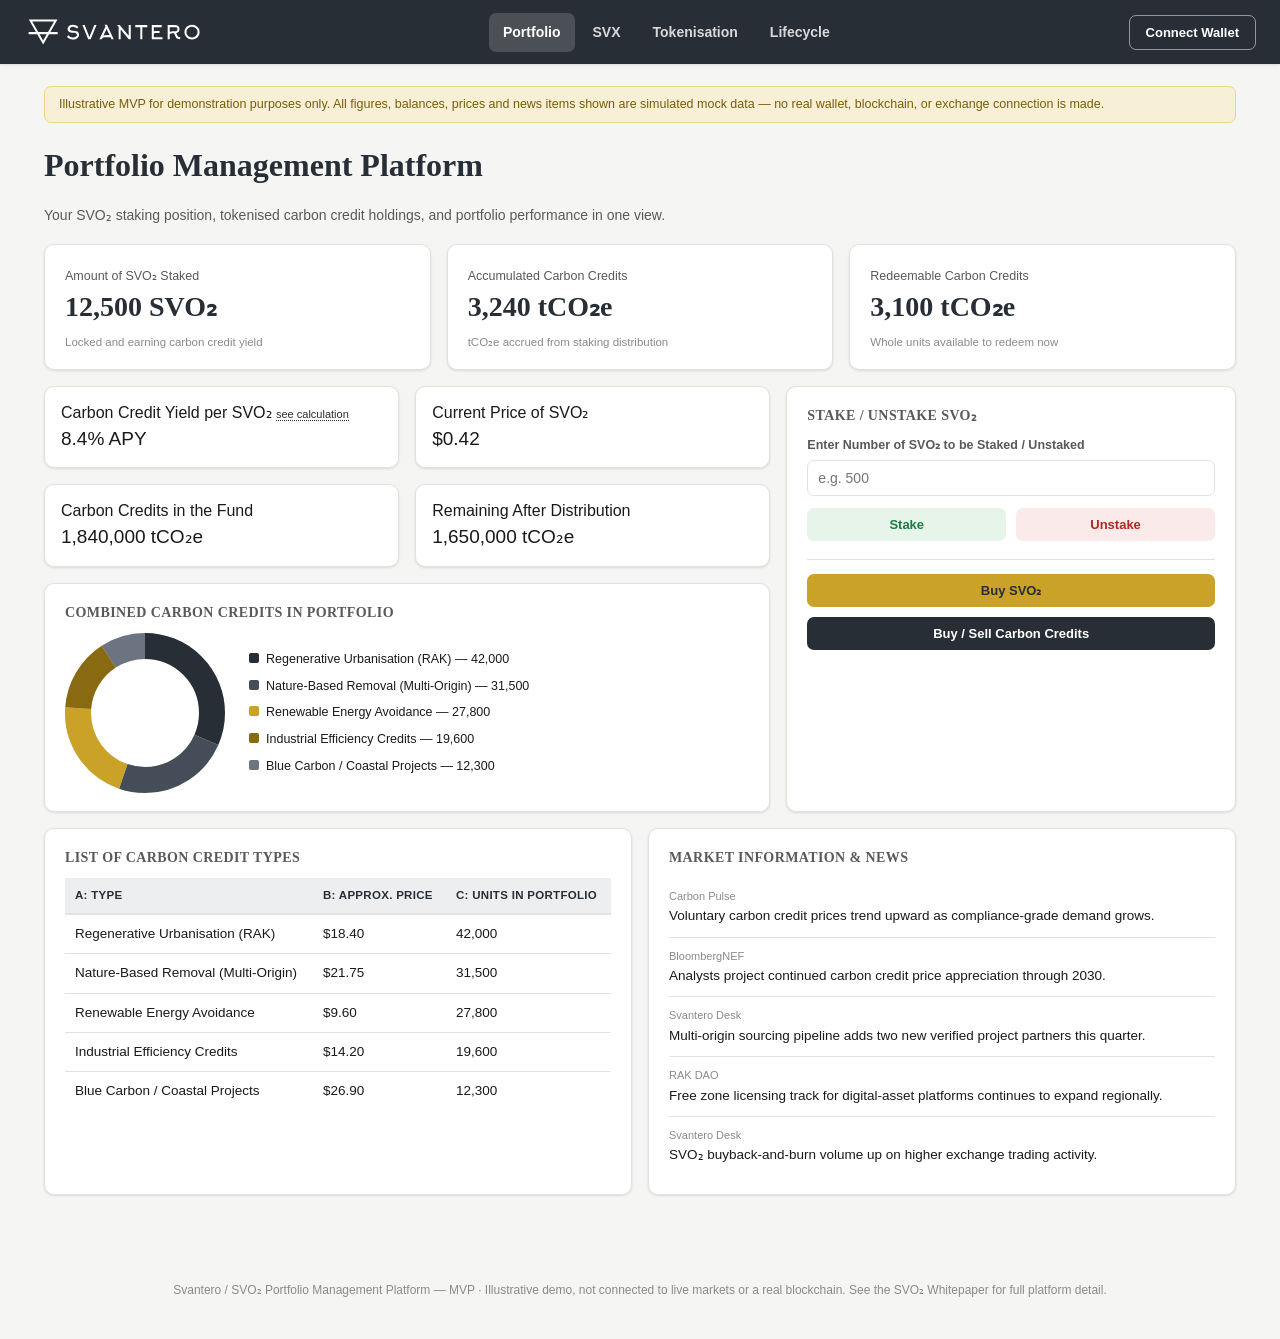
<file: index.html>
<!DOCTYPE html>
<html lang="en">
<head>
<meta charset="UTF-8">
<title>Svantero SVO₂ — Portfolio Management Platform (MVP)</title>
<meta name="viewport" content="width=device-width, initial-scale=1">
<meta name="description" content="Svantero SVO₂ Portfolio Management Platform — an illustrative MVP for staking SVO₂, holding tokenised carbon credits, and tracking portfolio performance. Simulated demo data only.">
<meta property="og:title" content="Svantero SVO₂ — Portfolio Management Platform (MVP)">
<meta property="og:description" content="Stake SVO₂, hold tokenised carbon credits, and track portfolio performance in one view. Illustrative demo.">
<meta property="og:type" content="website">
<link rel="icon" type="image/svg+xml" href="data:image/svg+xml,%3Csvg%20xmlns%3D%22http://www.w3.org/2000/svg%22%20viewBox%3D%220%200%20120%20120%22%3E%3Crect%20width%3D%22120%22%20height%3D%22120%22%20fill%3D%22%23282e35%22/%3E%3Cg%20transform%3D%22translate(15,14.865)%22%20fill%3D%22%23C9A227%22%3E%3Cpath%20d%3D%22M5,51h23.677L45,79.271L61.322,51H85v-6H64.786l19.63-34H5.584l19.63,34H5V51z%20M45,68.368L34.972,51h20.055L45,68.368z%20%20%20M14.765,16h60.47L58.492,45H31.508L14.765,16z%22/%3E%3C/g%3E%3C/svg%3E">
<link rel="stylesheet" href="style.css">
</head>
<body>

<header class="site-header" id="site-header"></header>

<div class="page-wrap">

  <div class="disclaimer-banner">
    Illustrative MVP for demonstration purposes only. All figures, balances, prices and news items shown are
    simulated mock data — no real wallet, blockchain, or exchange connection is made.
  </div>

  <div class="page-title">
    <div>
      <h1>Portfolio Management Platform</h1>
      <p>Your SVO₂ staking position, tokenised carbon credit holdings, and portfolio performance in one view.</p>
    </div>
  </div>

  <!-- Top stat row -->
  <div class="grid grid-3" style="margin-bottom:16px;">
    <div class="card stat-card">
      <div class="label">Amount of SVO₂ Staked</div>
      <div class="value" id="stat-staked">—</div>
      <div class="sub">Locked and earning carbon credit yield</div>
    </div>
    <div class="card stat-card">
      <div class="label">Accumulated Carbon Credits</div>
      <div class="value" id="stat-accumulated">—</div>
      <div class="sub">tCO₂e accrued from staking distribution</div>
    </div>
    <div class="card stat-card">
      <div class="label">Redeemable Carbon Credits</div>
      <div class="value" id="stat-redeemable">—</div>
      <div class="sub">Whole units available to redeem now</div>
    </div>
  </div>

  <!-- Main grid -->
  <div class="grid grid-main" style="margin-bottom:16px;">

    <div class="grid" style="grid-template-columns:1fr 1fr; align-content:start; gap:16px;">
      <div class="card stat-tile">
        <div class="label">Carbon Credit Yield per SVO₂ <span class="link-inline" onclick="SVO2.openModal('yield-modal')">see calculation</span></div>
        <div class="value" id="stat-yield">—</div>
      </div>
      <div class="card stat-tile">
        <div class="label">Current Price of SVO₂</div>
        <div class="value" id="stat-price">—</div>
      </div>
      <div class="card stat-tile">
        <div class="label">Carbon Credits in the Fund</div>
        <div class="value" id="stat-fund">—</div>
      </div>
      <div class="card stat-tile">
        <div class="label">Remaining After Distribution</div>
        <div class="value" id="stat-remaining">—</div>
      </div>

      <div class="card" style="grid-column:1/3;">
        <h3>Combined Carbon Credits in Portfolio</h3>
        <div class="chart-wrap">
          <svg width="160" height="160" id="portfolio-donut"></svg>
          <div class="legend" id="portfolio-legend"></div>
        </div>
      </div>
    </div>

    <!-- Right: staking + buy panels -->
    <div class="card">
      <h3>Stake / Unstake SVO₂</h3>
      <div class="field">
        <label for="stake-amount">Enter Number of SVO₂ to be Staked / Unstaked</label>
        <input type="number" id="stake-amount" placeholder="e.g. 500" min="0" max="100000000">
      </div>
      <div class="btn-row" style="margin-bottom:18px;">
        <button class="btn btn-buy btn-block" onclick="doStake('stake')">Stake</button>
        <button class="btn btn-sell btn-block" onclick="doStake('unstake')">Unstake</button>
      </div>
      <hr style="border:none;border-top:1px solid var(--border);margin:14px 0;">
      <button class="btn btn-primary btn-block" style="margin-bottom:10px;" onclick="SVO2.openModal('buy-svo-modal')">Buy SVO₂</button>
      <button class="btn btn-dark btn-block" onclick="SVO2.openModal('buy-cc-modal')">Buy / Sell Carbon Credits</button>
    </div>
  </div>

  <!-- Bottom row -->
  <div class="grid grid-2">
    <div class="card">
      <h3>List of Carbon Credit Types</h3>
      <div class="table-scroll"><table>
        <thead><tr><th>A: Type</th><th>B: Approx. Price</th><th>C: Units in Portfolio</th></tr></thead>
        <tbody id="cc-table-body"></tbody>
      </table></div>
    </div>
    <div class="card">
      <h3>Market Information &amp; News</h3>
      <div id="news-list"></div>
    </div>
  </div>

</div>

<div class="footer">
  Svantero / SVO₂ Portfolio Management Platform — MVP · Illustrative demo, not connected to live markets or a real blockchain.
  See the SVO₂ Whitepaper for full platform detail.
</div>

<!-- ===================== Modals ===================== -->

<div class="modal-overlay" id="yield-modal" aria-hidden="true">
  <div class="modal">
    <div class="modal-head"><h4>Carbon Credit Yield per SVO₂</h4><button class="modal-close" aria-label="Close" onclick="SVO2.closeModal('yield-modal')">&times;</button></div>
    <p style="font-size:13.5px;color:var(--grey);">
      Weighted average current price of carbon credits being distributed, divided by the price of SVO₂ (expressed
      as an annualised percentage yield).
    </p>
    <p style="font-family:Cambria,Georgia,serif;font-size:16px;text-align:center;background:var(--primary-pale);padding:12px;border-radius:8px;">
      Yc = (Vt × Fr) / Sc
    </p>
    <p style="font-size:12px;color:var(--grey-light);">
      Vt = transaction volume · Fr = platform fee rate · Sc = circulating supply. The headline figure shown is the
      current single-stake pool rate; distribution is recalculated automatically every 30 minutes.
    </p>
  </div>
</div>

<div class="modal-overlay" id="buy-svo-modal" aria-hidden="true">
  <div class="modal">
    <div class="modal-head"><h4>Buy SVO₂</h4><button class="modal-close" aria-label="Close" onclick="SVO2.closeModal('buy-svo-modal')">&times;</button></div>
    <div class="field">
      <label for="buy-svo-currency">Pay with</label>
      <select id="buy-svo-currency"><option>USDT</option><option>Digital Dirham (D-AED)</option><option>BTC</option><option>ETH</option></select>
    </div>
    <div class="field">
      <label for="buy-svo-amount">Amount to spend</label>
      <input type="number" id="buy-svo-amount" placeholder="e.g. 1000" min="0">
    </div>
    <button class="btn btn-primary btn-block" onclick="confirmBuySvo()">Confirm Purchase</button>
    <p class="modal-foot-note">Simulated transaction — settles instantly in this demo. No real funds are used. BTC/ETH amounts are converted at indicative reference rates.</p>
  </div>
</div>

<div class="modal-overlay" id="buy-cc-modal" aria-hidden="true">
  <div class="modal">
    <div class="modal-head"><h4>Buy / Sell Carbon Credits</h4><button class="modal-close" aria-label="Close" onclick="SVO2.closeModal('buy-cc-modal')">&times;</button></div>
    <div class="field">
      <label for="cc-type-select">Credit type</label>
      <select id="cc-type-select"></select>
    </div>
    <div class="field">
      <label for="cc-units">Units</label>
      <input type="number" id="cc-units" placeholder="e.g. 100" min="0">
    </div>
    <div class="field">
      <label for="cc-currency-select">Settle in</label>
      <select id="cc-currency-select">
        <option value="USDT">USDT</option>
        <option value="DAED">Digital Dirham (D-AED)</option>
        <option value="SVO2">SVO₂</option>
      </select>
    </div>
    <div class="btn-row">
      <button class="btn btn-buy btn-block" onclick="confirmCcTrade('buy')">Buy</button>
      <button class="btn btn-sell btn-block" onclick="confirmCcTrade('sell')">Sell</button>
    </div>
    <p class="modal-foot-note">Simulated transaction, priced at current mock market rate for the selected credit type. Digital Dirham uses the UAE's fixed peg of 3.6725 AED per USD.</p>
  </div>
</div>

<script src="app.js"></script>
<script>
  if (!window.SVO2) {
    document.querySelector(".page-wrap").innerHTML =
      '<div class="disclaimer-banner">Couldn\'t load the demo engine (app.js). Make sure app.js is in the same folder as this page, then reload.</div>';
  } else {
  SVO2.renderHeader("portfolio");

  document.getElementById("stat-staked").textContent = SVO2.fmt(SVO2.state.svoStaked) + " SVO₂";
  document.getElementById("stat-accumulated").textContent = SVO2.fmt(SVO2.state.accumulatedCredits) + " tCO₂e";
  document.getElementById("stat-redeemable").textContent = SVO2.fmt(SVO2.state.redeemableCredits) + " tCO₂e";
  // Yield now derives from the single-stake pool rate (single source of truth) rather than a hardcoded literal.
  document.getElementById("stat-yield").textContent = SVO2.stakingPools[0].apy.toFixed(1) + "% APY";
  document.getElementById("stat-price").textContent = SVO2.fmtUsd(SVO2.state.svoPrice);
  // Fund totals now come from SVO2.fundStats so this page can never drift from the platform figures.
  document.getElementById("stat-fund").textContent = SVO2.fmt(SVO2.fundStats.creditsInFund) + " tCO₂e";
  document.getElementById("stat-remaining").textContent = SVO2.fmt(SVO2.fundStats.remainingAfterDistribution) + " tCO₂e";

  SVO2.renderDonut(document.getElementById("portfolio-donut"), SVO2.creditTypes.map(c => ({ value: c.units, color: c.color })));
  document.getElementById("portfolio-legend").innerHTML = SVO2.creditTypes.map(c =>
    `<div><span class="sw" style="background:${c.color}"></span>${c.type} — ${SVO2.fmt(c.units)}</div>`
  ).join("");

  const ccBody = document.getElementById("cc-table-body");
  ccBody.innerHTML = SVO2.creditTypes.map(c =>
    `<tr><td>${c.type}</td><td>${SVO2.fmtUsd(c.price)}</td><td>${SVO2.fmt(c.units)}</td></tr>`
  ).join("");

  const ccSelect = document.getElementById("cc-type-select");
  ccSelect.innerHTML = SVO2.creditTypes.map(c => `<option value="${c.type}">${c.type} (${SVO2.fmtUsd(c.price)})</option>`).join("");

  document.getElementById("news-list").innerHTML = SVO2.marketNews.map(n =>
    `<div class="news-item"><div class="src">${n.src}</div><div class="headline">${n.headline}</div></div>`
  ).join("");

  window.doStake = function (action) {
    const amt = parseFloat(document.getElementById("stake-amount").value);
    if (!amt || amt <= 0) { SVO2.showToast("Enter an amount to " + action + "."); return; }
    if (action === "stake") {
      SVO2.state.svoStaked += amt;
      SVO2.showToast(`Staked ${SVO2.fmt(amt)} SVO₂ (simulated).`);
    } else {
      SVO2.state.svoStaked = Math.max(0, SVO2.state.svoStaked - amt);
      SVO2.showToast(`Unstaked ${SVO2.fmt(amt)} SVO₂ (simulated).`);
    }
    document.getElementById("stat-staked").textContent = SVO2.fmt(SVO2.state.svoStaked) + " SVO₂";
    document.getElementById("stake-amount").value = "";
  };

  window.confirmBuySvo = function () {
    const amt = parseFloat(document.getElementById("buy-svo-amount").value);
    const cur = document.getElementById("buy-svo-currency").value;
    if (!amt || amt <= 0) { SVO2.showToast("Enter an amount to spend."); return; }
    // Convert whatever currency the amount was entered in into USD first, then
    // divide by the USD price of SVO₂. Fixes the prior bug where 1 BTC was
    // treated as $1 (BTC/ETH weren't converted at all).
    const usdSpent = SVO2.spendToUsd(amt, cur);
    const purchased = usdSpent / SVO2.state.svoPrice;
    SVO2.closeModal("buy-svo-modal");
    SVO2.showToast(`Purchased ~${SVO2.fmt(purchased, 1)} SVO₂ using ${SVO2.fmt(amt)} ${cur} (≈ ${SVO2.fmtUsd(usdSpent)}, simulated).`);
    document.getElementById("buy-svo-amount").value = "";
  };

  window.confirmCcTrade = function (side) {
    const type = document.getElementById("cc-type-select").value;
    const units = parseFloat(document.getElementById("cc-units").value);
    const currency = document.getElementById("cc-currency-select").value;
    if (!units || units <= 0) { SVO2.showToast("Enter a number of units."); return; }
    const credit = SVO2.creditTypes.find(c => c.type === type);
    const totalUsd = credit ? credit.price * units : 0;
    const totalDisplay = credit ? SVO2.fmtQuote(totalUsd, currency) : "";
    SVO2.closeModal("buy-cc-modal");
    SVO2.showToast(`${side === "buy" ? "Bought" : "Sold"} ${SVO2.fmt(units)} units of ${type} for ${totalDisplay} (simulated).`);
    document.getElementById("cc-units").value = "";
  };
  }
</script>
</body>
</html>
</file>
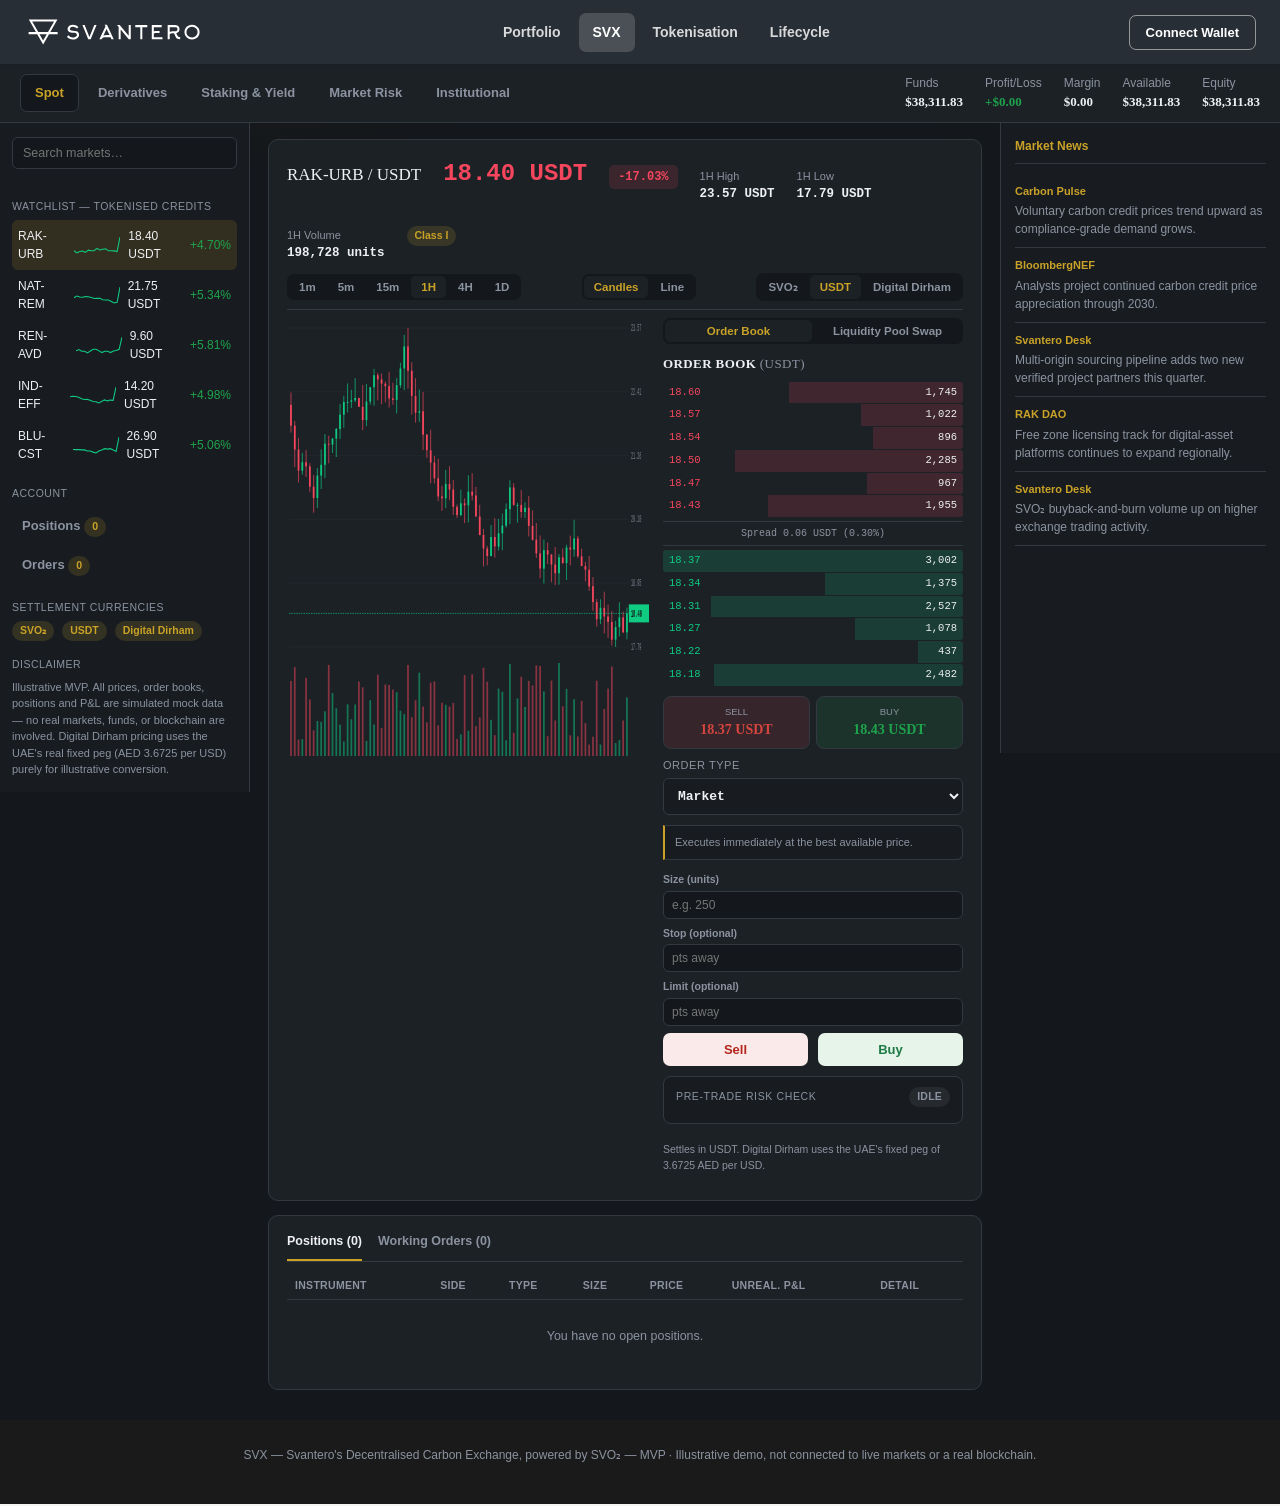
<file: exchange.html>
<!DOCTYPE html>
<html lang="en">
<head>
<meta charset="UTF-8">
<title>Redirecting to SVX — Svantero Decentralised Carbon Exchange</title>
<meta http-equiv="refresh" content="0; url=svx.html">
<meta name="viewport" content="width=device-width, initial-scale=1">
<link rel="canonical" href="svx.html">
<link rel="stylesheet" href="style.css">
<style>
  /* Minimal styling so the brief redirect page never flashes unstyled text. */
  .redirect-wrap{
    min-height:100vh;display:flex;align-items:center;justify-content:center;
    background:#14171b;color:#eef0f2;font-family:"Segoe UI","Helvetica Neue",Arial,sans-serif;padding:24px;
  }
  .redirect-card{
    text-align:center;max-width:420px;background:#1c2126;border:1px solid #33393f;
    border-radius:12px;padding:32px 28px;box-shadow:0 20px 60px rgba(0,0,0,.35);
  }
  .redirect-card h1{font-size:18px;color:#eef0f2;margin:0 0 10px;}
  .redirect-card p{font-size:14px;color:#8b93a0;line-height:1.6;margin:0 0 18px;}
  .redirect-card a{
    display:inline-block;background:#C9A227;color:#14171b;font-weight:700;font-size:13px;
    padding:10px 18px;border-radius:7px;text-decoration:none;
  }
</style>
</head>
<body>
<div class="redirect-wrap">
  <div class="redirect-card">
    <h1>The Decentralised Carbon Exchange is now SVX</h1>
    <p>Taking you to the SVX trading terminal. If you are not redirected automatically, use the button below.</p>
    <a href="svx.html">Continue to SVX &rarr;</a>
  </div>
</div>
<script>window.location.replace("svx.html");</script>
</body>
</html>
</file>
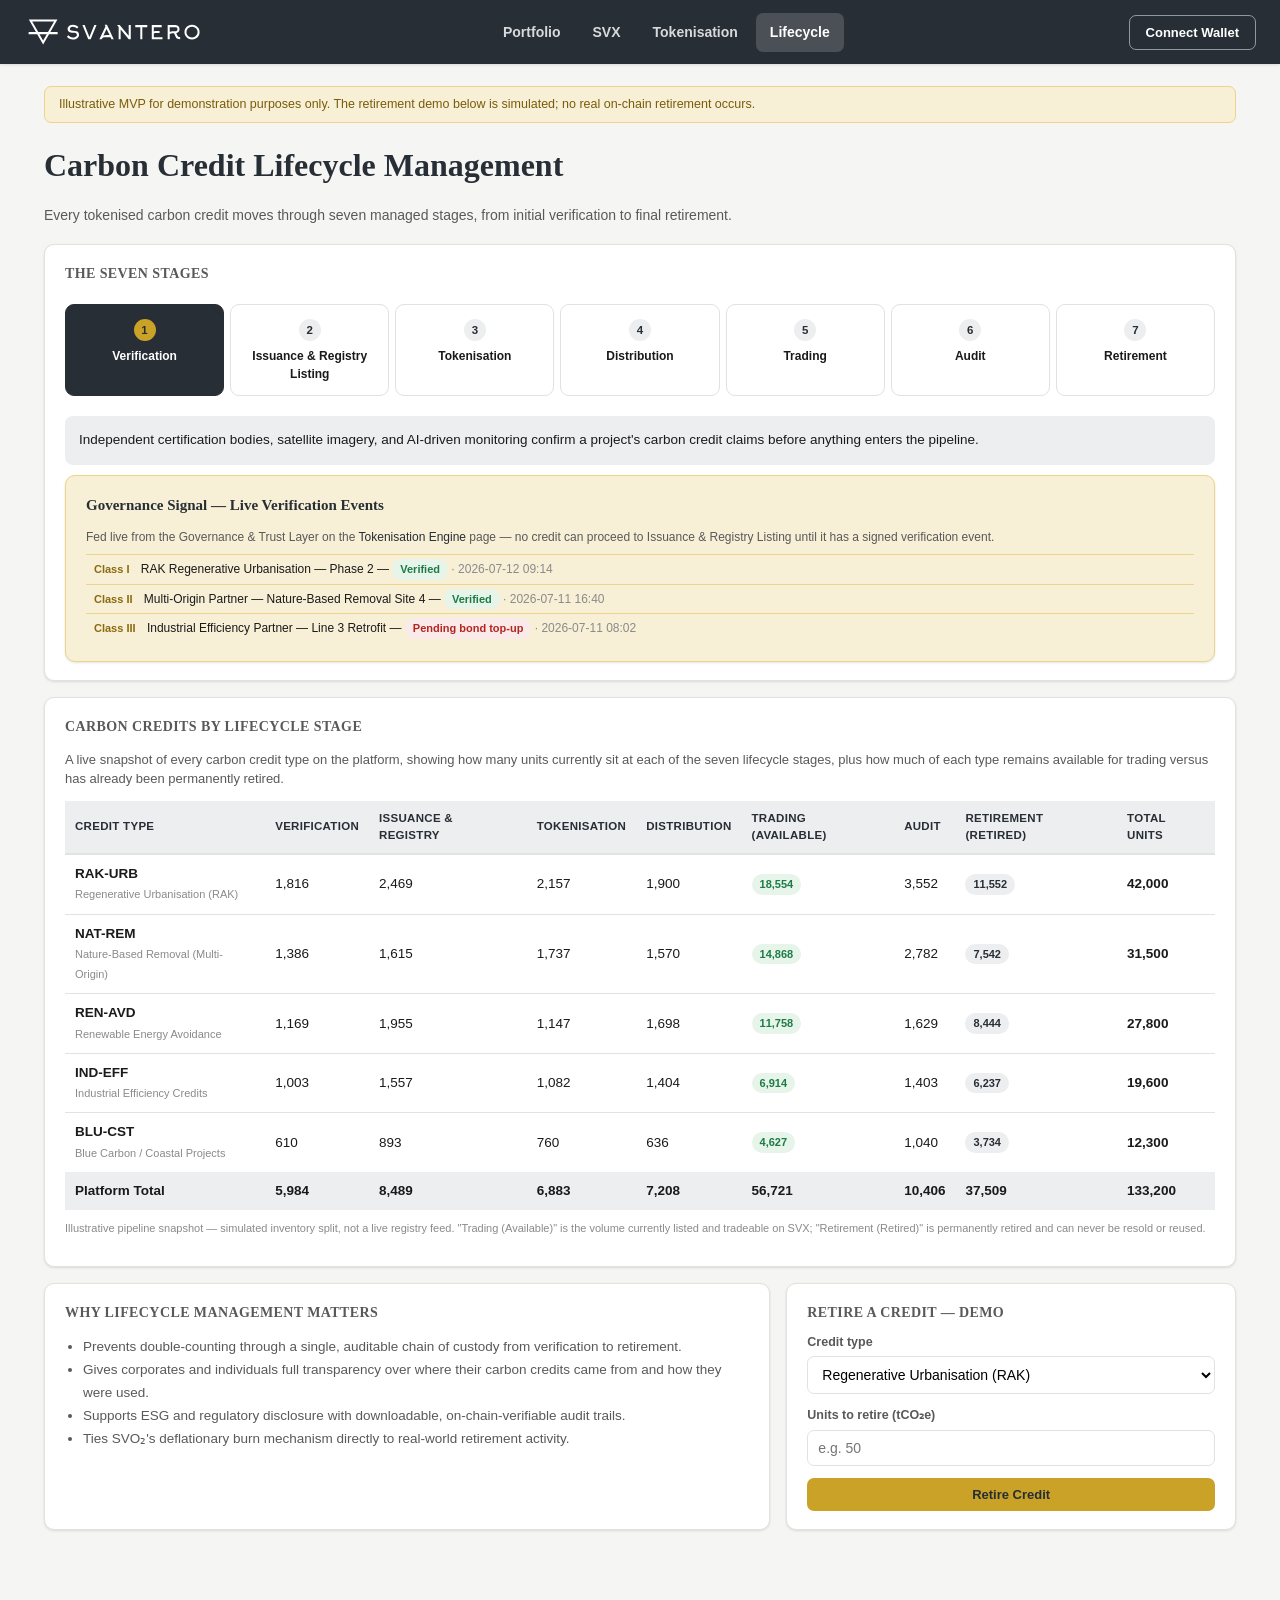
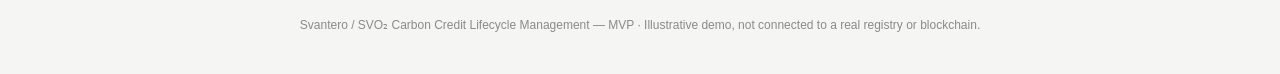
<file: lifecycle.html>
<!DOCTYPE html>
<html lang="en">
<head>
<meta charset="UTF-8">
<title>Svantero SVO₂ — Carbon Credit Lifecycle Management (MVP)</title>
<meta name="viewport" content="width=device-width, initial-scale=1">
<meta name="description" content="Carbon Credit Lifecycle Management — every tokenised Svantero SVO₂ credit moves through seven managed stages from verification to permanent retirement. Illustrative MVP.">
<meta property="og:title" content="Svantero SVO₂ — Carbon Credit Lifecycle Management (MVP)">
<meta property="og:description" content="Seven managed stages from verification to permanent on-chain retirement. Illustrative demo.">
<meta property="og:type" content="website">
<link rel="icon" type="image/svg+xml" href="data:image/svg+xml,%3Csvg%20xmlns%3D%22http://www.w3.org/2000/svg%22%20viewBox%3D%220%200%20120%20120%22%3E%3Crect%20width%3D%22120%22%20height%3D%22120%22%20fill%3D%22%23282e35%22/%3E%3Cg%20transform%3D%22translate(15,14.865)%22%20fill%3D%22%23C9A227%22%3E%3Cpath%20d%3D%22M5,51h23.677L45,79.271L61.322,51H85v-6H64.786l19.63-34H5.584l19.63,34H5V51z%20M45,68.368L34.972,51h20.055L45,68.368z%20%20%20M14.765,16h60.47L58.492,45H31.508L14.765,16z%22/%3E%3C/g%3E%3C/svg%3E">
<link rel="stylesheet" href="style.css">
</head>
<body>

<header class="site-header" id="site-header"></header>

<div class="page-wrap">

  <div class="disclaimer-banner">
    Illustrative MVP for demonstration purposes only. The retirement demo below is simulated; no real on-chain
    retirement occurs.
  </div>

  <div class="page-title">
    <div>
      <h1>Carbon Credit Lifecycle Management</h1>
      <p>Every tokenised carbon credit moves through seven managed stages, from initial verification to final retirement.</p>
    </div>
  </div>

  <div class="card" style="margin-bottom:16px;">
    <h3>The Seven Stages</h3>
    <div class="stepper" id="stepper"></div>
    <div id="stage-detail" style="margin-top:6px;padding:14px;background:var(--primary-pale);border-radius:8px;font-size:13.5px;color:var(--dark);"></div>
    <div id="governance-signal" style="margin-top:10px;"></div>
  </div>

  <div class="card" style="margin-bottom:16px;">
    <h3>Carbon Credits by Lifecycle Stage</h3>
    <p style="font-size:13px;color:var(--grey);margin-bottom:12px;">
      A live snapshot of every carbon credit type on the platform, showing how many units currently sit at each
      of the seven lifecycle stages, plus how much of each type remains available for trading versus has already
      been permanently retired.
    </p>
    <div style="overflow-x:auto;">
      <table id="stage-breakdown-table" style="min-width:920px;">
        <thead>
          <tr>
            <th>Credit Type</th>
            <th>Verification</th>
            <th>Issuance &amp; Registry</th>
            <th>Tokenisation</th>
            <th>Distribution</th>
            <th>Trading (Available)</th>
            <th>Audit</th>
            <th>Retirement (Retired)</th>
            <th>Total Units</th>
          </tr>
        </thead>
        <tbody id="stage-breakdown-body"></tbody>
        <tfoot id="stage-breakdown-foot"></tfoot>
      </table>
    </div>
    <p style="font-size:11px;color:var(--grey-light);margin-top:10px;">
      Illustrative pipeline snapshot — simulated inventory split, not a live registry feed. "Trading (Available)"
      is the volume currently listed and tradeable on SVX; "Retirement (Retired)" is permanently retired and can
      never be resold or reused.
    </p>
  </div>

  <div class="grid grid-main">
    <div class="card">
      <h3>Why Lifecycle Management Matters</h3>
      <ul style="font-size:13.5px;color:var(--grey);padding-left:18px;line-height:1.7;">
        <li>Prevents double-counting through a single, auditable chain of custody from verification to retirement.</li>
        <li>Gives corporates and individuals full transparency over where their carbon credits came from and how they were used.</li>
        <li>Supports ESG and regulatory disclosure with downloadable, on-chain-verifiable audit trails.</li>
        <li>Ties SVO₂'s deflationary burn mechanism directly to real-world retirement activity.</li>
      </ul>
    </div>

    <div class="card">
      <h3>Retire a Credit — Demo</h3>
      <div class="field">
        <label for="retire-type">Credit type</label>
        <select id="retire-type"></select>
      </div>
      <div class="field">
        <label for="retire-units">Units to retire (tCO₂e)</label>
        <input type="number" id="retire-units" placeholder="e.g. 50" min="0">
      </div>
      <button class="btn btn-primary btn-block" onclick="retireCredit()">Retire Credit</button>

      <div id="retire-result" style="display:none;margin-top:14px;padding:14px;border-radius:8px;background:#e6f4ea;font-size:13px;">
        <strong>Retirement certificate generated.</strong>
        <div id="retire-result-body" style="margin-top:6px;color:var(--grey);"></div>
      </div>
    </div>
  </div>

</div>

<div class="footer">
  Svantero / SVO₂ Carbon Credit Lifecycle Management — MVP · Illustrative demo, not connected to a real registry or blockchain.
</div>

<script src="app.js"></script>
<script>
  if (!window.SVO2) {
    document.querySelector(".page-wrap").innerHTML =
      '<div class="disclaimer-banner">Couldn\'t load the demo engine (app.js). Make sure app.js is in the same folder as this page, then reload.</div>';
  } else {
  SVO2.renderHeader("lifecycle");

  const stepperEl = document.getElementById("stepper");
  const detailEl = document.getElementById("stage-detail");

  function governanceSignalHtml(stageName) {
    if (stageName === "Verification") {
      const rows = SVO2.verificationEvents.slice(0, 3);
      return `
        <div class="card" style="background:var(--secondary-pale);border-color:#ecd48a;">
          <h4 style="margin-bottom:6px;">Governance Signal — Live Verification Events</h4>
          <p style="font-size:12px;color:var(--grey);margin-bottom:8px;">
            Fed live from the Governance &amp; Trust Layer on the <a href="tokenisation.html">Tokenisation Engine</a>
            page — no credit can proceed to Issuance &amp; Registry Listing until it has a signed verification event.
          </p>
          ${rows.map(v => `<div style="font-size:12px;padding:4px 0;border-top:1px solid #ecd48a;">
            <span class="tag tag-gold">${v.cls}</span> ${v.project} —
            <span class="tag ${v.status === "Verified" ? "tag-green" : "tag-red"}">${v.status}</span>
            <span style="color:var(--grey-light);"> · ${v.ts}</span>
          </div>`).join("")}
        </div>`;
    }
    if (stageName === "Audit") {
      return `
        <div class="card" style="background:var(--secondary-pale);border-color:#ecd48a;">
          <h4 style="margin-bottom:6px;">Governance Signal — Trust Class &amp; Bonding Reference</h4>
          <p style="font-size:12px;color:var(--grey);margin-bottom:8px;">
            Audit reports cross-reference each credit's Carbon Trust Class and origination partner bond, both
            set by the Governance &amp; Trust Layer on the <a href="tokenisation.html">Tokenisation Engine</a> page.
          </p>
          ${SVO2.trustClasses.map(t => `<div style="font-size:12px;padding:4px 0;border-top:1px solid #ecd48a;">
            <span class="tag tag-gold">${t.cls}</span> ${t.name} — bond requirement ${t.bonding}
          </div>`).join("")}
        </div>`;
    }
    return "";
  }

  function paintStepper(activeIdx) {
    stepperEl.innerHTML = SVO2.lifecycleStages.map((s, i) =>
      `<div class="step ${i === activeIdx ? "active" : ""}" onclick="selectStage(${i})" aria-pressed="${i === activeIdx}">
        <div class="num">${i + 1}</div><div class="name">${s.name}</div>
      </div>`
    ).join("");
    detailEl.textContent = SVO2.lifecycleStages[activeIdx].desc;
    document.getElementById("governance-signal").innerHTML = governanceSignalHtml(SVO2.lifecycleStages[activeIdx].name);
  }
  window.selectStage = function (i) { paintStepper(i); };
  paintStepper(0);

  /* ===================== Carbon Credits by Lifecycle Stage ===================== */
  function paintStageBreakdown() {
    const rows = SVO2.computeStageBreakdown();
    document.getElementById("stage-breakdown-body").innerHTML = rows.map(r => `
      <tr>
        <td><strong>${r.ticker}</strong><br><span style="font-size:11px;color:var(--grey-light);">${r.type}</span></td>
        <td>${SVO2.fmt(r.stages[0])}</td>
        <td>${SVO2.fmt(r.stages[1])}</td>
        <td>${SVO2.fmt(r.stages[2])}</td>
        <td>${SVO2.fmt(r.stages[3])}</td>
        <td><span class="tag tag-green">${SVO2.fmt(r.trading)}</span></td>
        <td>${SVO2.fmt(r.stages[5])}</td>
        <td><span class="tag" style="background:var(--primary-pale);color:var(--primary);">${SVO2.fmt(r.retired)}</span></td>
        <td><strong>${SVO2.fmt(r.units)}</strong></td>
      </tr>`
    ).join("");

    const totals = rows.reduce((acc, r) => {
      r.stages.forEach((v, i) => { acc.stages[i] = (acc.stages[i] || 0) + v; });
      acc.units += r.units;
      return acc;
    }, { stages: [], units: 0 });

    document.getElementById("stage-breakdown-foot").innerHTML = `
      <tr style="font-weight:700;background:var(--primary-pale);">
        <td>Platform Total</td>
        <td>${SVO2.fmt(totals.stages[0])}</td>
        <td>${SVO2.fmt(totals.stages[1])}</td>
        <td>${SVO2.fmt(totals.stages[2])}</td>
        <td>${SVO2.fmt(totals.stages[3])}</td>
        <td>${SVO2.fmt(totals.stages[4])}</td>
        <td>${SVO2.fmt(totals.stages[5])}</td>
        <td>${SVO2.fmt(totals.stages[6])}</td>
        <td>${SVO2.fmt(totals.units)}</td>
      </tr>`;
  }
  paintStageBreakdown();

  const retireSelect = document.getElementById("retire-type");
  retireSelect.innerHTML = SVO2.creditTypes.map(c => `<option value="${c.type}">${c.type}</option>`).join("");

  window.retireCredit = function () {
    const type = document.getElementById("retire-type").value;
    const units = parseFloat(document.getElementById("retire-units").value);
    if (!units || units <= 0) { SVO2.showToast("Enter a number of units to retire."); return; }
    const certId = "SVO2-RET-" + Math.floor(100000 + Math.random() * 900000);
    document.getElementById("retire-result-body").innerHTML =
      `Certificate ID: <strong>${certId}</strong><br>Credit type: ${type}<br>Units retired: ${SVO2.fmt(units)} tCO₂e
       <br>Timestamp: ${new Date().toLocaleString()}<br>Status: Permanently retired on-chain — cannot be resold or re-used.`;
    document.getElementById("retire-result").style.display = "block";
    SVO2.showToast(`Retired ${SVO2.fmt(units)} tCO₂e of ${type} (simulated).`);
    document.getElementById("retire-units").value = "";
  };
  }
</script>
</body>
</html>
</file>
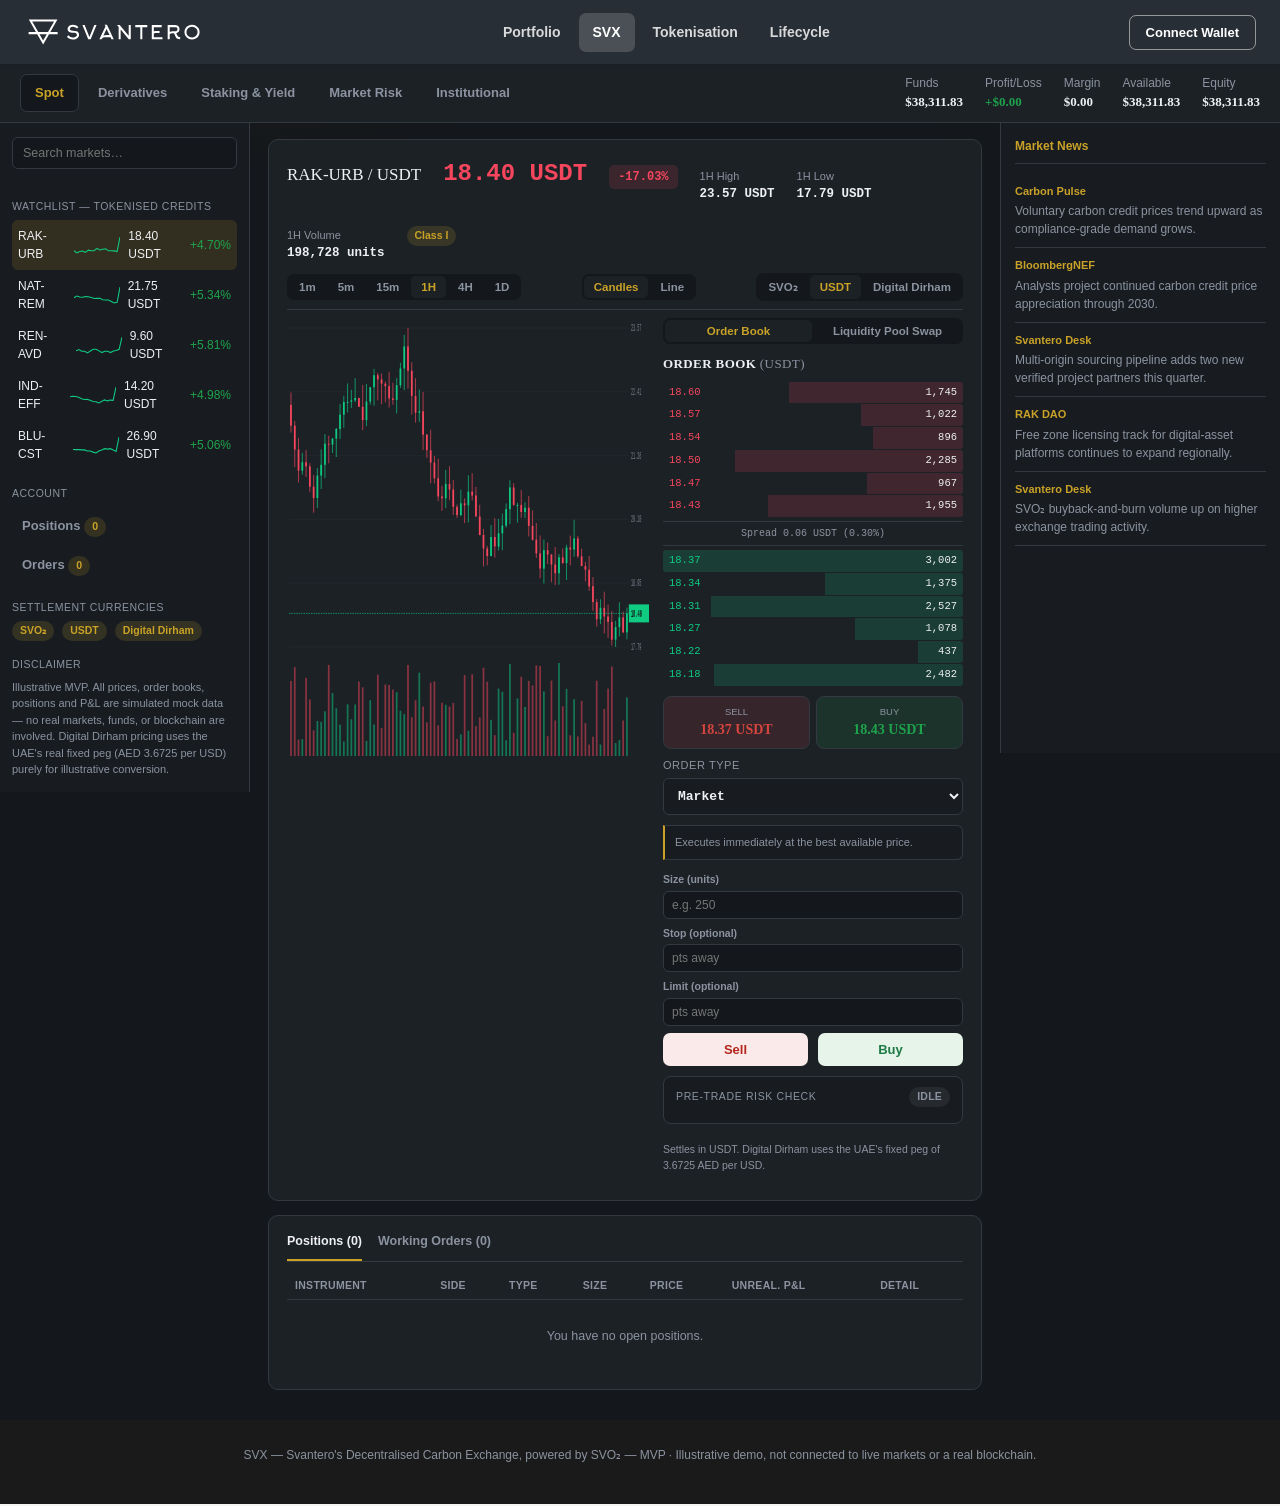
<file: svx.html>
<!DOCTYPE html>
<html lang="en">
<head>
<meta charset="UTF-8">
<title>SVX — Svantero Decentralised Carbon Exchange (MVP)</title>
<meta name="viewport" content="width=device-width, initial-scale=1">
<meta name="description" content="SVX — Svantero's Decentralised Carbon Exchange. Spot, derivatives, staking, market risk, and an institutional desk with OTC bilateral executions, all powered by SVO₂. Illustrative MVP.">
<meta property="og:title" content="SVX — Svantero Decentralised Carbon Exchange (MVP)">
<meta property="og:description" content="Spot, derivatives, staking, risk, and an institutional OTC desk — powered by SVO₂. Illustrative demo.">
<meta property="og:type" content="website">
<link rel="icon" type="image/svg+xml" href="data:image/svg+xml,%3Csvg%20xmlns%3D%22http://www.w3.org/2000/svg%22%20viewBox%3D%220%200%20120%20120%22%3E%3Crect%20width%3D%22120%22%20height%3D%22120%22%20fill%3D%22%23282e35%22/%3E%3Cg%20transform%3D%22translate(15,14.865)%22%20fill%3D%22%23C9A227%22%3E%3Cpath%20d%3D%22M5,51h23.677L45,79.271L61.322,51H85v-6H64.786l19.63-34H5.584l19.63,34H5V51z%20M45,68.368L34.972,51h20.055L45,68.368z%20%20%20M14.765,16h60.47L58.492,45H31.508L14.765,16z%22/%3E%3C/g%3E%3C/svg%3E">
<link rel="stylesheet" href="style.css">
</head>
<body>

<header class="site-header" id="site-header"></header>

<div class="svx-shell">
  <div class="svx-topbar">
    <div class="svx-tabs" id="svx-tabs"></div>
    <div class="svx-account-strip">
      <div>Funds<b id="acct-funds">—</b></div>
      <div>Profit/Loss<b id="acct-pnl">$0.00</b></div>
      <div>Margin<b id="acct-margin">$0.00</b></div>
      <div>Available<b id="acct-available">—</b></div>
      <div>Equity<b id="acct-equity">—</b></div>
    </div>
  </div>

  <div class="svx-body">
    <aside class="svx-sidebar">
      <input class="svx-search" id="svx-search" aria-label="Search markets" placeholder="Search markets…" oninput="filterMarkets(this.value)">
      <div class="svx-side-head">Watchlist — Tokenised Credits</div>
      <div id="svx-watchlist"></div>
      <div class="svx-side-head">Account</div>
      <div class="svx-nav-item">Positions <span class="svx-badge" id="pos-count-badge">0</span></div>
      <div class="svx-nav-item">Orders <span class="svx-badge" id="ord-count-badge">0</span></div>
      <div class="svx-side-head">Settlement Currencies</div>
      <div class="badge-list" style="margin-top:0;">
        <span class="svx-badge">SVO₂</span><span class="svx-badge">USDT</span><span class="svx-badge">Digital Dirham</span>
      </div>
      <div class="svx-side-head">Disclaimer</div>
      <div style="font-size:11px;color:var(--svx-text-dim);line-height:1.5;">
        Illustrative MVP. All prices, order books, positions and P&amp;L are simulated mock data — no real
        markets, funds, or blockchain are involved. Digital Dirham pricing uses the UAE's real fixed peg
        (AED 3.6725 per USD) purely for illustrative conversion.
      </div>
    </aside>

    <main class="svx-main" id="svx-main"></main>

    <aside class="svx-feed">
      <div class="svx-feed-tabs"><span class="active">Market News</span></div>
      <div id="svx-news"></div>
    </aside>
  </div>
</div>

<div class="footer" style="background:var(--dark);color:#8b93a0;">
  SVX — Svantero's Decentralised Carbon Exchange, powered by SVO₂ — MVP · Illustrative demo, not connected to live markets or a real blockchain.
</div>

<script src="app.js"></script>
<script>
if (!window.SVO2) {
  document.querySelector(".svx-shell").innerHTML =
    '<div style="padding:40px;color:#eef0f2;font-family:Segoe UI,Arial,sans-serif;">Couldn\'t load the demo engine (app.js). Make sure app.js is in the same folder as this page, then reload.</div>';
} else {
  SVO2.renderHeader("svx");

  const BASE_EQUITY = SVO2.ACCOUNT_BASE_EQUITY;

  const svxState = {
    tab: "spot",
    selected: 0,
    positions: [],
    orders: [],
    timeframe: "1H",
    chartType: "candles",
    quoteCurrency: "USDT",
    optionQty: {},
    selectedOptionIdx: 0,
    selectedOptionSide: "buy",
    futureQty: {},
    tradeMode: "orderbook",
    swapDir: "quoteToBase",
    swapSlippage: 0.5,
    pools: {},
    marketFilter: "",

    // ---- Institutional desk ----
    orderType: "market",
    lastRiskResult: null,
    execLog: [],
    sviSection: "bilateral",   // Bilateral Executions is the first/default institutional view
    subAccounts: [
      { id: "main", name: "Main Trading Desk", equity: BASE_EQUITY, maxOrderSize: 5000, maxDrawdown: 15, allocPct: 60 },
      { id: "mm", name: "Market-Making Desk", equity: 21500.00, maxOrderSize: 12000, maxDrawdown: 8, allocPct: 25 },
      { id: "quant", name: "Quant Strategies", equity: 9600.00, maxOrderSize: 3000, maxDrawdown: 20, allocPct: 15 },
    ],
    activeSubAccount: "main",
    l3Interval: null,
    l3Running: false,
    fixSeq: 1,
    stpNetted: 128,
    stpRate: 99.4,

    // ---- Bilateral / OTC desk ----
    bilateralSecurity: 0,
    bilateralSide: "buy",
    bilateralCptys: {},         // name -> selected bool
    bilateralQuotes: [],        // last requested quotes
    bilateralBlotter: [],       // booked OTC trades
    cptyFeedback: {},           // name -> "up" | "down"
    bilSpreadA: 0,
    bilSpreadB: 2,
    dataSpreadA: 1,
    dataSpreadB: 4,
  };

  // Counterparties for the bilateral (OTC) desk — mirrors a salesperson/TOMS
  // "suggested clients" panel: recent axe direction, size held, last contact.
  const BILATERAL_CPTYS = [
    { name: "Meridian Capital",        sell: 162, buy: 30,  held: 17662, contacted: "12/27", user: "J. Filocamo" },
    { name: "AAEX Advisors",           sell: 0,   buy: 116, held: 8420,  contacted: "12/27", user: "L. Liang" },
    { name: "Qatar Asset Mgmt (QAM)",  sell: 0,   buy: 129, held: 24110, contacted: "01/03", user: "O. Sarii" },
    { name: "Helvetia Desk",           sell: 18,  buy: 624, held: 0,     contacted: "12/27", user: "J. Filocamo" },
    { name: "Verdant Climate (VCON)",  sell: 0,   buy: 0,   held: 16813, contacted: "01/03", user: "J. Filocamo" },
  ];

  const TIMEFRAMES = [
    { key: "1m", label: "1m", count: 140, vol: 0.006 },
    { key: "5m", label: "5m", count: 120, vol: 0.010 },
    { key: "15m", label: "15m", count: 100, vol: 0.014 },
    { key: "1H", label: "1H", count: 90, vol: 0.020 },
    { key: "4H", label: "4H", count: 75, vol: 0.030 },
    { key: "1D", label: "1D", count: 60, vol: 0.045 },
  ];

  function setTimeframe(key) { svxState.timeframe = key; renderMain(); }
  function setChartType(type) { svxState.chartType = type; renderMain(); }
  function setQuoteCurrency(key) { svxState.quoteCurrency = key; renderMain(); paintWatchlist(); }
  window.setTimeframe = setTimeframe; window.setChartType = setChartType; window.setQuoteCurrency = setQuoteCurrency;

  function buildDepthBook(price, seed) {
    const rng = SVO2.mulberry32(seed);
    const bids = [], asks = [];
    let bp = price - price * 0.0015, ap = price + price * 0.0015;
    for (let i = 0; i < 6; i++) {
      bids.push({ price: bp, size: Math.round(300 + rng() * 3000) });
      bp -= price * 0.0015 * (1 + rng());
      asks.push({ price: ap, size: Math.round(300 + rng() * 3000) });
      ap += price * 0.0015 * (1 + rng());
    }
    return { bids, asks };
  }

  /* ===================== Liquidity Pool (constant-product AMM) swap ===================== */
  function setTradeMode(mode) { svxState.tradeMode = mode; renderMain(); }
  function flipSwapDirection() { svxState.swapDir = svxState.swapDir === "quoteToBase" ? "baseToQuote" : "quoteToBase"; renderMain(); }
  function setSwapSlippage(v) { svxState.swapSlippage = v; renderMain(); }
  window.setTradeMode = setTradeMode; window.flipSwapDirection = flipSwapDirection; window.setSwapSlippage = setSwapSlippage;

  function getPool(i, qc) {
    const key = `${i}_${qc}`;
    if (!svxState.pools[key]) {
      const c = SVO2.creditTypes[i];
      const rng = SVO2.mulberry32(5000 + i * 23 + qc.charCodeAt(0) * 7);
      const tvlUsd = 600000 + rng() * 1800000;
      const reserveBaseUsd = tvlUsd / 2;
      svxState.pools[key] = { reserveBase: reserveBaseUsd / c.price, reserveQuote: SVO2.convertPrice(reserveBaseUsd, qc) };
    }
    return svxState.pools[key];
  }

  function ammQuote(reserveIn, reserveOut, amountIn, feeBps = 30) {
    const spotPrice = reserveOut / reserveIn;
    if (!amountIn || amountIn <= 0) return { amountOut: 0, priceImpactPct: 0, executionPrice: 0, spotPrice };
    const amountInWithFee = amountIn * (1 - feeBps / 10000);
    const amountOut = (reserveOut * amountInWithFee) / (reserveIn + amountInWithFee);
    const executionPrice = amountOut / amountIn;
    const priceImpactPct = Math.max(0, 1 - executionPrice / spotPrice) * 100;
    return { amountOut, priceImpactPct, executionPrice, spotPrice };
  }

  function currentSwapQuote() {
    const c = SVO2.creditTypes[svxState.selected];
    const qc = svxState.quoteCurrency;
    const pool = getPool(svxState.selected, qc);
    const amountIn = parseFloat(document.getElementById("swap-amount-in")?.value) || 0;
    const dir = svxState.swapDir;
    const reserveIn = dir === "quoteToBase" ? pool.reserveQuote : pool.reserveBase;
    const reserveOut = dir === "quoteToBase" ? pool.reserveBase : pool.reserveQuote;
    const q = ammQuote(reserveIn, reserveOut, amountIn);
    return Object.assign(q, { pool, dir, amountIn, c, qc });
  }

  function updateSwapQuoteDisplay() {
    const q = currentSwapQuote();
    const qcLabel = q.qc === "SVO2" ? "SVO₂" : q.qc;
    const outLbl = q.dir === "quoteToBase" ? q.c.ticker : qcLabel;
    const outEl = document.getElementById("swap-amount-out");
    const impactEl = document.getElementById("swap-impact");
    if (outEl) outEl.textContent = SVO2.fmt(q.amountOut, q.dir === "quoteToBase" ? 3 : 2) + " " + outLbl;
    if (impactEl) {
      impactEl.textContent = q.priceImpactPct.toFixed(3) + "%";
      impactEl.className = q.priceImpactPct > svxState.swapSlippage ? "impact-high" : "";
    }
  }
  window.updateSwapQuoteDisplay = updateSwapQuoteDisplay;

  function executeSwap() {
    const q = currentSwapQuote();
    if (!q.amountIn || q.amountIn <= 0) { SVO2.showToast("Enter an amount to swap."); return; }
    if (q.priceImpactPct > svxState.swapSlippage) {
      SVO2.showToast(`Price impact ${q.priceImpactPct.toFixed(2)}% exceeds ${svxState.swapSlippage}% slippage tolerance — raise tolerance or reduce size.`);
      return;
    }
    const pool = q.pool;
    if (q.dir === "quoteToBase") { pool.reserveQuote += q.amountIn; pool.reserveBase -= q.amountOut; }
    else { pool.reserveBase += q.amountIn; pool.reserveQuote -= q.amountOut; }
    const qcLabel = q.qc === "SVO2" ? "SVO₂" : q.qc;
    const inLbl = q.dir === "quoteToBase" ? qcLabel : q.c.ticker;
    const outLbl = q.dir === "quoteToBase" ? q.c.ticker : qcLabel;
    svxState.positions.push({
      instrument: q.c.ticker, side: q.dir === "quoteToBase" ? "buy" : "sell", type: "AMM Swap",
      size: q.dir === "quoteToBase" ? q.amountOut : q.amountIn, price: q.c.price,
      detail: `Swapped ${SVO2.fmt(q.amountIn, 2)} ${inLbl} → ${SVO2.fmt(q.amountOut, 3)} ${outLbl} · ${q.priceImpactPct.toFixed(2)}% impact`,
    });
    refreshAccountStrip(); renderMain();
    SVO2.showToast(`Swapped ${SVO2.fmt(q.amountIn, 2)} ${inLbl} → ${SVO2.fmt(q.amountOut, 3)} ${outLbl} via liquidity pool (simulated).`);
  }
  window.executeSwap = executeSwap;

  function renderSwapWidget(c, qc) {
    const pool = getPool(svxState.selected, qc);
    const dir = svxState.swapDir;
    const qcLabel = qc === "SVO2" ? "SVO₂" : qc;
    const payLabel = dir === "quoteToBase" ? qcLabel : c.ticker;
    const receiveLabel = dir === "quoteToBase" ? c.ticker : qcLabel;
    const spotPrice = pool.reserveQuote / pool.reserveBase;
    const slippageOpts = [0.1, 0.5, 1.0];
    return `
      <h3>Liquidity Pool Swap <span class="svx-badge">${c.ticker}/${qcLabel}</span></h3>
      <div class="svx-field">
        <label>You pay</label>
        <div style="display:flex;gap:6px;">
          <input type="number" id="swap-amount-in" placeholder="0.00" min="0" oninput="updateSwapQuoteDisplay()" style="flex:1;">
          <div style="min-width:58px;padding:6px 8px;border-radius:6px;border:1px solid var(--svx-border);background:var(--svx-bg);color:var(--svx-text-dim);font-size:11px;display:flex;align-items:center;justify-content:center;">${payLabel}</div>
        </div>
      </div>
      <div class="svx-swap-flip" onclick="flipSwapDirection()" title="Flip direction" aria-label="Flip swap direction">&#8645;</div>
      <div class="svx-field">
        <label>You receive (estimated)</label>
        <div style="display:flex;gap:6px;">
          <div class="swap-out-value" id="swap-amount-out" style="flex:1;">0.00</div>
          <div style="min-width:58px;padding:6px 8px;border-radius:6px;border:1px solid var(--svx-border);background:var(--svx-bg);color:var(--svx-text-dim);font-size:11px;display:flex;align-items:center;justify-content:center;">${receiveLabel}</div>
        </div>
      </div>
      <div class="svx-swap-meta">
        <div>Pool reserves <span>${SVO2.fmt(pool.reserveBase, 1)} ${c.ticker} / ${SVO2.fmt(pool.reserveQuote, 0)} ${qcLabel}</span></div>
        <div>Implied pool price <span>${SVO2.fmt(spotPrice, qc === "SVO2" ? 3 : 2)} ${qcLabel}</span></div>
        <div>Price impact <span id="swap-impact">0.000%</span></div>
        <div>Pool fee <span>0.30%</span></div>
      </div>
      <div class="svx-field">
        <label>Slippage tolerance</label>
        <div class="tv-btn-group" style="width:100%;">
          ${slippageOpts.map(v => `<button style="flex:1;" class="${svxState.swapSlippage === v ? "active" : ""}" onclick="setSwapSlippage(${v})">${v}%</button>`).join("")}
        </div>
      </div>
      <button class="btn btn-primary btn-block" onclick="executeSwap()">Swap Now via Liquidity Pool</button>
      <p style="font-size:10.5px;color:var(--svx-text-dim);margin-top:8px;line-height:1.5;">
        Instant execution against the on-chain ${c.ticker}/${qcLabel} pool — no order book, no counterparty
        matching; price is set by the constant-product curve. Simulated AMM, illustrative only.
      </p>`;
  }

  const TABS = [
    { key: "spot", label: "Spot" },
    { key: "derivatives", label: "Derivatives" },
    { key: "staking", label: "Staking & Yield" },
    { key: "risk", label: "Market Risk" },
    { key: "institutional", label: "Institutional" },
  ];

  function paintTabs() {
    document.getElementById("svx-tabs").innerHTML = TABS.map(t =>
      `<div class="svx-tab ${t.key === svxState.tab ? "active" : ""}" onclick="setTab('${t.key}')" aria-pressed="${t.key === svxState.tab}">${t.label}</div>`
    ).join("");
  }
  function setTab(key) {
    if (svxState.tab === "institutional" && key !== "institutional") stopL3Feed();
    svxState.tab = key;
    paintTabs();
    renderMain();
  }
  window.setTab = setTab;

  /* ---------------- Watchlist (with market search filter) ---------------- */
  function matchFilter(c) {
    const f = svxState.marketFilter.trim().toLowerCase();
    if (!f) return true;
    return c.ticker.toLowerCase().includes(f) || c.type.toLowerCase().includes(f);
  }
  function filterMarkets(v) { svxState.marketFilter = v || ""; paintWatchlist(); }
  window.filterMarkets = filterMarkets;

  function paintWatchlist() {
    const wrap = document.getElementById("svx-watchlist");
    const visible = SVO2.creditTypes.map((c, i) => ({ c, i })).filter(o => matchFilter(o.c));
    if (!visible.length) { wrap.innerHTML = `<div class="svx-empty-state">No markets match "${svxState.marketFilter}".</div>`; return; }
    wrap.innerHTML = visible.map(({ c, i }) => `
      <div class="svx-watch-row ${i === svxState.selected ? "active" : ""}" onclick="selectInstrument(${i})" aria-pressed="${i === svxState.selected}">
        <span class="nm">${c.ticker}</span>
        <svg class="tv-watch-spark" width="46" height="20" id="spark-${i}"></svg>
        <span class="px" id="wl-px-${i}"></span>
      </div>`
    ).join("");
    visible.forEach(({ c, i }) => {
      const sparkEl = document.getElementById(`spark-${i}`);
      if (!sparkEl) return;
      const rng = SVO2.mulberry32(300 + i * 19);
      const series = [];
      let v = c.price * 0.95;
      for (let k = 0; k < 16; k++) { v += (rng() - 0.47) * (c.price * 0.015); series.push(v); }
      series.push(c.price);
      SVO2.renderSparkline(sparkEl, series);
      const chg = ((series[series.length - 1] - series[0]) / series[0]) * 100;
      const up = chg >= 0;
      document.getElementById(`wl-px-${i}`).innerHTML =
        `<span>${SVO2.fmtQuote(c.price, svxState.quoteCurrency)}</span><span class="${up ? "svx-up" : "svx-down"}">${up ? "+" : ""}${chg.toFixed(2)}%</span>`;
    });
  }
  function selectInstrument(i) { svxState.selected = i; if (svxState.tab === "spot") renderMain(); paintWatchlist(); }
  window.selectInstrument = selectInstrument;

  function paintNews() {
    document.getElementById("svx-news").innerHTML = SVO2.marketNews.map(n =>
      `<div class="svx-news-item"><div class="src">${n.src}</div><div class="hl">${n.headline}</div></div>`
    ).join("");
  }

  function bottomPanelHtml() {
    const qc = svxState.quoteCurrency;
    const posRows = svxState.positions.length
      ? svxState.positions.map(p => {
          const pnl = positionPnl(p);
          return `<tr>
          <td>${p.instrument}</td><td><span class="svx-badge ${p.side === "buy" ? "buy" : "sell"}">${p.side.toUpperCase()}</span></td>
          <td>${p.type}</td><td>${SVO2.fmt(p.size)}</td><td>${SVO2.fmtQuote(p.price, qc)}</td>
          <td class="${pnl >= 0 ? "svx-up" : "svx-down"}">${pnl >= 0 ? "+" : "-"}${SVO2.fmtUsd(Math.abs(pnl))}</td>
          <td>${p.detail || "—"}</td>
        </tr>`;
        }).join("")
      : `<tr><td colspan="7"><div class="svx-empty-state">You have no open positions.</div></td></tr>`;
    return `
      <div class="svx-panel">
        <div class="svx-bottom-tabs"><span class="active">Positions (${svxState.positions.length})</span><span>Working Orders (${svxState.orders.length})</span></div>
        <div class="table-scroll"><table class="svx-table">
          <thead><tr><th>Instrument</th><th>Side</th><th>Type</th><th>Size</th><th>Price</th><th>Unreal. P&amp;L</th><th>Detail</th></tr></thead>
          <tbody>${posRows}</tbody>
        </table></div>
      </div>`;
  }

  /* ---------------- Mark-to-market so P&L / equity actually move ----------------
     Each position gets a deterministic mark a few percent from entry; unrealised
     P&L is (mark − entry) × size, signed by side. Equity = base + total P&L. */
  function positionMark(p) {
    if (p._mark == null) {
      const seed = Math.floor(p.price * 1000) + Math.round(p.size) + (svxState.positions.indexOf(p) + 1) * 7;
      const r = SVO2.mulberry32(seed)();
      p._mark = p.price * (1 + (r - 0.5) * 0.04);
    }
    return p._mark;
  }
  function positionPnl(p) {
    const sign = p.side === "buy" ? 1 : -1;
    return (positionMark(p) - p.price) * p.size * sign;
  }

  function refreshAccountStrip() {
    const margin = svxState.positions.reduce((s, p) => s + p.price * p.size * 0.1, 0);
    const pnl = svxState.positions.reduce((s, p) => s + positionPnl(p), 0);
    const equity = BASE_EQUITY + pnl;
    document.getElementById("acct-funds").textContent = SVO2.fmtUsd(BASE_EQUITY);
    document.getElementById("acct-margin").textContent = SVO2.fmtUsd(margin);
    document.getElementById("acct-available").textContent = SVO2.fmtUsd(Math.max(0, equity - margin));
    document.getElementById("acct-equity").textContent = SVO2.fmtUsd(equity);
    const pnlEl = document.getElementById("acct-pnl");
    pnlEl.textContent = (pnl >= 0 ? "+" : "-") + SVO2.fmtUsd(Math.abs(pnl));
    pnlEl.style.color = pnl >= 0 ? "var(--svx-buy)" : "var(--svx-sell)";
    document.getElementById("pos-count-badge").textContent = svxState.positions.length;
    document.getElementById("ord-count-badge").textContent = svxState.orders.length;
  }

  /* ===================== SPOT ===================== */
  function renderSpot() {
    const c = SVO2.creditTypes[svxState.selected];
    const tf = TIMEFRAMES.find(t => t.key === svxState.timeframe);
    const tfIdx = TIMEFRAMES.indexOf(tf);
    const seed = 700 + svxState.selected * 13 + tfIdx * 31;
    const candles = SVO2.generateOHLC(c.price, tf.count, seed, tf.vol);
    const first = candles[0].open;
    const last = candles[candles.length - 1].close;
    const changePct = ((last - first) / first) * 100;
    const up = changePct >= 0;
    const dayHigh = Math.max(...candles.map(x => x.high));
    const dayLow = Math.min(...candles.map(x => x.low));
    const volSum = candles.reduce((s, x) => s + x.volume, 0);

    const depth = buildDepthBook(c.price, 900 + svxState.selected * 7);
    const maxSize = Math.max(...depth.bids.map(b => b.size), ...depth.asks.map(a => a.size));
    const bestBid = depth.bids[0].price, bestAsk = depth.asks[0].price;
    const spread = bestAsk - bestBid;
    const qc = svxState.quoteCurrency;

    return `
      <div class="svx-panel">
        <div class="tv-ticker">
          <span class="pair">${c.ticker} / ${qc === "SVO2" ? "SVO₂" : qc}</span>
          <span class="last-price ${up ? "up" : "down"}">${SVO2.fmtQuote(last, qc)}</span>
          <span class="chg-badge ${up ? "up" : "down"}">${up ? "+" : ""}${changePct.toFixed(2)}%</span>
          <span class="stat">${tf.label} High<b>${SVO2.fmtQuote(dayHigh, qc)}</b></span>
          <span class="stat">${tf.label} Low<b>${SVO2.fmtQuote(dayLow, qc)}</b></span>
          <span class="stat">${tf.label} Volume<b>${SVO2.fmt(Math.round(volSum))} units</b></span>
          <span class="svx-badge">${c.trustClass}</span>
        </div>

        <div class="tv-toolbar">
          <div class="tv-btn-group">
            ${TIMEFRAMES.map(t => `<button class="${t.key === svxState.timeframe ? "active" : ""}" onclick="setTimeframe('${t.key}')">${t.label}</button>`).join("")}
          </div>
          <div class="tv-btn-group">
            <button class="${svxState.chartType === "candles" ? "active" : ""}" onclick="setChartType('candles')">Candles</button>
            <button class="${svxState.chartType === "line" ? "active" : ""}" onclick="setChartType('line')">Line</button>
          </div>
          <div class="tv-btn-group">
            ${SVO2.quoteCurrencies.map(q => `<button class="${q.key === qc ? "active" : ""}" onclick="setQuoteCurrency('${q.key}')">${q.label}</button>`).join("")}
          </div>
        </div>

        <div class="svx-grid-trade">
          <div class="tv-chart-wrap" id="candle-chart-wrap"></div>

          <div class="svx-trade-col">
            <div class="tv-btn-group svx-mode-toggle">
              <button class="${svxState.tradeMode === "orderbook" ? "active" : ""}" onclick="setTradeMode('orderbook')">Order Book</button>
              <button class="${svxState.tradeMode === "swap" ? "active" : ""}" onclick="setTradeMode('swap')">Liquidity Pool Swap</button>
            </div>

            ${svxState.tradeMode === "orderbook" ? `
              <h3 style="margin-bottom:8px;">Order Book <span style="color:var(--svx-text-dim);font-weight:400;">(${qc === "SVO2" ? "SVO₂" : qc})</span></h3>
              ${depth.asks.slice().reverse().map(a => `
                <div class="tv-depth-row"><div class="tv-depth-bar ask" style="width:${((a.size / maxSize) * 100).toFixed(0)}%;"></div>
                  <span class="p ask">${SVO2.fmt(SVO2.convertPrice(a.price, qc), qc === "SVO2" ? 3 : 2)}</span><span>${SVO2.fmt(a.size)}</span></div>
              `).join("")}
              <div class="tv-spread-row">Spread ${SVO2.fmtQuote(spread, qc)} (${((spread / c.price) * 100).toFixed(2)}%)</div>
              ${depth.bids.map(b => `
                <div class="tv-depth-row"><div class="tv-depth-bar bid" style="width:${((b.size / maxSize) * 100).toFixed(0)}%;"></div>
                  <span class="p bid">${SVO2.fmt(SVO2.convertPrice(b.price, qc), qc === "SVO2" ? 3 : 2)}</span><span>${SVO2.fmt(b.size)}</span></div>
              `).join("")}

              <div class="svx-deal-btns" style="margin-top:10px;">
                <div class="svx-deal-btn sell" onclick="placeSpotDeal('sell', ${bestBid})"><div class="lbl">Sell</div><div class="prc">${SVO2.fmtQuote(bestBid, qc)}</div></div>
                <div class="svx-deal-btn buy" onclick="placeSpotDeal('buy', ${bestAsk})"><div class="lbl">Buy</div><div class="prc">${SVO2.fmtQuote(bestAsk, qc)}</div></div>
              </div>
              <div class="svi-field svi-otype-field">
                <label>Order Type</label>
                <select id="svi-order-type" onchange="onOrderTypeChange(this.value)">
                  ${Object.entries(ORDER_TYPES).map(([k, v]) => `<option value="${k}" ${svxState.orderType === k ? "selected" : ""}>${v.label}</option>`).join("")}
                </select>
              </div>
              <div class="svi-otype-desc" id="svi-otype-desc">${ORDER_TYPES[svxState.orderType].desc}</div>
              <div id="svi-otype-extra">${orderTypeExtraHtml(svxState.orderType)}</div>
              <div class="svx-field"><label>Size (units)</label><input type="number" id="spot-size" placeholder="e.g. 250" min="0"></div>
              <div class="svx-field"><label>Stop (optional)</label><input type="number" id="spot-stop" placeholder="pts away"></div>
              <div class="svx-field"><label>Limit (optional)</label><input type="number" id="spot-limit" placeholder="pts away"></div>
              <div class="btn-row">
                <button class="btn btn-sell btn-block" onclick="placeSpotDeal('sell', ${bestBid})">Sell</button>
                <button class="btn btn-buy btn-block" onclick="placeSpotDeal('buy', ${bestAsk})">Buy</button>
              </div>
              <div class="svi-risk-panel" id="svi-risk-panel">
                <div class="svi-risk-title"><span>Pre-Trade Risk Check</span><span id="svi-risk-verdict" class="svi-chip ${svxState.lastRiskResult ? (svxState.lastRiskResult.passed ? "ok" : "bad") : "neutral"}">${svxState.lastRiskResult ? (svxState.lastRiskResult.passed ? "Pass" : "Blocked") : "Idle"}</span></div>
                <div id="svi-risk-lines">${svxState.lastRiskResult ? riskLinesHtml(svxState.lastRiskResult) : ""}</div>
              </div>
              <div class="svi-exec-log" id="svi-exec-log">${svxState.execLog.map(e => `<div class="svi-exec-line">${e}</div>`).join("")}</div>
              <p style="font-size:10.5px;color:var(--svx-text-dim);margin-top:8px;">
                Settles in ${qc === "SVO2" ? "SVO₂" : qc === "DAED" ? "Digital Dirham (UAE CBDC)" : "USDT"}.
                Digital Dirham uses the UAE's fixed peg of ${SVO2.AED_PER_USD} AED per USD.
              </p>
            ` : renderSwapWidget(c, qc)}
          </div>
        </div>
      </div>
      ${bottomPanelHtml()}
    `;
  }

  function placeSpotDeal(side, price) {
    const size = parseFloat(document.getElementById("spot-size").value);
    if (!size || size <= 0) { SVO2.showToast("Enter a size."); return; }
    const c = SVO2.creditTypes[svxState.selected];
    const type = svxState.orderType;
    const stop = parseFloat(document.getElementById("spot-stop")?.value) || 0;
    const limit = parseFloat(document.getElementById("spot-limit")?.value) || 0;

    const result = runRiskChecks(size, limit || stop, price);
    svxState.lastRiskResult = result;
    const verdictEl = document.getElementById("svi-risk-verdict");
    if (verdictEl) { verdictEl.textContent = result.passed ? "Pass" : "Blocked"; verdictEl.className = "svi-chip " + (result.passed ? "ok" : "bad"); }
    const linesEl = document.getElementById("svi-risk-lines");
    if (linesEl) linesEl.innerHTML = riskLinesHtml(result);

    if (!result.passed) {
      SVO2.showToast(`Order blocked by pre-trade risk check (${ORDER_TYPES[type].label}).`);
      logExec(`<b>${ORDER_TYPES[type].label}</b> ${side.toUpperCase()} ${SVO2.fmt(size)} — <span style="color:var(--svx-sell)">blocked by pre-trade risk check</span>`);
      return;
    }
    const id = uid();
    simulateOrderType(type, side, price, size, id);
    svxState.positions.push({ instrument: c.ticker, side, type: ORDER_TYPES[type].label, size, price, detail: `Order ${id}` });
    refreshAccountStrip(); renderMain();
    SVO2.showToast(`${side.toUpperCase()} ${SVO2.fmt(size)} ${c.ticker} @ ${SVO2.fmtQuote(price, svxState.quoteCurrency)} filled (simulated).`);
  }
  window.placeSpotDeal = placeSpotDeal;

  /* ===================== INSTITUTIONAL — order-type & risk-check engine ===================== */
  const ORDER_TYPES = {
    market: { label: "Market", desc: "Executes immediately at the best available price." },
    limit: { label: "Limit", desc: "Rests on the book until it trades at your limit price or better." },
    stop: { label: "Stop", desc: "Becomes a market order once the stop trigger price is reached." },
    twap: { label: "TWAP", desc: "Time-Weighted Average Price — slices the order into equal pieces executed evenly over the duration you set, to minimise market impact." },
    vwap: { label: "VWAP", desc: "Volume-Weighted Average Price — paces execution against observed trading volume, capped at your participation rate." },
    iceberg: { label: "Iceberg", desc: "Only the display size is shown on the public book; the remainder refills automatically as each visible slice fills." },
    post_only: { label: "Post-Only", desc: "Added to the book as a maker only — cancelled instead of taking liquidity if it would cross the spread." },
    fok: { label: "Fill-or-Kill", desc: "Fills the entire size immediately, or the whole order is cancelled — no partial fills." },
    ioc: { label: "Immediate-or-Cancel", desc: "Fills whatever is immediately available; any unfilled remainder is cancelled at once." },
  };

  function money(n, d = 2) { return "$" + Number(n).toLocaleString("en-US", { minimumFractionDigits: d, maximumFractionDigits: d }); }
  function pad2(n) { return String(n).padStart(2, "0"); }
  function nowStr() { const d = new Date(); return `${pad2(d.getHours())}:${pad2(d.getMinutes())}:${pad2(d.getSeconds())}`; }
  function rand(min, max) { return Math.random() * (max - min) + min; }
  function uid() { return "ORD-" + Math.random().toString(36).slice(2, 8).toUpperCase(); }
  function activeSub() { return svxState.subAccounts.find(s => s.id === svxState.activeSubAccount) || svxState.subAccounts[0]; }

  function onOrderTypeChange(type) {
    svxState.orderType = type;
    const descEl = document.getElementById("svi-otype-desc");
    if (descEl) descEl.textContent = ORDER_TYPES[type].desc;
    const extraEl = document.getElementById("svi-otype-extra");
    if (extraEl) extraEl.innerHTML = orderTypeExtraHtml(type);
  }
  window.onOrderTypeChange = onOrderTypeChange;

  function orderTypeExtraHtml(type) {
    if (type === "twap") return `<div class="svi-inline-fields">
        <div class="svi-field"><label>Duration (min)</label><input type="number" id="svi-twap-duration" value="30" min="1"></div>
        <div class="svi-field"><label>Slices</label><input type="number" id="svi-twap-slices" value="6" min="2" max="50"></div>
      </div>`;
    if (type === "vwap") return `<div class="svi-inline-fields">
        <div class="svi-field"><label>Duration (min)</label><input type="number" id="svi-vwap-duration" value="45" min="1"></div>
        <div class="svi-field"><label>Max Participation %</label><input type="number" id="svi-vwap-participation" value="12" min="1" max="100"></div>
      </div>`;
    if (type === "iceberg") return `<div class="svi-field"><label>Display Size (visible units)</label><input type="number" id="svi-iceberg-display" value="50" min="1"></div>`;
    if (type === "post_only") return `<p class="svi-hint" style="margin:-4px 0 10px;">Rejected instead of matched if it would immediately take liquidity.</p>`;
    if (type === "fok") return `<p class="svi-hint" style="margin:-4px 0 10px;">No partial fills — all or nothing, instantly.</p>`;
    if (type === "ioc") return `<p class="svi-hint" style="margin:-4px 0 10px;">Fills what it can immediately; the rest is cancelled.</p>`;
    return "";
  }

  function runRiskChecks(size, limitOrStop, refPrice) {
    const sub = activeSub();
    const checks = [];
    const fatFinger = size > 5000;
    checks.push({ label: "Fat-finger screen", pass: !fatFinger, detail: fatFinger ? `Size ${SVO2.fmt(size)} units is unusually large for this instrument` : "Order size within normal range" });
    let collarBreach = false;
    if (limitOrStop && limitOrStop > 0) {
      const pct = Math.abs(limitOrStop - refPrice) / refPrice * 100;
      collarBreach = pct > 10;
      checks.push({ label: "Price collar (±10%)", pass: !collarBreach, detail: collarBreach ? `${pct.toFixed(1)}% away from last traded price ${SVO2.fmt(refPrice, 2)}` : `${pct.toFixed(1)}% from last traded price` });
    } else {
      checks.push({ label: "Price collar (±10%)", pass: true, detail: "No limit/stop price set — market reference used" });
    }
    const maxSizeBreach = size > sub.maxOrderSize;
    checks.push({ label: `Max order size (${sub.name})`, pass: !maxSizeBreach, detail: maxSizeBreach ? `Exceeds sub-account cap of ${SVO2.fmt(sub.maxOrderSize)} units` : `Within ${SVO2.fmt(sub.maxOrderSize)}-unit sub-account cap` });
    const notional = size * refPrice;
    const marginOk = notional <= sub.equity * 4;
    checks.push({ label: "Available margin", pass: marginOk, detail: marginOk ? `${money(notional)} notional within available margin` : `${money(notional)} notional exceeds available margin` });
    return { checks, passed: checks.every(c => c.pass) };
  }

  function riskLinesHtml(result) {
    return result.checks.map(c => `
      <div class="svi-risk-line"><span>${c.pass ? "✓" : "✕"} ${c.label}</span><span class="svi-chip ${c.pass ? "ok" : "bad"}">${c.pass ? "OK" : "FAIL"}</span></div>
      <div class="svi-check-sub" style="margin:-2px 0 4px;">${c.detail}</div>`).join("");
  }

  function logExec(html) {
    const entry = `<b>${nowStr()}</b> — ${html}`;
    svxState.execLog.unshift(entry);
    if (svxState.execLog.length > 12) svxState.execLog.length = 12;
    const log = document.getElementById("svi-exec-log");
    if (log) log.innerHTML = svxState.execLog.map(e => `<div class="svi-exec-line">${e}</div>`).join("");
  }

  function simulateOrderType(type, side, price, size, id) {
    const label = ORDER_TYPES[type].label;
    if (type === "twap" || type === "vwap") {
      const durationInput = document.getElementById(type === "twap" ? "svi-twap-duration" : "svi-vwap-duration");
      const duration = Number(durationInput && durationInput.value) || 30;
      const slicesInput = document.getElementById("svi-twap-slices");
      const slices = type === "twap" ? (Number(slicesInput && slicesInput.value) || 6) : Math.max(4, Math.round(duration / 5));
      logExec(`<b>${label}</b> ${side.toUpperCase()} ${SVO2.fmt(size)} units scheduled over ${duration} min in ${slices} slices (id ${id})`);
      let done = 0;
      const tick = () => {
        done++;
        const sliceSize = size / slices;
        const px = (price + rand(-0.03, 0.03)).toFixed(4);
        logExec(`${label} slice ${done}/${slices}: ${SVO2.fmt(sliceSize, 1)} units @ ${px} USDT`);
        if (done >= slices) SVO2.showToast(`${label} order ${id} fully executed — avg price ≈ ${SVO2.fmt(price, 4)} USDT.`);
        else setTimeout(tick, 450);
      };
      setTimeout(tick, 450);
      SVO2.showToast(`${label} order accepted — slicing ${SVO2.fmt(size)} units over ${duration} min.`);
    } else if (type === "iceberg") {
      const displayInput = document.getElementById("svi-iceberg-display");
      const display = Number(displayInput && displayInput.value) || Math.max(1, Math.round(size / 10));
      const slices = Math.max(1, Math.ceil(size / display));
      logExec(`<b>Iceberg</b> ${side.toUpperCase()} ${SVO2.fmt(size)} units — showing ${SVO2.fmt(display)} at a time (${slices} refills), id ${id}`);
      SVO2.showToast(`Iceberg order live — only ${SVO2.fmt(display)} units visible on the book at once.`);
    } else if (type === "post_only") {
      const wouldCross = Math.random() < 0.15;
      if (wouldCross) { logExec(`<b>Post-Only</b> ${side.toUpperCase()} ${SVO2.fmt(size)} — <span style="color:var(--svx-sell)">rejected, would have taken liquidity</span>`); SVO2.showToast("Post-Only order rejected — it would have crossed the spread."); }
      else { logExec(`<b>Post-Only</b> ${side.toUpperCase()} ${SVO2.fmt(size)} — resting on the book as maker (id ${id})`); SVO2.showToast("Post-Only order resting on the book as maker."); }
    } else if (type === "fok") {
      const filled = Math.random() < 0.8;
      if (filled) { logExec(`<b>Fill-or-Kill</b> ${side.toUpperCase()} ${SVO2.fmt(size)} — fully filled instantly (id ${id})`); SVO2.showToast("FOK order fully filled."); }
      else { logExec(`<b>Fill-or-Kill</b> ${side.toUpperCase()} ${SVO2.fmt(size)} — <span style="color:var(--svx-sell)">insufficient book depth, order killed</span>`); SVO2.showToast("FOK order killed — not enough liquidity to fill in full."); }
    } else if (type === "ioc") {
      const filledPct = rand(35, 100);
      logExec(`<b>Immediate-or-Cancel</b> ${side.toUpperCase()} ${SVO2.fmt(size)} — ${filledPct.toFixed(0)}% filled immediately, remainder cancelled (id ${id})`);
      SVO2.showToast(`IOC order ${filledPct.toFixed(0)}% filled, remainder cancelled.`);
    } else if (type === "stop") {
      logExec(`<b>Stop</b> ${side.toUpperCase()} ${SVO2.fmt(size)} armed — triggers at stop price (id ${id})`);
      SVO2.showToast("Stop order armed and working.");
    } else if (type === "limit") {
      logExec(`<b>Limit</b> ${side.toUpperCase()} ${SVO2.fmt(size)} resting on the book (id ${id})`);
      SVO2.showToast("Limit order placed on the book.");
    } else {
      logExec(`<b>Market</b> ${side.toUpperCase()} ${SVO2.fmt(size)} executed @ ${SVO2.fmt(price, 4)} USDT (id ${id})`);
      SVO2.showToast("Market order executed.");
    }
  }

  /* ===================== DERIVATIVES ===================== */
  function renderDerivatives() {
    return `
      <div class="svx-panel">
        <h3>Futures</h3>
        <div class="table-scroll"><table class="svx-table">
          <thead><tr><th>Contract</th><th>Underlying</th><th>Expiry</th><th>Mark</th><th>Basis</th><th>Open Interest</th><th>Funding</th><th>Contracts</th><th>Trade</th></tr></thead>
          <tbody>
            ${SVO2.futuresContracts.map((f, i) => `<tr>
              <td>${f.contract}</td><td>${f.underlying}</td><td>${f.expiry}</td><td>${SVO2.fmtUsd(f.mark)}</td>
              <td class="svx-up">${f.basis}</td><td>${SVO2.fmt(f.oi)}</td><td>${f.funding}</td>
              <td><input type="number" min="1" value="${getFutureQty(i)}" onchange="setFutureQty(${i}, this.value)" style="width:56px;padding:4px 6px;font-size:11px;background:var(--svx-bg);color:var(--svx-text);border:1px solid var(--svx-border);border-radius:5px;font-family:inherit;"></td>
              <td style="white-space:nowrap;">
                <button class="btn btn-buy" style="padding:5px 9px;font-size:11px;" onclick="tradeFuture(${i},'buy')">Buy ${getFutureQty(i)}</button>
                <button class="btn btn-sell" style="padding:5px 9px;font-size:11px;" onclick="tradeFuture(${i},'sell')">Sell ${getFutureQty(i)}</button>
              </td>
            </tr>`).join("")}
          </tbody>
        </table></div>
      </div>
      <div class="svx-panel">
        <h3>Options Chain</h3>
        <div class="table-scroll"><table class="svx-table">
          <thead><tr><th>Underlying</th><th>Strike</th><th>Type</th><th>Premium</th><th>Expiry</th><th>Delta</th><th>Contracts</th><th>Trade</th></tr></thead>
          <tbody>
            ${SVO2.optionsChain.map((o, i) => `<tr onclick="selectOption(${i})" style="cursor:pointer;${i === svxState.selectedOptionIdx ? "background:rgba(201,162,39,0.06);" : ""}">
              <td>${o.underlying}</td><td>${SVO2.fmtUsd(o.strike)}</td>
              <td><span class="svx-badge ${o.type === "Call" ? "buy" : "sell"}">${o.type}</span></td>
              <td>${SVO2.fmtUsd(o.premium)}</td><td>${o.expiry}</td><td>${o.delta.toFixed(2)}</td>
              <td onclick="event.stopPropagation()"><input type="number" min="1" value="${getOptionQty(i)}" onchange="setOptionQty(${i}, this.value)" style="width:56px;padding:4px 6px;font-size:11px;background:var(--svx-bg);color:var(--svx-text);border:1px solid var(--svx-border);border-radius:5px;font-family:inherit;"></td>
              <td style="white-space:nowrap;" onclick="event.stopPropagation()">
                <button class="btn btn-buy" style="padding:5px 9px;font-size:11px;" onclick="tradeOption(${i},'buy')">Buy ${getOptionQty(i)}</button>
                <button class="btn btn-sell" style="padding:5px 9px;font-size:11px;" onclick="tradeOption(${i},'sell')">Sell ${getOptionQty(i)}</button>
              </td>
            </tr>`).join("")}
          </tbody>
        </table></div>
        <p style="font-size:11.5px;color:var(--svx-text-dim);margin-top:10px;">
          Futures and options settle against tokenised carbon credit reference prices. Leverage and premium
          mechanics shown here are illustrative only. Click a row, or Buy/Sell, to load its breakeven analysis below.
        </p>
      </div>

      <div class="svx-panel">
        <h3>Options Strategy-Builder</h3>
        <div id="option-payoff-summary" style="margin-bottom:8px;font-size:12.5px;color:var(--svx-text-dim);"></div>
        <div id="option-payoff-chart"></div>
      </div>
      ${bottomPanelHtml()}
    `;
  }

  function getOptionQty(i) { return svxState.optionQty[i] ?? 10; }
  function setOptionQty(i, v) { svxState.optionQty[i] = Math.max(1, parseFloat(v) || 10); renderMain(); }
  function selectOption(i) { svxState.selectedOptionIdx = i; renderMain(); }
  function getFutureQty(i) { return svxState.futureQty[i] ?? 100; }
  function setFutureQty(i, v) { svxState.futureQty[i] = Math.max(1, parseFloat(v) || 100); renderMain(); }
  window.setOptionQty = setOptionQty; window.selectOption = selectOption; window.setFutureQty = setFutureQty;

  function tradeFuture(i, side) {
    const f = SVO2.futuresContracts[i];
    const qty = getFutureQty(i);
    svxState.positions.push({ instrument: f.contract, side, type: "Future", size: qty, price: f.mark, detail: "Expiry " + f.expiry });
    refreshAccountStrip(); renderMain();
    SVO2.showToast(`${side === "buy" ? "Opened long" : "Opened short"} ${SVO2.fmt(qty)} × ${f.contract} @ ${SVO2.fmtUsd(f.mark)} (simulated).`);
  }
  function tradeOption(i, side) {
    const o = SVO2.optionsChain[i];
    const qty = getOptionQty(i);
    svxState.selectedOptionIdx = i; svxState.selectedOptionSide = side;
    svxState.positions.push({ instrument: `${o.underlying} ${o.strike} ${o.type}`, side, type: "Option", size: qty, price: o.premium, detail: `Δ ${o.delta.toFixed(2)} · Strike ${o.strike.toFixed(2)}` });
    refreshAccountStrip(); renderMain();
    SVO2.showToast(`${side === "buy" ? "Bought" : "Sold"} ${SVO2.fmt(qty)} × ${o.type} @ strike ${SVO2.fmtUsd(o.strike)} (simulated).`);
  }
  window.tradeFuture = tradeFuture; window.tradeOption = tradeOption;

  /* ===================== STAKING & YIELD FARMING ===================== */
  function renderStaking() {
    return `
      <div class="grid grid-3" style="margin-bottom:14px;">
        ${SVO2.stakingPools.map((p, i) => `
          <div class="svx-pool-card">
            <h4>${p.name}</h4>
            <div class="apy">${p.apy}% APY</div>
            <p style="font-size:12px;color:var(--svx-text-dim);margin:8px 0;">${p.desc}</p>
            <p style="font-size:11.5px;color:var(--svx-text-dim);">TVL: ${SVO2.fmtUsd(p.tvl)} · Lockup: ${p.lockup}</p>
            <div class="svx-field" style="margin-top:10px;"><input type="number" id="stake-pool-${i}" placeholder="Amount to stake"></div>
            <button class="btn btn-primary btn-block" onclick="stakeInPool(${i})">Stake</button>
          </div>
        `).join("")}
      </div>
      <div class="svx-panel">
        <h3>Your Staked Positions</h3>
        <div class="table-scroll"><table class="svx-table">
          <thead><tr><th>Pool</th><th>Amount</th><th>APY</th><th>Est. Annual Yield</th></tr></thead>
          <tbody id="staked-positions-body">
            <tr><td colspan="4"><div class="svx-empty-state">No active staking positions yet — stake into a pool above.</div></td></tr>
          </tbody>
        </table></div>
        <p style="font-size:11.5px;color:var(--svx-text-dim);margin-top:10px;">
          Yield-farming stakes are separate from the Operator and Verifier bonds used in the Governance &amp;
          Trust Layer (see the Tokenisation Engine page) — staking here earns platform yield, while governance
          bonds secure project integrity and are subject to slashing on misrepresentation.
        </p>
      </div>
    `;
  }
  const stakedPositions = [];
  function stakeInPool(i) {
    const amt = parseFloat(document.getElementById(`stake-pool-${i}`).value);
    if (!amt || amt <= 0) { SVO2.showToast("Enter an amount to stake."); return; }
    const p = SVO2.stakingPools[i];
    stakedPositions.push({ pool: p.name, amount: amt, apy: p.apy });
    document.getElementById("staked-positions-body").innerHTML = stakedPositions.map(s =>
      `<tr><td>${s.pool}</td><td>${SVO2.fmt(s.amount)}</td><td>${s.apy}%</td><td>${SVO2.fmtUsd(s.amount * s.apy / 100)}</td></tr>`
    ).join("");
    SVO2.showToast(`Staked ${SVO2.fmt(amt)} into ${p.name} (simulated).`);
  }
  window.stakeInPool = stakeInPool;

  /* ===================== MARKET RISK ===================== */
  function renderRisk() {
    const m = SVO2.performanceMetrics;
    const analysis = SVO2.computeBetaAnalysis();
    const beta = analysis.portfolioBeta;
    const label = beta < 0.8 ? "Defensive" : beta <= 1.2 ? "Market-Aligned" : "Aggressive";
    const sorted = [...analysis.rows].sort((a, b) => b.beta - a.beta);
    const highest = sorted[0], lowest = sorted[sorted.length - 1];
    return `
      <div class="grid grid-3" style="margin-bottom:14px;">
        <div class="svx-stat-tile"><div class="lbl">Win Rate</div><div class="val">${(m.winRate * 100).toFixed(0)}%</div></div>
        <div class="svx-stat-tile"><div class="lbl">Realised P&amp;L</div><div class="val">${SVO2.fmtUsd(m.realisedPnl)}</div></div>
        <div class="svx-stat-tile"><div class="lbl">Sharpe Ratio</div><div class="val">${m.sharpe.toFixed(2)}</div></div>
        <div class="svx-stat-tile"><div class="lbl">Max Drawdown</div><div class="val svx-down">${(m.maxDrawdown * 100).toFixed(1)}%</div></div>
        <div class="svx-stat-tile"><div class="lbl">Avg. Hold Period</div><div class="val">${m.avgHoldDays.toFixed(1)} days</div></div>
        <div class="svx-stat-tile"><div class="lbl">Total Trades</div><div class="val">${m.trades}</div></div>
      </div>
      <div class="svx-panel">
        <h3>Portfolio Beta Coefficient</h3>
        <div style="display:flex;align-items:center;gap:20px;flex-wrap:wrap;margin-bottom:12px;">
          <div class="svx-stat-tile" style="min-width:160px;">
            <div class="lbl">Portfolio Beta (vs. Carbon Market Index)</div>
            <div class="val">${beta.toFixed(2)} <span class="svx-badge" style="margin-left:6px;">${label}</span></div>
          </div>
          <p style="font-size:12px;color:var(--svx-text-dim);max-width:420px;">
            Beta measures how much your portfolio moves relative to the broader tokenised carbon credit market.
            Beta ≈ 1 tracks the market; below 1 is more defensive; above 1 amplifies market moves. Calculated
            from a 90-day simulated return series via covariance ÷ index variance.
          </p>
        </div>
        <div class="table-scroll"><table class="svx-table">
          <thead><tr><th>Asset</th><th>Portfolio Weight</th><th>Beta</th><th>Contribution to Portfolio Beta</th></tr></thead>
          <tbody>
            ${sorted.map(r => `<tr><td>${r.type}</td><td>${(r.weight * 100).toFixed(1)}%</td><td class="${r.beta >= 1 ? "svx-up" : "svx-down"}">${r.beta.toFixed(2)}</td><td>${r.contribution.toFixed(3)}</td></tr>`).join("")}
          </tbody>
        </table></div>
        <p style="font-size:12px;color:var(--svx-text-dim);margin-top:12px;">
          Diversification note: <strong>${highest.type}</strong> contributes the most market risk (beta
          ${highest.beta.toFixed(2)}), while <strong>${lowest.type}</strong> is the most defensive (beta
          ${lowest.beta.toFixed(2)}). Shifting weight from the former toward the latter would lower overall
          portfolio beta and reduce sensitivity to broad carbon market swings.
        </p>
      </div>
    `;
  }

  /* ===================== INSTITUTIONAL ===================== */
  function subnavHtml() {
    return [
      ["bilateral", "Bilateral Executions"],
      ["risk", "Risk &amp; Margin"],
      ["connectivity", "Connectivity &amp; Infrastructure"],
      ["clearing", "Clearing &amp; Settlement"],
      ["data", "Data &amp; Analytics"],
    ].map(([key, label]) => `<button class="${svxState.sviSection === key ? "active" : ""}" onclick="setSviSection('${key}')">${label}</button>`).join("");
  }
  function renderInstitutional() {
    return `
      <div class="svx-panel svi-wrap">
        <div class="svi-subnav" id="svi-subnav">${subnavHtml()}</div>
        <div id="svi-section">${renderSviSection(svxState.sviSection)}</div>
      </div>`;
  }
  function renderSviSection(section) {
    if (section === "bilateral") return renderBilateralSection();
    if (section === "risk") return renderRiskSection();
    if (section === "connectivity") return renderConnectivitySection();
    if (section === "clearing") return renderClearingSection();
    if (section === "data") return renderDataSection();
    return "";
  }
  function setSviSection(key) {
    if (svxState.sviSection === "data" && key !== "data") stopL3Feed();
    svxState.sviSection = key;
    document.getElementById("svi-subnav").innerHTML = subnavHtml();
    document.getElementById("svi-section").innerHTML = renderSviSection(key);
    afterInstitutionalRender();
  }
  window.setSviSection = setSviSection;

  // Post-render hook: paint charts/blotters that need the section DOM to exist.
  function afterInstitutionalRender() {
    if (svxState.sviSection === "bilateral") {
      paintAxeBlotter(); paintCounterparties(); paintBilateralBlotter(); renderBilateralSpread();
    } else if (svxState.sviSection === "data") {
      renderDataSpread();
    }
  }

  /* ===================== BILATERAL EXECUTIONS (OTC / TOMS-style) ===================== */
  function axeRows() {
    // Deterministic dealer axe/inquiry lines derived from each tokenised credit.
    return SVO2.creditTypes.map((c, i) => {
      const rng = SVO2.mulberry32(4200 + i * 53);
      const half = c.price * (0.0008 + rng() * 0.0016);
      const bid = c.price - half, ask = c.price + half;
      const bidSprd = (rng() * 6 + 2), askSprd = (rng() * 6 + 2);
      const bidSz = Math.round(1 + rng() * 14), askSz = Math.round(1 + rng() * 14); // in MM notional
      const score = Math.round(30 + rng() * 70);
      const axe = rng() > 0.55 ? "AXE" : rng() > 0.5 ? "RUNZ" : "NONE";
      return { i, c, bid, ask, bidSprd, askSprd, bidSz, askSz, score, axe };
    });
  }

  function renderBilateralSection() {
    return `
      <div class="svi-section-title">Axe &amp; Inquiry Blotter</div>
      <p class="svi-desc" style="margin:-4px 0 10px;">
        Dealer-to-client OTC inquiries across tokenised carbon credits — bid/ask levels, indicative spreads, and
        dealer size (MM). Click a line to load it into the RFQ ticket. Modelled on a sell-side salesperson blotter.
      </p>
      <div class="toms-blotter">
        <table class="toms-table" id="toms-table">
          <thead><tr>
            <th>Time</th><th>Security</th><th>Score</th><th>Bid Px</th><th>Ask Px</th>
            <th>Bid Sprd</th><th>Ask Sprd</th><th>Bid Sz</th><th>Ask Sz</th><th>Axe</th>
          </tr></thead>
          <tbody id="toms-body"></tbody>
        </table>
      </div>

      <div class="bilateral-grid" style="margin-top:16px;">
        <div class="svi-card">
          <h4 style="justify-content:flex-start;">Request for Quote (RFQ) Ticket</h4>
          <div class="svi-field"><label>Security</label>
            <select id="rfq-security" onchange="onRfqSecurity(this.value)">
              ${SVO2.creditTypes.map((c, i) => `<option value="${i}" ${i === svxState.bilateralSecurity ? "selected" : ""}>${c.ticker} — ${c.type}</option>`).join("")}
            </select>
          </div>
          <div class="svi-inline-fields">
            <div class="svi-field"><label>Direction</label>
              <select id="rfq-side" onchange="svxStateSet('bilateralSide', this.value)">
                <option value="buy" ${svxState.bilateralSide === "buy" ? "selected" : ""}>Buy (we pay offer)</option>
                <option value="sell" ${svxState.bilateralSide === "sell" ? "selected" : ""}>Sell (we hit bid)</option>
              </select>
            </div>
            <div class="svi-field"><label>Size (units)</label><input type="number" id="rfq-size" placeholder="e.g. 2500" min="1"></div>
          </div>
          <label class="svi-field" style="display:block;"><span style="display:block;font-size:11px;color:var(--svx-text-dim);text-transform:uppercase;letter-spacing:.05em;margin-bottom:5px;">Request from counterparties</span></label>
          <div class="rfq-cpty-list" id="rfq-cpty-list"></div>
          <button class="btn btn-primary btn-block" onclick="requestQuotes()">Request Quotes</button>
          <div id="rfq-quotes" style="margin-top:12px;"></div>
        </div>

        <div class="svi-card">
          <h4 style="justify-content:flex-start;">Suggested Counterparties</h4>
          <div class="table-scroll"><table class="cpty-panel-table" id="cpty-table">
            <thead><tr><th>Client</th><th>Sell / Buy</th><th>Held (M)</th><th>Contacted</th><th>Feedback</th></tr></thead>
            <tbody id="cpty-body"></tbody>
          </table></div>
          <p class="svi-note" style="margin-top:10px;">
            Client axes, sizes and contact history are simulated. Names are illustrative only — no relationship
            or communication is implied.
          </p>
        </div>
      </div>

      <div class="svi-section-title">Spread Analysis</div>
      <div class="spread-picker">
        <div class="svi-field" style="margin:0;"><label>Instrument A (left axis)</label>
          <select id="bil-spread-a">${SVO2.creditTypes.map((c, i) => `<option value="${i}" ${i === svxState.bilSpreadA ? "selected" : ""}>${c.ticker}</option>`).join("")}</select>
        </div>
        <div class="svi-field" style="margin:0;"><label>Instrument B (right axis)</label>
          <select id="bil-spread-b">${SVO2.creditTypes.map((c, i) => `<option value="${i}" ${i === svxState.bilSpreadB ? "selected" : ""}>${c.ticker}</option>`).join("")}</select>
        </div>
        <button class="svi-btn solid" onclick="renderBilateralSpread(true)">Analyse Spread</button>
      </div>
      <div id="bilateral-spread"></div>

      <div class="svi-section-title">Bilateral Trade Blotter</div>
      <div class="toms-blotter">
        <table class="svx-table" style="min-width:760px;">
          <thead><tr><th>Time</th><th>Security</th><th>Side</th><th>Counterparty</th><th>Size</th><th>Price</th><th>Notional</th><th>Settlement</th><th></th></tr></thead>
          <tbody id="bilateral-blotter-body"></tbody>
        </table>
      </div>
      <p class="svi-note">Illustrative OTC / bilateral execution desk — no real counterparties, RFQ network, or settlement rails are connected. Booked trades feed the same pre-trade risk checks and mark-to-market P&amp;L as the on-exchange order book.</p>
    `;
  }

  function paintAxeBlotter() {
    const body = document.getElementById("toms-body");
    if (!body) return;
    const rows = axeRows();
    const maxSz = Math.max(...rows.map(r => Math.max(r.bidSz, r.askSz)));
    const t = new Date();
    body.innerHTML = rows.map(r => {
      const tm = `${pad2(t.getHours())}:${pad2((t.getMinutes() - r.i + 60) % 60)}`;
      const axeCls = r.axe === "AXE" ? "" : r.axe === "RUNZ" ? "runz" : "none";
      const sel = r.i === svxState.bilateralSecurity ? "selected" : "";
      return `<tr class="${sel}" onclick="loadAxeIntoRfq(${r.i})">
        <td class="u-dim">${tm}</td>
        <td class="toms-sec">${r.c.ticker}</td>
        <td><span class="toms-score" style="width:${(r.score / 100 * 46).toFixed(0)}px;"></span></td>
        <td class="toms-px-bid">${r.bid.toFixed(3)}</td>
        <td class="toms-px-ask">${r.ask.toFixed(3)}</td>
        <td>${r.bidSprd.toFixed(2)}</td>
        <td>${r.askSprd.toFixed(2)}</td>
        <td class="toms-sz-cell"><div class="toms-sz-bar" style="width:${(r.bidSz / maxSz * 60).toFixed(0)}px;"></div><span>${r.bidSz}MM</span></td>
        <td class="toms-sz-cell"><div class="toms-sz-bar" style="width:${(r.askSz / maxSz * 60).toFixed(0)}px;"></div><span>${r.askSz}MM</span></td>
        <td><span class="axe-tag ${axeCls}">${r.axe === "NONE" ? "—" : r.axe}</span></td>
      </tr>`;
    }).join("");
  }

  function loadAxeIntoRfq(i) {
    svxState.bilateralSecurity = i;
    const sel = document.getElementById("rfq-security");
    if (sel) sel.value = String(i);
    paintAxeBlotter();
    SVO2.showToast(`${SVO2.creditTypes[i].ticker} loaded into RFQ ticket.`);
  }
  window.loadAxeIntoRfq = loadAxeIntoRfq;

  function onRfqSecurity(v) { svxState.bilateralSecurity = parseInt(v, 10); paintAxeBlotter(); }
  function svxStateSet(k, v) { svxState[k] = v; }
  window.onRfqSecurity = onRfqSecurity; window.svxStateSet = svxStateSet;

  function paintCounterparties() {
    // RFQ counterparty checklist
    const list = document.getElementById("rfq-cpty-list");
    if (list) {
      list.innerHTML = BILATERAL_CPTYS.map(cp => {
        const checked = svxState.bilateralCptys[cp.name] !== false; // default all selected
        return `<label class="rfq-cpty-opt"><input type="checkbox" ${checked ? "checked" : ""} onchange="toggleCpty('${cp.name.replace(/'/g, "")}', this.checked)"> ${cp.name}</label>`;
      }).join("");
    }
    // Suggested-counterparties activity table
    const body = document.getElementById("cpty-body");
    if (body) {
      body.innerHTML = BILATERAL_CPTYS.map(cp => {
        const fb = svxState.cptyFeedback[cp.name];
        return `<tr>
          <td>${cp.name}<br><span class="u-dim" style="font-size:10px;">${cp.user}</span></td>
          <td class="cpty-activity"><span class="sell">${cp.sell || "·"}</span> / <span class="buy">${cp.buy || "·"}</span></td>
          <td class="u-mono">${cp.held ? SVO2.fmt(cp.held) : "—"}</td>
          <td class="u-dim u-mono">${cp.contacted}</td>
          <td><span class="cpty-fb">
            <button class="up ${fb === "up" ? "on" : ""}" onclick="rateCpty('${cp.name.replace(/'/g, "")}','up')" aria-label="Positive feedback">▲</button>
            <button class="down ${fb === "down" ? "on" : ""}" onclick="rateCpty('${cp.name.replace(/'/g, "")}','down')" aria-label="Negative feedback">▼</button>
          </span></td>
        </tr>`;
      }).join("");
    }
  }
  function toggleCpty(name, on) { svxState.bilateralCptys[name] = on; }
  function rateCpty(name, dir) { svxState.cptyFeedback[name] = svxState.cptyFeedback[name] === dir ? null : dir; paintCounterparties(); }
  window.toggleCpty = toggleCpty; window.rateCpty = rateCpty;

  function requestQuotes() {
    const i = svxState.bilateralSecurity;
    const c = SVO2.creditTypes[i];
    const side = document.getElementById("rfq-side").value;
    const size = parseFloat(document.getElementById("rfq-size").value);
    if (!size || size <= 0) { SVO2.showToast("Enter an RFQ size."); return; }
    const selected = BILATERAL_CPTYS.filter(cp => svxState.bilateralCptys[cp.name] !== false);
    if (!selected.length) { SVO2.showToast("Select at least one counterparty to request from."); return; }

    // Each counterparty returns a competing quote spread around mid, sized by
    // relationship (bigger holders quote tighter). Deterministic per cpty+size.
    const quotes = selected.map((cp, k) => {
      const rng = SVO2.mulberry32(Math.round(c.price * 100) + Math.round(size) + k * 41);
      const edgeBps = 4 + rng() * 22 - Math.min(8, cp.held / 4000); // tighter for bigger holders
      const edge = c.price * Math.max(1, edgeBps) / 10000;
      const px = side === "buy" ? c.price + edge : c.price - edge;
      return { cpty: cp.name, px, edgeBps: Math.max(1, edgeBps) };
    });
    // Best = lowest offer (buy) or highest bid (sell).
    quotes.sort((a, b) => side === "buy" ? a.px - b.px : b.px - a.px);
    svxState.bilateralQuotes = quotes;

    document.getElementById("rfq-quotes").innerHTML = `
      <div class="svi-desc" style="margin-bottom:6px;">Competing ${side === "buy" ? "offers" : "bids"} for ${SVO2.fmt(size)} ${c.ticker}:</div>
      ${quotes.map((q, idx) => `
        <div class="rfq-quote-row ${idx === 0 ? "best" : ""}">
          <span class="cpty">${q.cpty}</span>
          <span class="q-px">${q.px.toFixed(4)}</span>
          <span class="rfq-quote-badge">${idx === 0 ? "Best" : q.edgeBps.toFixed(0) + " bps"}</span>
          <button class="svi-btn small ${idx === 0 ? "solid" : ""}" onclick="executeBilateral('${q.cpty.replace(/'/g, "")}', ${q.px}, ${size}, '${side}')">Execute</button>
        </div>`).join("")}`;
    SVO2.showToast(`Received ${quotes.length} quote(s) for ${SVO2.fmt(size)} ${c.ticker}.`);
  }
  window.requestQuotes = requestQuotes;

  function executeBilateral(cpty, px, size, side) {
    const c = SVO2.creditTypes[svxState.bilateralSecurity];
    // Same pre-trade risk gate as on-exchange orders.
    const result = runRiskChecks(size, px, c.price);
    if (!result.passed) {
      const failed = result.checks.find(x => !x.pass);
      SVO2.showToast(`Bilateral trade blocked by pre-trade risk check — ${failed ? failed.label : "risk limit"}.`);
      return;
    }
    const trade = {
      time: nowStr(), security: c.ticker, side, cpty, size, price: px,
      notional: size * px, status: "pending", id: uid(),
    };
    svxState.bilateralBlotter.unshift(trade);
    // Feed the position into the shared book so risk + P&L reflect it.
    svxState.positions.push({ instrument: c.ticker, side, type: "OTC Bilateral", size, price: px, detail: `vs ${cpty}` });
    refreshAccountStrip();
    paintBilateralBlotter();
    document.getElementById("rfq-quotes").innerHTML = "";
    SVO2.showToast(`Bilateral ${side.toUpperCase()} ${SVO2.fmt(size)} ${c.ticker} @ ${px.toFixed(4)} vs ${cpty} — booked, pending confirmation (simulated).`);
  }
  window.executeBilateral = executeBilateral;

  function paintBilateralBlotter() {
    const body = document.getElementById("bilateral-blotter-body");
    if (!body) return;
    if (!svxState.bilateralBlotter.length) {
      body.innerHTML = `<tr><td colspan="9"><div class="svx-empty-state">No bilateral trades booked yet — request and execute a quote above.</div></td></tr>`;
      return;
    }
    body.innerHTML = svxState.bilateralBlotter.map((t, idx) => {
      const next = t.status === "pending" ? "Confirm" : t.status === "confirmed" ? "Settle" : null;
      return `<tr>
        <td class="u-mono u-dim">${t.time}</td>
        <td class="toms-sec">${t.security}</td>
        <td><span class="svx-badge ${t.side === "buy" ? "buy" : "sell"}">${t.side.toUpperCase()}</span></td>
        <td>${t.cpty}</td>
        <td class="u-mono">${SVO2.fmt(t.size)}</td>
        <td class="u-mono">${t.price.toFixed(4)}</td>
        <td class="u-mono">${SVO2.fmtUsd(t.notional)}</td>
        <td><span class="settle-status ${t.status}">${t.status}</span></td>
        <td>${next ? `<button class="svi-btn small" onclick="advanceSettlement(${idx})">${next}</button>` : `<span class="u-dim" style="font-size:10px;">T+0 done</span>`}</td>
      </tr>`;
    }).join("");
  }

  function advanceSettlement(idx) {
    const t = svxState.bilateralBlotter[idx];
    if (!t) return;
    if (t.status === "pending") { t.status = "confirmed"; SVO2.showToast(`Trade vs ${t.cpty} confirmed by counterparty (simulated).`); }
    else if (t.status === "confirmed") { t.status = "settled"; SVO2.showToast(`Trade vs ${t.cpty} settled T+0 against tri-party collateral (simulated).`); }
    paintBilateralBlotter();
  }
  window.advanceSettlement = advanceSettlement;

  /* ---------------- Spread study (shared by Bilateral + Data & Analytics) ---------------- */
  function drawSpread(containerId, aIdx, bIdx, seedBase) {
    const el = document.getElementById(containerId);
    if (!el) return;
    const A = SVO2.creditTypes[aIdx], B = SVO2.creditTypes[bIdx];
    const seriesA = SVO2.generateSeries(A.price, 120, seedBase + aIdx * 7, 0.02);
    const seriesB = SVO2.generateSeries(B.price, 120, seedBase + bIdx * 11 + 3, 0.02);
    SVO2.renderSpreadAnalysis(el, { seriesA, seriesB, labelA: A.ticker, labelB: B.ticker });
  }
  function renderBilateralSpread(fromButton) {
    if (fromButton) {
      svxState.bilSpreadA = parseInt(document.getElementById("bil-spread-a").value, 10);
      svxState.bilSpreadB = parseInt(document.getElementById("bil-spread-b").value, 10);
    }
    drawSpread("bilateral-spread", svxState.bilSpreadA, svxState.bilSpreadB, 8100);
  }
  function renderDataSpread(fromButton) {
    if (fromButton) {
      svxState.dataSpreadA = parseInt(document.getElementById("data-spread-a").value, 10);
      svxState.dataSpreadB = parseInt(document.getElementById("data-spread-b").value, 10);
    }
    drawSpread("data-spread", svxState.dataSpreadA, svxState.dataSpreadB, 3300);
  }
  window.renderBilateralSpread = renderBilateralSpread;
  window.renderDataSpread = renderDataSpread;

  /* ---------------- Risk & Margin ---------------- */
  function renderRiskSection() {
    const sub = activeSub();
    const totalEquity = svxState.subAccounts.reduce((a, s) => a + s.equity, 0);
    return `
      <div class="svi-section-title">Sub-Account Architecture</div>
      <p class="svi-desc" style="margin:-4px 0 12px;">
        Segregate capital and risk limits by desk or strategy. The top account strip reflects the
        <b style="color:var(--svx-text)">Main Trading Desk</b> (${money(BASE_EQUITY)}); total firm equity across all
        desks is <b style="color:var(--svx-text)">${money(totalEquity)}</b>.
      </p>
      <div class="svi-grid svi-grid-3">
        ${svxState.subAccounts.map(s => `
          <div class="svi-subaccount ${s.id === sub.id ? "active" : ""}" onclick="selectSubAccount('${s.id}')">
            <h5>${s.name}</h5>
            <div class="svi-sa-meta"><span>Equity</span><span class="svi-mono-num">${money(s.equity)}</span></div>
            <div class="svi-sa-meta"><span>Allocation</span><span class="svi-mono-num">${s.allocPct}%</span></div>
            <div class="svi-sa-meta"><span>Max order size</span><span class="svi-mono-num">${SVO2.fmt(s.maxOrderSize)}</span></div>
            <div class="svi-sa-meta"><span>Max drawdown</span><span class="svi-mono-num">${s.maxDrawdown}%</span></div>
          </div>`).join("")}
      </div>

      <div class="svi-section-title">Real-Time Portfolio Margining</div>
      <div class="svi-grid svi-grid-2">
        <div class="svi-card">
          <h4>Isolated Margining</h4>
          <div class="svi-big">$14,220</div>
          <p class="svi-desc">Margin required if each position on this desk is margined independently, with no offset between correlated carbon-credit exposures.</p>
        </div>
        <div class="svi-card">
          <h4>Cross / Portfolio Margining <span class="svi-chip ok">Active</span></h4>
          <div class="svi-big" style="color:var(--svx-buy)">$9,640</div>
          <p class="svi-desc">Offsetting long/short exposure across correlated carbon-credit instruments reduces required capital by <b style="color:var(--svx-buy)">32%</b> versus isolated margining.</p>
        </div>
      </div>

      <div class="svi-section-title">Automated Liquidation Engine</div>
      <div class="svi-card">
        <div class="svi-slider-row">
          <span style="font-size:11px;color:var(--svx-text-dim);min-width:120px;">Margin utilisation</span>
          <input type="range" id="svi-margin-util" min="0" max="100" value="42" oninput="onMarginUtilChange(this.value)" aria-label="Margin utilisation">
          <span class="svi-slider-val" id="svi-margin-util-val">42%</span>
        </div>
        <div class="svi-progress" style="margin-top:10px;"><span id="svi-margin-bar" style="width:42%;background:linear-gradient(90deg,var(--svx-buy),var(--svi-gold))"></span></div>
        <div class="table-scroll"><table class="svi-table" style="margin-top:14px;">
          <thead><tr><th>Tier</th><th>Trigger</th><th>Automated Action</th><th>Status</th></tr></thead>
          <tbody>
            <tr><td>1 — Margin Call</td><td>80% maintenance margin</td><td>Warning + margin top-up request</td><td id="svi-tier-1"><span class="svi-chip neutral">Not triggered</span></td></tr>
            <tr><td>2 — Partial De-Risk</td><td>90% maintenance margin</td><td>Auto-reduce highest-risk positions</td><td id="svi-tier-2"><span class="svi-chip neutral">Not triggered</span></td></tr>
            <tr><td>3 — Full Liquidation</td><td>100% maintenance margin</td><td>Multi-tier ADL / full close-out</td><td id="svi-tier-3"><span class="svi-chip neutral">Not triggered</span></td></tr>
          </tbody>
        </table></div>
      </div>

      <div class="svi-section-title">Hard Position &amp; Drawdown Limits</div>
      <div class="svi-grid svi-grid-2">
        <div class="svi-card">
          <h4>Max Position Size (${sub.name})</h4>
          <div class="svi-slider-row" style="margin-top:10px;">
            <input type="range" id="svi-pos-limit" min="1000" max="20000" step="500" value="${sub.maxOrderSize}" oninput="document.getElementById('svi-pos-limit-val').textContent = SVO2.fmt(this.value) + ' units'" aria-label="Max position size">
            <span class="svi-slider-val" id="svi-pos-limit-val">${SVO2.fmt(sub.maxOrderSize)} units</span>
          </div>
          <p class="svi-desc">Orders that would breach this hard cap are cancelled automatically before they reach the matching engine.</p>
        </div>
        <div class="svi-card">
          <h4>Max Daily Drawdown</h4>
          <div class="svi-slider-row" style="margin-top:10px;">
            <input type="range" id="svi-dd-limit" min="2" max="30" step="1" value="${sub.maxDrawdown}" oninput="document.getElementById('svi-dd-limit-val').textContent = this.value + '%'" aria-label="Max daily drawdown">
            <span class="svi-slider-val" id="svi-dd-limit-val">${sub.maxDrawdown}%</span>
          </div>
          <p class="svi-desc">Breaching this limit triggers an automatic trading halt on the sub-account for the remainder of the session.</p>
          <button class="svi-btn small" onclick="simulateDrawdownBreach()" style="margin-top:6px;">Simulate breach</button>
        </div>
      </div>
      <p class="svi-note">Illustrative risk-management simulation for demonstration only — no real capital, margin engine, or liquidation logic is connected.</p>`;
  }

  function selectSubAccount(id) {
    svxState.activeSubAccount = id;
    document.getElementById("svi-section").innerHTML = renderRiskSection();
    SVO2.showToast(`Switched to ${activeSub().name}.`);
  }
  function onMarginUtilChange(v) {
    v = Number(v);
    document.getElementById("svi-margin-util-val").textContent = v + "%";
    document.getElementById("svi-margin-bar").style.width = v + "%";
    document.getElementById("svi-tier-1").innerHTML = `<span class="svi-chip ${v >= 80 ? "warn" : "neutral"}">${v >= 80 ? "Triggered" : "Not triggered"}</span>`;
    document.getElementById("svi-tier-2").innerHTML = `<span class="svi-chip ${v >= 90 ? "warn" : "neutral"}">${v >= 90 ? "Triggered" : "Not triggered"}</span>`;
    document.getElementById("svi-tier-3").innerHTML = `<span class="svi-chip ${v >= 100 ? "bad" : "neutral"}">${v >= 100 ? "Triggered" : "Not triggered"}</span>`;
    if (v >= 100) SVO2.showToast("Tier 3 breach — simulated full liquidation triggered.");
    else if (v >= 90) SVO2.showToast("Tier 2 breach — simulated partial de-risking triggered.");
    else if (v >= 80) SVO2.showToast("Tier 1 breach — simulated margin call issued.");
  }
  function simulateDrawdownBreach() { SVO2.showToast(`Daily drawdown limit breached on ${activeSub().name} — trading halted (simulated).`); }
  window.selectSubAccount = selectSubAccount; window.onMarginUtilChange = onMarginUtilChange; window.simulateDrawdownBreach = simulateDrawdownBreach;

  /* ---------------- Connectivity & Infrastructure ---------------- */
  function renderConnectivitySection() {
    return `
      <div class="svi-section-title">Direct Market Access &amp; Colocation</div>
      <div class="svi-grid svi-grid-4">
        <div class="svi-stat-tile"><div class="svi-stat-val" style="color:var(--svx-buy)">Connected</div><div class="svi-stat-lbl">DMA Status</div></div>
        <div class="svi-stat-tile"><div class="svi-stat-val">38µs</div><div class="svi-stat-lbl">Matching Engine RTT</div></div>
        <div class="svi-stat-tile"><div class="svi-stat-val">12µs</div><div class="svi-stat-lbl">Market Data Latency</div></div>
        <div class="svi-stat-tile"><div class="svi-stat-val">AE-DXB1</div><div class="svi-stat-lbl">Cross-Connect POP</div></div>
      </div>
      <p class="svi-note" style="border-top:none;padding-top:6px;">Colocation racks available at AE-DXB1 (Dubai) and AE-RAK1 (Ras Al Khaimah) with single-digit-microsecond cross-connects to the matching engine.</p>

      <div class="svi-section-title">FIX Protocol Session</div>
      <div class="svi-grid svi-grid-2">
        <div class="svi-card">
          <h4>Session 1: SVX_CLIENT &rarr; SVX_GATEWAY <span class="svi-chip ok">Logged In</span></h4>
          <div class="svi-sa-meta" style="margin-top:8px;"><span>Protocol</span><span>FIX 4.4</span></div>
          <div class="svi-sa-meta"><span>Heartbeat interval</span><span>30s</span></div>
          <div class="svi-sa-meta"><span>Sequence #</span><span id="svi-fix-seq">${svxState.fixSeq}</span></div>
          <button class="svi-btn small solid" onclick="sendFixTestOrder()" style="margin-top:10px;">Send Test NewOrderSingle (35=D)</button>
        </div>
        <div class="svi-card">
          <h4>Session Log</h4>
          <div class="svi-console" id="svi-fix-console"></div>
        </div>
      </div>

      <div class="svi-section-title">High-Throughput API</div>
      <div class="svi-grid svi-grid-2">
        <div class="svi-card">
          <h4>REST API</h4>
          <div class="svi-sa-meta"><span>Rate limit</span><span>2,400 req/min</span></div>
          <div class="svi-sa-meta"><span>Burst</span><span>120 req/sec</span></div>
          <div class="svi-sa-meta"><span>Auth</span><span>HMAC-signed API key</span></div>
        </div>
        <div class="svi-card">
          <h4>WebSocket Streaming</h4>
          <div class="svi-sa-meta"><span>Rate limit</span><span>10,000 msg/min</span></div>
          <div class="svi-sa-meta"><span>Channels</span><span>Trades · L2 · L3 · Account</span></div>
          <div class="svi-sa-meta"><span>Auth</span><span>Signed session token</span></div>
        </div>
      </div>
      <p class="svi-note">Illustrative connectivity simulation — no real FIX gateway, colocation facility, or API infrastructure is connected.</p>`;
  }
  function sendFixTestOrder() {
    svxState.fixSeq++;
    const seqEl = document.getElementById("svi-fix-seq");
    if (seqEl) seqEl.textContent = svxState.fixSeq;
    const clOrdId = uid();
    const msg = `8=FIX.4.4|9=145|35=D|49=SVX_CLIENT|56=SVX_GATEWAY|34=${svxState.fixSeq}|52=${new Date().toISOString()}|11=${clOrdId}|55=RAK-URB/USDT|54=1|38=250|40=2|44=18.40|59=0|10=118|`;
    const ack = `8=FIX.4.4|9=132|35=8|49=SVX_GATEWAY|56=SVX_CLIENT|34=${svxState.fixSeq}|11=${clOrdId}|17=${uid()}|39=0|150=0|55=RAK-URB/USDT|10=092|`;
    const consoleEl = document.getElementById("svi-fix-console");
    if (consoleEl) {
      consoleEl.innerHTML += `<div class="svi-log-line"><span class="svi-log-time">${nowStr()}</span><span class="svi-log-tag">OUT</span>${msg}</div>` +
        `<div class="svi-log-line"><span class="svi-log-time">${nowStr()}</span><span class="svi-log-tag">IN</span>${ack}</div>`;
      consoleEl.scrollTop = consoleEl.scrollHeight;
    }
    SVO2.showToast("FIX NewOrderSingle sent — ExecutionReport (39=0 New) received.");
  }
  window.sendFixTestOrder = sendFixTestOrder;

  /* ---------------- Clearing & Settlement ---------------- */
  function renderClearingSection() {
    const collateral = [
      { name: "USDT", pct: 42, haircut: "0%", color: "var(--svx-buy)" },
      { name: "Digital Dirham", pct: 23, haircut: "0%", color: "var(--secondary)" },
      { name: "USDC", pct: 18, haircut: "1%", color: "#5c8fd6" },
      { name: "Tokenised T-Bill (SVTB)", pct: 17, haircut: "5%", color: "#8a7fc9" },
    ];
    return `
      <div class="svi-section-title">Multi-Asset Collateral</div>
      <div class="svi-card">
        <div class="svi-collateral-bar">
          ${collateral.map(c => `<span style="width:${c.pct}%;background:${c.color}">${c.pct}%</span>`).join("")}
        </div>
        <div class="table-scroll"><table class="svi-table" style="margin-top:14px;">
          <thead><tr><th>Asset</th><th>Portfolio Weight</th><th>Haircut</th><th>Eligible as Collateral</th></tr></thead>
          <tbody>
            ${collateral.map(c => `<tr><td>${c.name}</td><td>${c.pct}%</td><td>${c.haircut}</td><td><span class="svi-chip ok">Yes</span></td></tr>`).join("")}
          </tbody>
        </table></div>
      </div>

      <div class="svi-section-title">Tri-Party Settlement</div>
      <div class="table-scroll"><table class="svi-table">
        <thead><tr><th>Custodian</th><th>Type</th><th>Status</th><th>Assets Held Off-Exchange</th><th></th></tr></thead>
        <tbody>
          <tr><td>Zodia Custody</td><td>Qualified Custodian</td><td><span class="svi-chip ok">Connected</span></td><td>$1,240,000.00</td><td><button class="svi-btn small" onclick="settleCustodian('Zodia Custody')">Settle</button></td></tr>
          <tr><td>Copper ClearLoop</td><td>Prime Broker Network</td><td><span class="svi-chip ok">Connected</span></td><td>$860,000.00</td><td><button class="svi-btn small" onclick="settleCustodian('Copper ClearLoop')">Settle</button></td></tr>
          <tr><td>Fireblocks</td><td>MPC Custody</td><td><span class="svi-chip warn">Pending KYB</span></td><td>$0.00</td><td><button class="svi-btn small ghost" disabled>Settle</button></td></tr>
        </tbody>
      </table></div>
      <p class="svi-desc" style="margin-top:8px;">Trading against tri-party-held collateral lets institutions keep assets with an independent custodian instead of pre-funding the exchange directly, reducing counterparty risk. Custodian names are shown for illustration only — no integration or relationship is implied.</p>

      <div class="svi-section-title">Netting &amp; Straight-Through Processing</div>
      <div class="svi-flowline">
        <div class="svi-fnode">Trade Executed</div><div class="svi-arrow">&rarr;</div>
        <div class="svi-fnode">Netting Engine</div><div class="svi-arrow">&rarr;</div>
        <div class="svi-fnode">STP to Back Office</div><div class="svi-arrow">&rarr;</div>
        <div class="svi-fnode">Reconciled</div>
      </div>
      <div class="svi-grid svi-grid-3">
        <div class="svi-stat-tile"><div class="svi-stat-val" id="svi-stp-netted">${svxState.stpNetted}</div><div class="svi-stat-lbl">Trades Netted Today</div></div>
        <div class="svi-stat-tile"><div class="svi-stat-val" id="svi-stp-rate">${svxState.stpRate.toFixed(1)}%</div><div class="svi-stat-lbl">STP Success Rate</div></div>
        <div class="svi-stat-tile"><div class="svi-stat-val">T+0</div><div class="svi-stat-lbl">Settlement Cycle</div></div>
      </div>
      <button class="svi-btn small solid" onclick="runNettingCycle()" style="margin-top:12px;">Run Netting Cycle</button>
      <p class="svi-note">Illustrative clearing &amp; settlement simulation — no real custodian, netting engine, or back-office connection exists.</p>`;
  }
  function settleCustodian(name) { SVO2.showToast(`Settlement instruction sent to ${name} (simulated) — funds move T+0 against tri-party-held collateral.`); }
  function runNettingCycle() {
    svxState.stpNetted += Math.round(rand(4, 14));
    svxState.stpRate = Math.min(99.9, svxState.stpRate + rand(0, 0.3));
    const nEl = document.getElementById("svi-stp-netted"), rEl = document.getElementById("svi-stp-rate");
    if (nEl) nEl.textContent = svxState.stpNetted;
    if (rEl) rEl.textContent = svxState.stpRate.toFixed(1) + "%";
    SVO2.showToast("Netting cycle complete — positions reconciled straight-through to the back office.");
  }
  window.settleCustodian = settleCustodian; window.runNettingCycle = runNettingCycle;

  /* ---------------- Data & Analytics ---------------- */
  const L3_INSTRUMENTS = ["RAK-URB", "NAT-REM", "REN-AVD", "IND-EFF", "BLU-CST"];
  function renderDataSection() {
    return `
      <div class="svi-section-title">Spread Analysis</div>
      <p class="svi-desc" style="margin:-4px 0 10px;">Two-instrument relative-value study — dual-axis price overlay, the spread series with its mean, a distribution histogram, and summary statistics.</p>
      <div class="spread-picker">
        <div class="svi-field" style="margin:0;"><label>Instrument A (left axis)</label>
          <select id="data-spread-a">${SVO2.creditTypes.map((c, i) => `<option value="${i}" ${i === svxState.dataSpreadA ? "selected" : ""}>${c.ticker}</option>`).join("")}</select>
        </div>
        <div class="svi-field" style="margin:0;"><label>Instrument B (right axis)</label>
          <select id="data-spread-b">${SVO2.creditTypes.map((c, i) => `<option value="${i}" ${i === svxState.dataSpreadB ? "selected" : ""}>${c.ticker}</option>`).join("")}</select>
        </div>
        <button class="svi-btn solid" onclick="renderDataSpread(true)">Analyse Spread</button>
      </div>
      <div id="data-spread"></div>

      <div class="svi-section-title">Level 3 Order-By-Order Feed</div>
      <div class="svi-card">
        <div style="display:flex;justify-content:space-between;align-items:center;margin-bottom:10px;flex-wrap:wrap;gap:8px;">
          <span class="svi-desc" style="margin:0;">Every individual order add, cancel, and match — not just aggregated price levels.</span>
          <button class="svi-btn small ${svxState.l3Running ? "ghost" : "solid"}" id="svi-l3-toggle" onclick="toggleL3Feed()">${svxState.l3Running ? "Disable Level 3 Feed" : "Enable Level 3 Feed"}</button>
        </div>
        <div class="svi-l3-row" style="font-weight:700;color:var(--svx-text-dim);font-family:inherit;">
          <span>TIME</span><span>SIDE</span><span>EVENT</span><span>PRICE</span><span>SIZE</span>
        </div>
        <div id="svi-l3-feed" style="max-height:220px;overflow-y:auto;"></div>
      </div>

      <div class="svi-section-title">Historical Tick Data</div>
      <div class="svi-card">
        <div class="svi-inline-fields">
          <div class="svi-field"><label>Instrument</label>
            <select id="svi-tick-instrument">${L3_INSTRUMENTS.map(i => `<option>${i}</option>`).join("")}</select>
          </div>
          <div class="svi-field"><label>Range</label>
            <select id="svi-tick-range">
              <option value="1">Last 1 day</option>
              <option value="7" selected>Last 7 days</option>
              <option value="30">Last 30 days</option>
            </select>
          </div>
        </div>
        <button class="svi-btn solid" onclick="exportTickData()">Export Tick Data (CSV)</button>
        <p class="svi-hint" style="margin-top:8px;">Generates a simulated order-and-trade tick file suitable for backtesting pipelines.</p>
      </div>

      <div class="svi-section-title">Strategy Backtesting</div>
      <div class="svi-card">
        <div class="svi-inline-fields">
          <div class="svi-field"><label>Strategy</label>
            <select id="svi-bt-strategy">
              <option>Mean Reversion — RAK-URB</option>
              <option>Cross-Instrument Carbon Beta Hedge</option>
              <option>VWAP Execution Shortfall</option>
            </select>
          </div>
          <div class="svi-field"><label>Lookback</label>
            <select id="svi-bt-lookback"><option>90 days</option><option>180 days</option><option>1 year</option></select>
          </div>
        </div>
        <button class="svi-btn small" onclick="runBacktest()">Run Backtest</button>
        <div id="svi-bt-result"></div>
      </div>
      <p class="svi-note">Illustrative data &amp; analytics simulation — figures are generated client-side for demonstration.</p>`;
  }
  function toggleL3Feed() {
    svxState.l3Running = !svxState.l3Running;
    const btn = document.getElementById("svi-l3-toggle");
    if (svxState.l3Running) { if (btn) { btn.textContent = "Disable Level 3 Feed"; btn.classList.remove("solid"); btn.classList.add("ghost"); } startL3Feed(); }
    else { if (btn) { btn.textContent = "Enable Level 3 Feed"; btn.classList.add("solid"); btn.classList.remove("ghost"); } stopL3Feed(); }
  }
  function startL3Feed() {
    stopL3Feed();
    svxState.l3Interval = setInterval(() => {
      const feed = document.getElementById("svi-l3-feed");
      if (!feed) { stopL3Feed(); return; }
      const events = ["add", "add", "add", "cancel", "match"];
      const evt = events[Math.floor(Math.random() * events.length)];
      const side = Math.random() < 0.5 ? "BID" : "ASK";
      const inst = L3_INSTRUMENTS[Math.floor(Math.random() * L3_INSTRUMENTS.length)];
      const price = (18 + rand(-6, 6)).toFixed(2);
      const size = Math.round(rand(20, 3000));
      const row = document.createElement("div");
      row.className = `svi-l3-row ${evt}`;
      row.innerHTML = `<span>${nowStr()}</span><span class="svi-l3-side">${side}</span><span>${inst} · ${evt.toUpperCase()}</span><span>${price}</span><span>${size}</span>`;
      feed.insertBefore(row, feed.firstChild);
      while (feed.children.length > 40) feed.removeChild(feed.lastChild);
    }, 350);
  }
  function stopL3Feed() { if (svxState.l3Interval) { clearInterval(svxState.l3Interval); svxState.l3Interval = null; } }
  function exportTickData() {
    const inst = document.getElementById("svi-tick-instrument").value;
    const days = Number(document.getElementById("svi-tick-range").value);
    const rows = ["timestamp,instrument,side,price,size"];
    const base = 18 + Math.random() * 8;
    const count = Math.min(4000, days * 200);
    let t = Date.now() - days * 86400000, px = base;
    for (let i = 0; i < count; i++) {
      px = Math.max(0.5, px + rand(-0.15, 0.15));
      t += Math.round(rand(2000, 60000));
      rows.push(`${new Date(t).toISOString()},${inst},${Math.random() < 0.5 ? "buy" : "sell"},${px.toFixed(4)},${Math.round(rand(1, 800))}`);
    }
    const blob = new Blob([rows.join("\n")], { type: "text/csv" });
    const a = document.createElement("a");
    a.href = URL.createObjectURL(blob); a.download = `${inst}_tick_data_${days}d.csv`;
    document.body.appendChild(a); a.click(); a.remove();
    SVO2.showToast(`Exported ${count.toLocaleString()} simulated ticks for ${inst}.`);
  }
  function runBacktest() {
    const winRate = rand(48, 68), sharpe = rand(0.7, 2.1), maxDD = rand(-22, -6);
    const result = document.getElementById("svi-bt-result");
    if (result) result.innerHTML = `
      <div class="svi-grid svi-grid-3" style="margin-top:12px;">
        <div class="svi-stat-tile"><div class="svi-stat-val">${winRate.toFixed(0)}%</div><div class="svi-stat-lbl">Win Rate</div></div>
        <div class="svi-stat-tile"><div class="svi-stat-val">${sharpe.toFixed(2)}</div><div class="svi-stat-lbl">Sharpe Ratio</div></div>
        <div class="svi-stat-tile"><div class="svi-stat-val" style="color:var(--svx-sell)">${maxDD.toFixed(1)}%</div><div class="svi-stat-lbl">Max Drawdown</div></div>
      </div>`;
    SVO2.showToast("Backtest complete (simulated).");
  }
  window.toggleL3Feed = toggleL3Feed; window.exportTickData = exportTickData; window.runBacktest = runBacktest;

  /* ===================== main render ===================== */
  function renderMain() {
    const el = document.getElementById("svx-main");
    if (svxState.tab === "spot") el.innerHTML = renderSpot();
    else if (svxState.tab === "derivatives") el.innerHTML = renderDerivatives();
    else if (svxState.tab === "staking") el.innerHTML = renderStaking();
    else if (svxState.tab === "risk") el.innerHTML = renderRisk();
    else if (svxState.tab === "institutional") el.innerHTML = renderInstitutional();
    refreshAccountStrip();

    if (svxState.tab === "institutional") afterInstitutionalRender();

    if (svxState.tab === "spot") {
      const c = SVO2.creditTypes[svxState.selected];
      const tf = TIMEFRAMES.find(t => t.key === svxState.timeframe);
      const tfIdx = TIMEFRAMES.indexOf(tf);
      const seed = 700 + svxState.selected * 13 + tfIdx * 31;
      const candlesUsd = SVO2.generateOHLC(c.price, tf.count, seed, tf.vol);
      const qc = svxState.quoteCurrency;
      const candles = candlesUsd.map(x => ({
        open: SVO2.convertPrice(x.open, qc), high: SVO2.convertPrice(x.high, qc),
        low: SVO2.convertPrice(x.low, qc), close: SVO2.convertPrice(x.close, qc), volume: x.volume,
      }));
      const wrap = document.getElementById("candle-chart-wrap");
      if (svxState.chartType === "candles") {
        SVO2.renderCandleChart(wrap, candles, { w: 1040, h: 440 });
      } else {
        wrap.innerHTML = `<svg width="100%" height="440" viewBox="0 0 1040 440" id="spot-line-chart"></svg>`;
        SVO2.renderLine(document.getElementById("spot-line-chart"), candles.map(x => x.close), { w: 1040, h: 440 });
        wrap.querySelectorAll("polyline,polygon").forEach(node => {
          if (node.tagName === "polyline") node.setAttribute("stroke", "#C9A227");
          if (node.tagName === "polygon") node.setAttribute("fill", "#C9A227");
        });
      }
    }

    if (svxState.tab === "derivatives") {
      const idx = Math.min(svxState.selectedOptionIdx, SVO2.optionsChain.length - 1);
      const opt = SVO2.optionsChain[idx];
      const side = svxState.selectedOptionSide || "buy";
      const qty = getOptionQty(idx);
      const chartEl = document.getElementById("option-payoff-chart");
      const stats = SVO2.renderOptionPayoff(chartEl, opt, side, qty);
      const fmtPnl = v => (v === Infinity || v === -Infinity ? "Unlimited" : SVO2.fmtUsd(Math.abs(v)));
      document.getElementById("option-payoff-summary").innerHTML =
        `<strong>${side === "buy" ? "Long" : "Short"} ${SVO2.fmt(qty)} × ${opt.underlying} ${opt.strike.toFixed(2)} ${opt.type}</strong> (exp ${opt.expiry}) —
         Breakeven <strong>${stats.breakeven.toFixed(2)}</strong> ·
         Max Profit <span class="svx-up">${fmtPnl(stats.maxProfit)}</span> ·
         Max Loss <span class="svx-down">${fmtPnl(stats.maxLoss)}</span>`;
    }
  }

  paintTabs();
  paintWatchlist();
  paintNews();
  renderMain();
}
</script>
</body>
</html>
</file>
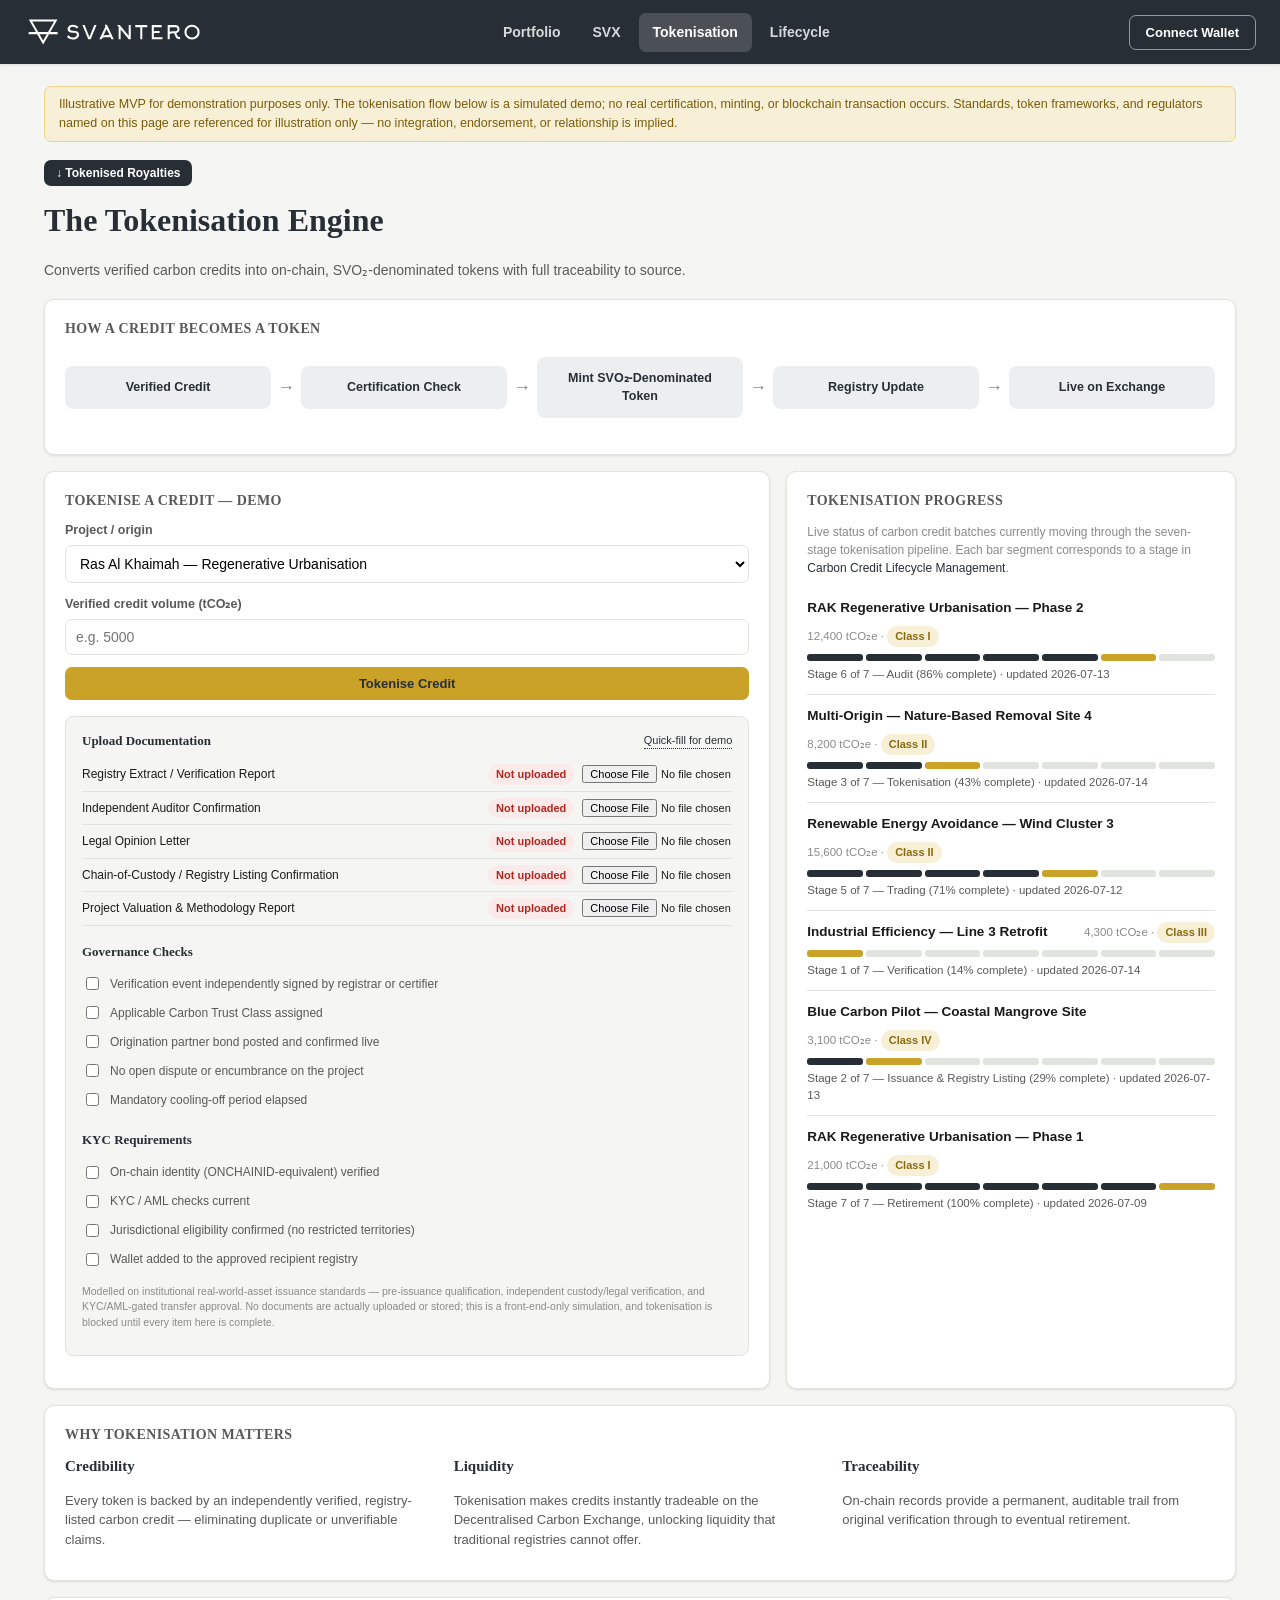
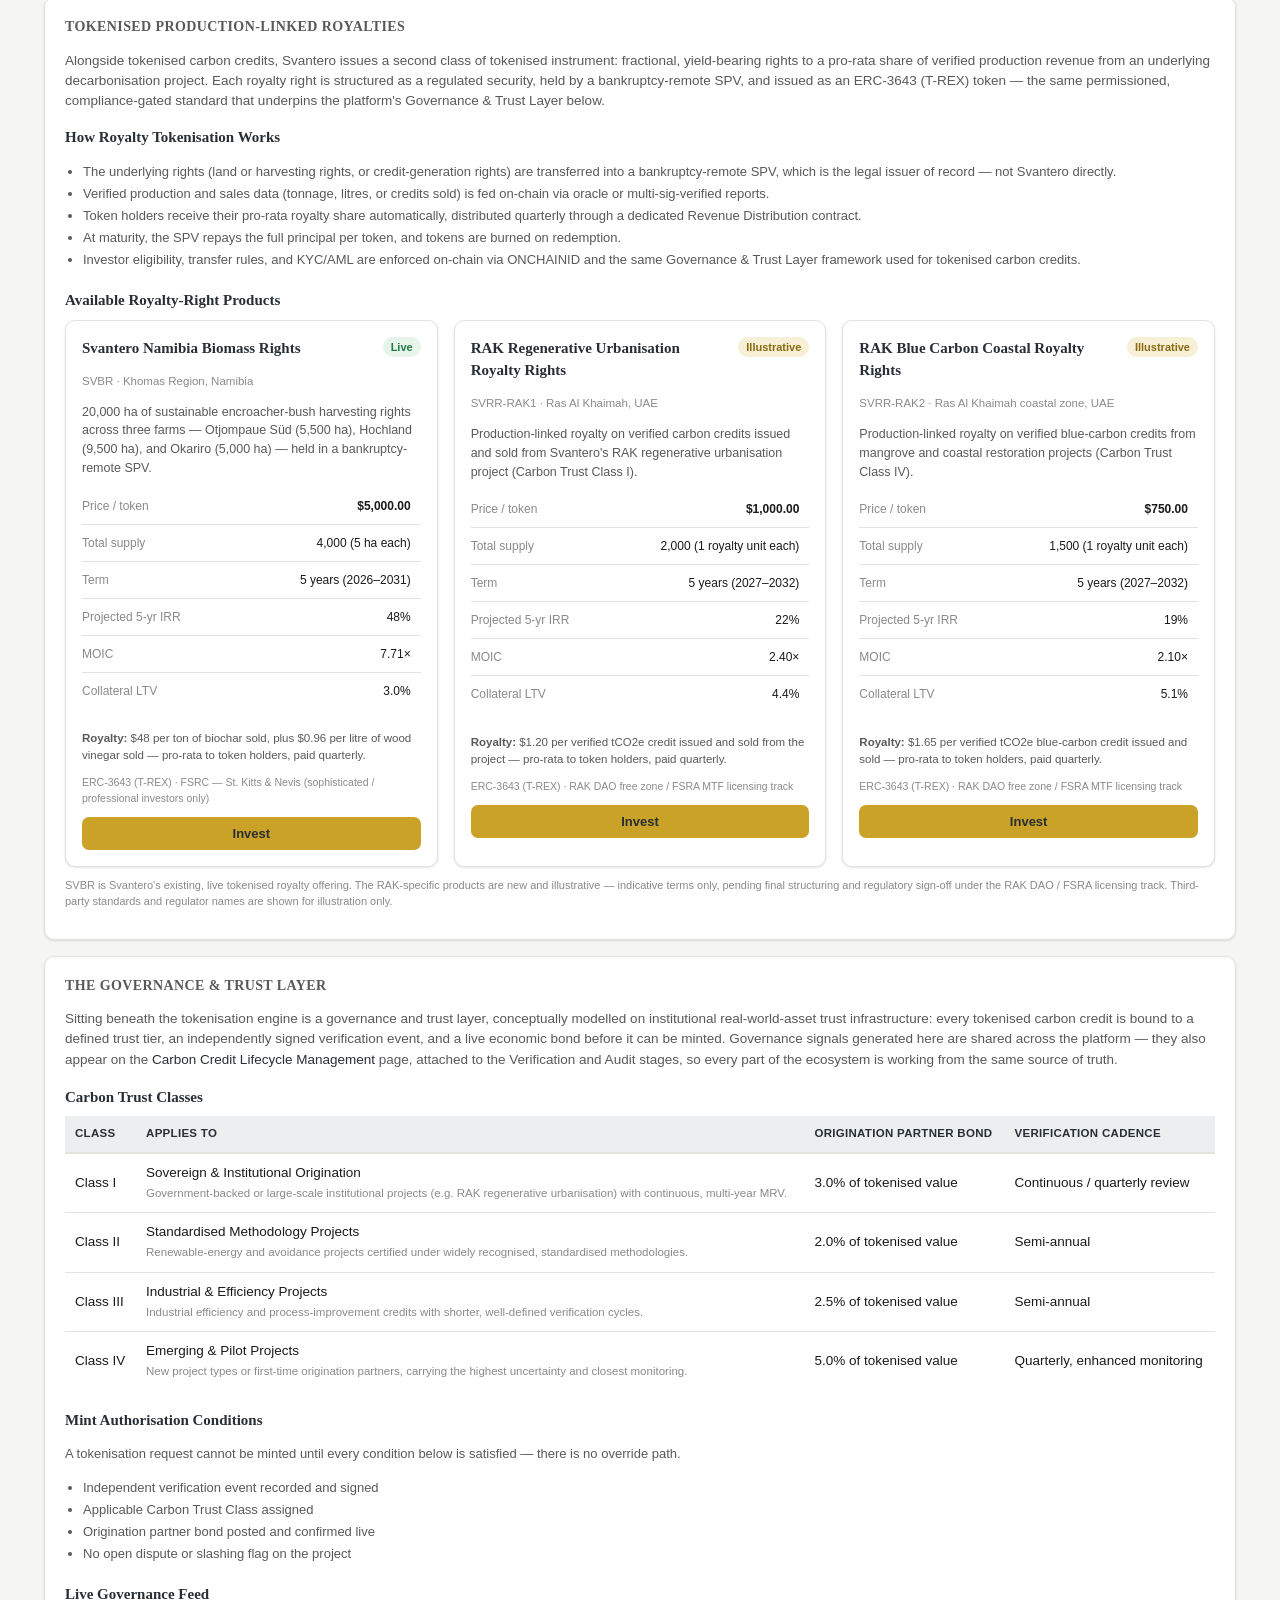
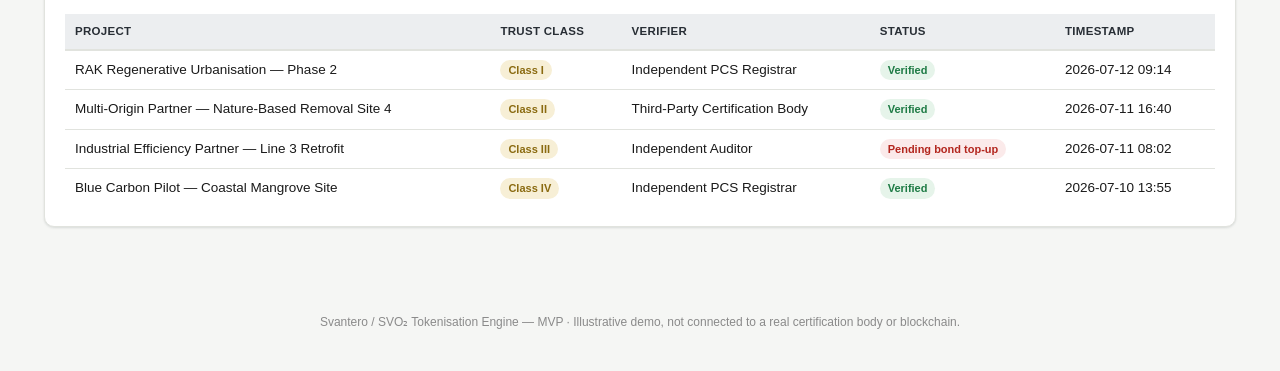
<file: tokenisation.html>
<!DOCTYPE html>
<html lang="en">
<head>
<meta charset="UTF-8">
<title>Svantero SVO₂ — Tokenisation Engine (MVP)</title>
<meta name="viewport" content="width=device-width, initial-scale=1">
<meta name="description" content="The Svantero SVO₂ Tokenisation Engine converts verified carbon credits into on-chain, SVO₂-denominated tokens with a governance & trust layer and tokenised production-linked royalties. Illustrative MVP.">
<meta property="og:title" content="Svantero SVO₂ — Tokenisation Engine (MVP)">
<meta property="og:description" content="Verified carbon credits become on-chain tokens, gated by an institutional governance & trust layer. Illustrative demo.">
<meta property="og:type" content="website">
<link rel="icon" type="image/svg+xml" href="data:image/svg+xml,%3Csvg%20xmlns%3D%22http://www.w3.org/2000/svg%22%20viewBox%3D%220%200%20120%20120%22%3E%3Crect%20width%3D%22120%22%20height%3D%22120%22%20fill%3D%22%23282e35%22/%3E%3Cg%20transform%3D%22translate(15,14.865)%22%20fill%3D%22%23C9A227%22%3E%3Cpath%20d%3D%22M5,51h23.677L45,79.271L61.322,51H85v-6H64.786l19.63-34H5.584l19.63,34H5V51z%20M45,68.368L34.972,51h20.055L45,68.368z%20%20%20M14.765,16h60.47L58.492,45H31.508L14.765,16z%22/%3E%3C/g%3E%3C/svg%3E">
<link rel="stylesheet" href="style.css">
</head>
<body>

<header class="site-header" id="site-header"></header>

<div class="page-wrap">

  <div class="disclaimer-banner">
    Illustrative MVP for demonstration purposes only. The tokenisation flow below is a simulated demo; no real
    certification, minting, or blockchain transaction occurs. Standards, token frameworks, and regulators named on
    this page are referenced for illustration only — no integration, endorsement, or relationship is implied.
  </div>

  <div class="page-title">
    <div>
      <button class="btn btn-dark"
        style="margin-bottom:10px;font-size:12px;padding:6px 12px;"
        onclick="document.getElementById('royalty-section').scrollIntoView({behavior:'smooth'})">
        &#8595; Tokenised Royalties
      </button>
      <h1>The Tokenisation Engine</h1>
      <p>Converts verified carbon credits into on-chain, SVO₂-denominated tokens with full traceability to source.</p>
    </div>
  </div>

  <div class="card" style="margin-bottom:16px;">
    <h3>How a Credit Becomes a Token</h3>
    <div class="flow">
      <div class="fnode">Verified Credit</div><div class="arrow">→</div>
      <div class="fnode">Certification Check</div><div class="arrow">→</div>
      <div class="fnode">Mint SVO₂-Denominated Token</div><div class="arrow">→</div>
      <div class="fnode">Registry Update</div><div class="arrow">→</div>
      <div class="fnode">Live on Exchange</div>
    </div>
  </div>

  <div class="grid grid-main" style="margin-bottom:16px;">
    <div class="card">
      <h3>Tokenise a Credit — Demo</h3>
      <div class="field">
        <label for="tok-project">Project / origin</label>
        <select id="tok-project">
          <option>Ras Al Khaimah — Regenerative Urbanisation</option>
          <option>Multi-Origin Partner — Nature-Based Removal</option>
          <option>Multi-Origin Partner — Renewable Energy Avoidance</option>
          <option>Multi-Origin Partner — Industrial Efficiency</option>
        </select>
      </div>
      <div class="field">
        <label for="tok-volume">Verified credit volume (tCO₂e)</label>
        <input type="number" id="tok-volume" placeholder="e.g. 5000" min="0">
      </div>
      <button class="btn btn-primary btn-block" onclick="runTokenisation()">Tokenise Credit</button>

      <div style="margin-top:16px;padding:14px 16px;background:var(--bg);border:1px solid var(--border);border-radius:8px;">
        <div style="display:flex;justify-content:space-between;align-items:center;margin-bottom:8px;">
          <h4 style="margin:0;font-size:13px;">Upload Documentation</h4>
          <span class="link-inline" onclick="quickFillPreflight()">Quick-fill for demo</span>
        </div>
        <div id="tok-doc-list"></div>

        <h4 style="margin:16px 0 8px;font-size:13px;">Governance Checks</h4>
        <div id="tok-gov-checklist"></div>

        <h4 style="margin:16px 0 8px;font-size:13px;">KYC Requirements</h4>
        <div id="tok-kyc-checklist"></div>

        <p style="font-size:10.5px;color:var(--grey-light);margin-top:10px;">
          Modelled on institutional real-world-asset issuance standards — pre-issuance qualification, independent
          custody/legal verification, and KYC/AML-gated transfer approval. No documents are actually uploaded or
          stored; this is a front-end-only simulation, and tokenisation is blocked until every item here is complete.
        </p>
      </div>

      <div id="tok-conditions" style="margin-top:14px;"></div>

      <div class="progress-bar" style="display:none;" id="tok-progress-wrap">
        <div class="fill" id="tok-progress-fill"></div>
      </div>
      <div id="tok-result" style="display:none;margin-top:14px;padding:14px;border-radius:8px;background:var(--primary-pale);font-size:13px;">
        <strong>Tokenisation complete.</strong>
        <div id="tok-result-body" style="margin-top:6px;color:var(--grey);"></div>
      </div>
    </div>

    <div class="card">
      <h3>Tokenisation Progress</h3>
      <p style="font-size:12px;color:var(--grey-light);margin-bottom:10px;">
        Live status of carbon credit batches currently moving through the seven-stage tokenisation pipeline.
        Each bar segment corresponds to a stage in <a href="lifecycle.html">Carbon Credit Lifecycle Management</a>.
      </p>
      <div id="tok-queue-list"></div>
    </div>
  </div>

  <div class="card">
    <h3>Why Tokenisation Matters</h3>
    <div class="grid grid-3">
      <div>
        <h4>Credibility</h4>
        <p style="font-size:13px;color:var(--grey);">Every token is backed by an independently verified, registry-listed carbon credit — eliminating duplicate or unverifiable claims.</p>
      </div>
      <div>
        <h4>Liquidity</h4>
        <p style="font-size:13px;color:var(--grey);">Tokenisation makes credits instantly tradeable on the Decentralised Carbon Exchange, unlocking liquidity that traditional registries cannot offer.</p>
      </div>
      <div>
        <h4>Traceability</h4>
        <p style="font-size:13px;color:var(--grey);">On-chain records provide a permanent, auditable trail from original verification through to eventual retirement.</p>
      </div>
    </div>
  </div>

  <!-- ===================== Tokenised Production-Linked Royalties ===================== -->
  <div class="card" id="royalty-section" style="margin-top:16px;scroll-margin-top:24px;">
    <h3>Tokenised Production-Linked Royalties</h3>
    <p style="font-size:13.5px;color:var(--grey);">
      Alongside tokenised carbon credits, Svantero issues a second class of tokenised instrument: fractional,
      yield-bearing rights to a pro-rata share of verified production revenue from an underlying decarbonisation
      project. Each royalty right is structured as a regulated security, held by a bankruptcy-remote SPV, and
      issued as an ERC-3643 (T-REX) token — the same permissioned, compliance-gated standard that underpins the
      platform's Governance &amp; Trust Layer below.
    </p>

    <h4 style="margin-top:14px;">How Royalty Tokenisation Works</h4>
    <ul style="font-size:13px;color:var(--grey);padding-left:18px;line-height:1.7;">
      <li>The underlying rights (land or harvesting rights, or credit-generation rights) are transferred into a bankruptcy-remote SPV, which is the legal issuer of record — not Svantero directly.</li>
      <li>Verified production and sales data (tonnage, litres, or credits sold) is fed on-chain via oracle or multi-sig-verified reports.</li>
      <li>Token holders receive their pro-rata royalty share automatically, distributed quarterly through a dedicated Revenue Distribution contract.</li>
      <li>At maturity, the SPV repays the full principal per token, and tokens are burned on redemption.</li>
      <li>Investor eligibility, transfer rules, and KYC/AML are enforced on-chain via ONCHAINID and the same Governance &amp; Trust Layer framework used for tokenised carbon credits.</li>
    </ul>

    <h4 style="margin-top:18px;">Available Royalty-Right Products</h4>
    <div class="grid grid-3" id="royalty-products-grid" style="margin-top:8px;"></div>
    <p style="font-size:11px;color:var(--grey-light);margin-top:10px;">
      SVBR is Svantero's existing, live tokenised royalty offering. The RAK-specific products are new and
      illustrative — indicative terms only, pending final structuring and regulatory sign-off under the RAK DAO
      / FSRA licensing track. Third-party standards and regulator names are shown for illustration only.
    </p>
  </div>

  <!-- ===================== Governance & Trust Layer ===================== -->
  <div class="card" style="margin-top:16px;">
    <h3>The Governance &amp; Trust Layer</h3>
    <p style="font-size:13.5px;color:var(--grey);">
      Sitting beneath the tokenisation engine is a governance and trust layer, conceptually modelled on
      institutional real-world-asset trust infrastructure: every tokenised carbon credit is bound to a defined
      trust tier, an independently signed verification event, and a live economic bond before it can be minted.
      Governance signals generated here are shared across the platform — they also appear on the
      <a href="lifecycle.html">Carbon Credit Lifecycle Management</a> page, attached to the Verification and
      Audit stages, so every part of the ecosystem is working from the same source of truth.
    </p>

    <h4 style="margin-top:16px;">Carbon Trust Classes</h4>
    <div class="table-scroll"><table>
      <thead><tr><th>Class</th><th>Applies To</th><th>Origination Partner Bond</th><th>Verification Cadence</th></tr></thead>
      <tbody id="trust-class-body"></tbody>
    </table></div>

    <h4 style="margin-top:18px;">Mint Authorisation Conditions</h4>
    <p style="font-size:13px;color:var(--grey);">A tokenisation request cannot be minted until every condition below is satisfied — there is no override path.</p>
    <ul id="mint-conditions-list" style="font-size:13px;color:var(--grey);padding-left:18px;line-height:1.7;"></ul>

    <h4 style="margin-top:18px;">Live Governance Feed</h4>
    <div class="table-scroll"><table>
      <thead><tr><th>Project</th><th>Trust Class</th><th>Verifier</th><th>Status</th><th>Timestamp</th></tr></thead>
      <tbody id="governance-feed-body"></tbody>
    </table></div>
  </div>

</div>

<div class="modal-overlay" id="royalty-invest-modal" aria-hidden="true">
  <div class="modal" style="max-width:480px;">
    <div class="modal-head"><h4>Invest in Royalty Tokens</h4><button class="modal-close" aria-label="Close" onclick="SVO2.closeModal('royalty-invest-modal')">&times;</button></div>
    <div class="field">
      <label for="royalty-product-select">Product</label>
      <select id="royalty-product-select" onchange="updateRoyaltyCalc()"></select>
    </div>
    <div class="field">
      <label for="royalty-qty">Number of tokens</label>
      <input type="number" id="royalty-qty" placeholder="e.g. 2" min="0" oninput="updateRoyaltyCalc()">
    </div>
    <div id="royalty-calc-output" style="font-size:12.5px;color:var(--grey);margin:10px 0;"></div>
    <button class="btn btn-primary btn-block" onclick="confirmRoyaltyInvest()">Confirm Investment</button>
    <p class="modal-foot-note">Simulated transaction — settles instantly in this demo. Real royalty-right offerings are available to eligible sophisticated / professional investors only, subject to KYC/AML and jurisdictional restrictions.</p>
  </div>
</div>

<div class="footer">
  Svantero / SVO₂ Tokenisation Engine — MVP · Illustrative demo, not connected to a real certification body or blockchain.
</div>

<script src="app.js"></script>
<script>
  if (!window.SVO2) {
    document.querySelector(".page-wrap").innerHTML =
      '<div class="disclaimer-banner">Couldn\'t load the demo engine (app.js). Make sure app.js is in the same folder as this page, then reload.</div>';
  } else {
  SVO2.renderHeader("tokenisation");

  /* ---------------- Tokenisation Progress ---------------- */
  function paintTokenisationQueue() {
    document.getElementById("tok-queue-list").innerHTML = SVO2.tokenisationQueue.map(q => {
      const stageName = SVO2.lifecycleStages[q.stage].name;
      const pct = Math.round(((q.stage + 1) / SVO2.lifecycleStages.length) * 100);
      const segs = SVO2.lifecycleStages.map((s, i) => {
        const cls = i < q.stage ? "filled" : i === q.stage ? "current" : "";
        return `<div class="tok-seg ${cls}" title="${s.name}"></div>`;
      }).join("");
      return `
        <div class="tok-queue-item">
          <div class="tok-queue-head">
            <span class="nm">${q.project}</span>
            <span class="meta">${SVO2.fmt(q.volume)} tCO₂e · <span class="tag tag-gold">${q.trustClass}</span></span>
          </div>
          <div class="tok-stage-bar">${segs}</div>
          <div class="tok-stage-label">Stage ${q.stage + 1} of ${SVO2.lifecycleStages.length} — ${stageName} (${pct}% complete) · updated ${q.updated}</div>
        </div>`;
    }).join("");
  }
  paintTokenisationQueue();

  /* ---------------- Tokenised Production-Linked Royalties ---------------- */
  function paintRoyaltyProducts() {
    document.getElementById("royalty-products-grid").innerHTML = SVO2.royaltyProducts.map(p => `
      <div class="card" style="padding:16px;">
        <div style="display:flex;justify-content:space-between;align-items:start;gap:8px;">
          <h4 style="margin-bottom:2px;">${p.name}</h4>
          <span class="tag ${p.illustrative ? "tag-gold" : "tag-green"}">${p.illustrative ? "Illustrative" : "Live"}</span>
        </div>
        <p style="font-size:11.5px;color:var(--grey-light);margin-bottom:8px;">${p.symbol} · ${p.location}</p>
        <p style="font-size:12.5px;color:var(--grey);margin-bottom:10px;">${p.underlying}</p>
        <div class="table-scroll"><table style="font-size:12px;width:100%;margin-bottom:10px;">
          <tr><td style="color:var(--grey-light);padding:2px 0;">Price / token</td><td style="text-align:right;font-weight:600;">${SVO2.fmtUsd(p.priceUsd)}</td></tr>
          <tr><td style="color:var(--grey-light);padding:2px 0;">Total supply</td><td style="text-align:right;">${SVO2.fmt(p.totalSupply)} (${p.unitLabel} each)</td></tr>
          <tr><td style="color:var(--grey-light);padding:2px 0;">Term</td><td style="text-align:right;">${p.term}</td></tr>
          <tr><td style="color:var(--grey-light);padding:2px 0;">Projected 5-yr IRR</td><td style="text-align:right;">${(p.irr * 100).toFixed(0)}%</td></tr>
          <tr><td style="color:var(--grey-light);padding:2px 0;">MOIC</td><td style="text-align:right;">${p.moic.toFixed(2)}×</td></tr>
          <tr><td style="color:var(--grey-light);padding:2px 0;">Collateral LTV</td><td style="text-align:right;">${(p.ltv * 100).toFixed(1)}%</td></tr>
        </table></div>
        <p style="font-size:11.5px;color:var(--grey);margin-bottom:10px;"><strong>Royalty:</strong> ${p.royaltyDesc}</p>
        <p style="font-size:10.5px;color:var(--grey-light);margin-bottom:10px;">${p.standard} · ${p.regulator}</p>
        <button class="btn btn-primary btn-block" onclick="openRoyaltyModal('${p.id}')">Invest</button>
      </div>
    `).join("");
  }
  paintRoyaltyProducts();

  window.openRoyaltyModal = function (productId) {
    document.getElementById("royalty-product-select").innerHTML = SVO2.royaltyProducts.map(p =>
      `<option value="${p.id}" ${p.id === productId ? "selected" : ""}>${p.name} (${p.symbol})</option>`
    ).join("");
    document.getElementById("royalty-qty").value = "";
    updateRoyaltyCalc();
    SVO2.openModal("royalty-invest-modal");
  };

  window.updateRoyaltyCalc = function () {
    const id = document.getElementById("royalty-product-select").value;
    const p = SVO2.royaltyProducts.find(x => x.id === id);
    const qty = parseFloat(document.getElementById("royalty-qty").value) || 0;
    const out = document.getElementById("royalty-calc-output");
    if (!p) { out.innerHTML = ""; return; }
    const totalCost = qty * p.priceUsd;
    let html = `<div>Total investment: <strong>${SVO2.fmtUsd(totalCost)}</strong></div>
      <div>Projected total cash return (over full term, incl. principal): <strong>${SVO2.fmtUsd(qty * p.totalCashReturn)}</strong></div>`;
    if (p.annualCashflowPerHectare) {
      const rows = p.annualCashflowPerHectare.map(r => {
        const perTokenTotal = (r.royalty + r.principal) * p.hectaresPerToken;
        return `<tr><td>${r.year}</td><td style="text-align:right;">${SVO2.fmtUsd(perTokenTotal * qty)}</td></tr>`;
      }).join("");
      html += `<div class="table-scroll"><table style="width:100%;margin-top:8px;font-size:11.5px;">
        <thead><tr><th>Year</th><th style="text-align:right;">Cash Flow (this holding)</th></tr></thead>
        <tbody>${rows}</tbody>
      </table></div>`;
    }
    out.innerHTML = html;
  };

  window.confirmRoyaltyInvest = function () {
    const id = document.getElementById("royalty-product-select").value;
    const p = SVO2.royaltyProducts.find(x => x.id === id);
    const qty = parseFloat(document.getElementById("royalty-qty").value);
    if (!qty || qty <= 0) { SVO2.showToast("Enter a number of tokens."); return; }
    SVO2.closeModal("royalty-invest-modal");
    SVO2.showToast(`Invested in ${SVO2.fmt(qty)} × ${p.symbol} for ${SVO2.fmtUsd(qty * p.priceUsd)} (simulated).`);
  };

  document.getElementById("trust-class-body").innerHTML = SVO2.trustClasses.map(t =>
    `<tr><td>${t.cls}</td><td>${t.name}<br><span style="color:var(--grey-light);font-size:11.5px;">${t.desc}</span></td><td>${t.bonding}</td><td>${t.cadence}</td></tr>`
  ).join("");

  document.getElementById("mint-conditions-list").innerHTML = SVO2.mintConditions.map(c => `<li id="mint-cond-${SVO2.mintConditions.indexOf(c)}">${c}</li>`).join("");

  function paintGovernanceFeed() {
    document.getElementById("governance-feed-body").innerHTML = SVO2.verificationEvents.map(v =>
      `<tr><td>${v.project}</td><td><span class="tag tag-gold">${v.cls}</span></td><td>${v.verifier}</td>
        <td><span class="tag ${v.status === "Verified" ? "tag-green" : "tag-red"}">${v.status}</span></td><td>${v.ts}</td></tr>`
    ).join("");
  }
  paintGovernanceFeed();

  const PROJECT_TRUST_CLASS = {
    "Ras Al Khaimah — Regenerative Urbanisation": "Class I",
    "Multi-Origin Partner — Nature-Based Removal": "Class II",
    "Multi-Origin Partner — Renewable Energy Avoidance": "Class II",
    "Multi-Origin Partner — Industrial Efficiency": "Class III",
  };

  const PREFLIGHT_DOCS = [
    "Registry Extract / Verification Report",
    "Independent Auditor Confirmation",
    "Legal Opinion Letter",
    "Chain-of-Custody / Registry Listing Confirmation",
    "Project Valuation & Methodology Report",
  ];
  const PREFLIGHT_GOVERNANCE = [
    "Verification event independently signed by registrar or certifier",
    "Applicable Carbon Trust Class assigned",
    "Origination partner bond posted and confirmed live",
    "No open dispute or encumbrance on the project",
    "Mandatory cooling-off period elapsed",
  ];
  const PREFLIGHT_KYC = [
    "On-chain identity (ONCHAINID-equivalent) verified",
    "KYC / AML checks current",
    "Jurisdictional eligibility confirmed (no restricted territories)",
    "Wallet added to the approved recipient registry",
  ];

  function paintPreflight() {
    document.getElementById("tok-doc-list").innerHTML = PREFLIGHT_DOCS.map((d, i) => `
      <div style="display:flex;justify-content:space-between;align-items:center;gap:10px;padding:6px 0;border-bottom:1px solid var(--border);font-size:12px;flex-wrap:wrap;">
        <span>${d}</span>
        <span style="display:flex;align-items:center;gap:8px;">
          <span id="doc-status-${i}" class="tag tag-red">Not uploaded</span>
          <input type="file" id="doc-file-${i}" aria-label="Upload ${d}" style="font-size:11px;max-width:150px;" onchange="markDocUploaded(${i})">
        </span>
      </div>
    `).join("");

    document.getElementById("tok-gov-checklist").innerHTML = PREFLIGHT_GOVERNANCE.map((g, i) => `
      <label style="display:flex;align-items:center;gap:8px;padding:5px 0;font-size:12px;color:var(--grey);cursor:pointer;">
        <input type="checkbox" id="gov-check-${i}"> ${g}
      </label>
    `).join("");

    document.getElementById("tok-kyc-checklist").innerHTML = PREFLIGHT_KYC.map((k, i) => `
      <label style="display:flex;align-items:center;gap:8px;padding:5px 0;font-size:12px;color:var(--grey);cursor:pointer;">
        <input type="checkbox" id="kyc-check-${i}"> ${k}
      </label>
    `).join("");
  }
  paintPreflight();

  window.markDocUploaded = function (i) {
    const fileInput = document.getElementById(`doc-file-${i}`);
    const status = document.getElementById(`doc-status-${i}`);
    if (fileInput.files.length) {
      status.textContent = "Uploaded ✓";
      status.className = "tag tag-green";
    }
  };

  window.quickFillPreflight = function () {
    PREFLIGHT_DOCS.forEach((_, i) => {
      const status = document.getElementById(`doc-status-${i}`);
      status.textContent = "Uploaded ✓";
      status.className = "tag tag-green";
    });
    PREFLIGHT_GOVERNANCE.forEach((_, i) => { document.getElementById(`gov-check-${i}`).checked = true; });
    PREFLIGHT_KYC.forEach((_, i) => { document.getElementById(`kyc-check-${i}`).checked = true; });
    SVO2.showToast("Pre-flight checklist filled for demo purposes.");
  };

  function preflightComplete() {
    const docsOk = PREFLIGHT_DOCS.every((_, i) => document.getElementById(`doc-status-${i}`).textContent.includes("Uploaded"));
    const govOk = PREFLIGHT_GOVERNANCE.every((_, i) => document.getElementById(`gov-check-${i}`).checked);
    const kycOk = PREFLIGHT_KYC.every((_, i) => document.getElementById(`kyc-check-${i}`).checked);
    return docsOk && govOk && kycOk;
  }

  window.runTokenisation = function () {
    const project = document.getElementById("tok-project").value;
    const volume = parseFloat(document.getElementById("tok-volume").value);
    if (!volume || volume <= 0) { SVO2.showToast("Enter a verified credit volume."); return; }
    if (!preflightComplete()) {
      SVO2.showToast("Complete document upload, governance checks, and KYC requirements before tokenising.");
      return;
    }
    const trustClass = PROJECT_TRUST_CLASS[project] || "Class II";

    const condList = document.getElementById("tok-conditions");
    condList.innerHTML = SVO2.mintConditions.map((c, i) =>
      `<div id="cond-row-${i}" style="font-size:12.5px;color:var(--grey-light);padding:4px 0;">○ ${c}</div>`
    ).join("");

    const wrap = document.getElementById("tok-progress-wrap");
    const fill = document.getElementById("tok-progress-fill");
    const result = document.getElementById("tok-result");
    result.style.display = "none";
    wrap.style.display = "block";
    fill.style.width = "0%";
    let step = 0;
    const totalSteps = SVO2.mintConditions.length;
    const timer = setInterval(() => {
      step += 1;
      fill.style.width = Math.round((step / totalSteps) * 100) + "%";
      const row = document.getElementById(`cond-row-${step - 1}`);
      if (row) { row.style.color = "var(--primary)"; row.innerHTML = "● " + SVO2.mintConditions[step - 1] + " — satisfied"; }
      if (step >= totalSteps) {
        clearInterval(timer);
        const tokenId = "SVO2-TKN-" + Math.floor(100000 + Math.random() * 900000);
        document.getElementById("tok-result-body").innerHTML =
          `Token ID: <strong>${tokenId}</strong><br>Project: ${project}<br>Trust Class: <strong>${trustClass}</strong>
           <br>Volume tokenised: ${SVO2.fmt(volume)} tCO₂e
           <br>Status: All mint authorisation conditions satisfied — registry-listed and live on SVX.`;
        result.style.display = "block";
        SVO2.showToast(`Tokenised ${SVO2.fmt(volume)} tCO₂e as ${tokenId}, ${trustClass} (simulated).`);

        SVO2.tokenisationQueue.unshift({
          project: project, volume: volume, trustClass: trustClass, stage: 2,
          updated: new Date().toISOString().slice(0, 10),
        });
        paintTokenisationQueue();
      }
    }, 420);
  };
  }
</script>
</body>
</html>
</file>
<file: style.css>
:root{
  --primary:#282e35;
  --primary-light:#454e58;
  --primary-pale:#eceef0;
  --secondary:#C9A227;
  --secondary-pale:#f7efd6;
  --dark:#1A1A1A;
  --grey:#595959;
  --grey-light:#8a8a8a;
  --bg:#F5F6F4;
  --card:#FFFFFF;
  --border:#E1E3DE;
  --success:#1E7B45;
  --danger:#B3261E;
  --radius:10px;
  --shadow:0 1px 3px rgba(40,46,53,0.08), 0 1px 2px rgba(40,46,53,0.06);
}

*{box-sizing:border-box;}
html,body{margin:0;padding:0;}
body{
  font-family:"Segoe UI","Helvetica Neue",Arial,sans-serif;
  background:var(--bg);
  color:var(--dark);
  line-height:1.5;
}
h1,h2,h3,h4{
  font-family:Cambria,Georgia,"Times New Roman",serif;
  color:var(--primary);
  margin:0 0 .5em 0;
}
a{color:var(--primary);text-decoration:none;}
a:hover{text-decoration:underline;}

/* ---------- Header / Nav ---------- */
.site-header{
  background:var(--primary);
  color:#fff;
  display:flex;
  align-items:center;
  justify-content:space-between;
  padding:0 24px;
  height:64px;
  position:sticky;
  top:0;
  z-index:100;
  box-shadow:var(--shadow);
}
.brand{display:flex;align-items:center;gap:10px;font-weight:700;font-size:20px;color:#fff;text-decoration:none;}
.brand:hover{text-decoration:none;opacity:.92;}
.logo-lockup-svg{height:34px;width:auto;display:block;}
.main-nav{display:flex;gap:4px;}
.main-nav a{
  color:rgba(255,255,255,0.82);
  font-size:14px;
  font-weight:600;
  padding:9px 14px;
  border-radius:7px;
  transition:background .15s,color .15s;
}
.main-nav a:hover{background:rgba(255,255,255,0.10);color:#fff;text-decoration:none;}
.main-nav a.active{background:rgba(255,255,255,0.16);color:#fff;}

.nav-toggle{
  display:none;flex-direction:column;justify-content:center;align-items:center;gap:4px;
  width:36px;height:36px;border:none;background:transparent;cursor:pointer;padding:0;flex-shrink:0;
}
.nav-toggle span{width:20px;height:2px;background:#fff;border-radius:2px;transition:transform .2s,opacity .2s;}
.nav-toggle.open span:nth-child(1){transform:translateY(6px) rotate(45deg);}
.nav-toggle.open span:nth-child(2){opacity:0;}
.nav-toggle.open span:nth-child(3){transform:translateY(-6px) rotate(-45deg);}
.nav-scrim{display:none;}

.wallet-area{display:flex;align-items:center;gap:10px;}
#wallet-status{font-size:12px;color:rgba(255,255,255,0.75);display:none;align-items:center;gap:6px;}
#wallet-status .dot{width:8px;height:8px;border-radius:50%;background:#4ADE80;display:inline-block;}
.btn{
  border:none;
  border-radius:7px;
  padding:9px 16px;
  font-size:13px;
  font-weight:600;
  cursor:pointer;
  transition:filter .15s, transform .05s;
  font-family:inherit;
}
.btn:active{transform:translateY(1px);}
.btn-primary{background:var(--secondary);color:var(--primary);}
.btn-primary:hover{filter:brightness(1.06);}
.btn-outline{background:transparent;color:#fff;border:1px solid rgba(255,255,255,0.5);}
.btn-outline:hover{background:rgba(255,255,255,0.1);}
.btn-dark{background:var(--primary);color:#fff;}
.btn-dark:hover{filter:brightness(1.15);}
.btn-sell{background:#fbeaea;color:var(--danger);}
.btn-sell:hover{filter:brightness(0.97);}
.btn-buy{background:#e6f4ea;color:var(--success);}
.btn-buy:hover{filter:brightness(0.97);}
.btn-block{width:100%;}
.btn:disabled{opacity:.5;cursor:not-allowed;}

/* ---------- Layout ---------- */
.page-wrap{max-width:1240px;margin:0 auto;padding:22px 24px 60px;}
.page-title{display:flex;align-items:baseline;justify-content:space-between;flex-wrap:wrap;gap:8px;margin-bottom:18px;}
.page-title p{color:var(--grey);margin:2px 0 0;font-size:14px;}
.disclaimer-banner{
  background:var(--secondary-pale);
  border:1px solid #ecd48a;
  color:#7a5c0a;
  font-size:12.5px;
  padding:8px 14px;
  border-radius:7px;
  margin-bottom:18px;
}

.grid{display:grid;gap:16px;}
.grid-3{grid-template-columns:repeat(3,1fr);}
.grid-main{grid-template-columns:2.1fr 1.3fr;}
.grid-2{grid-template-columns:1fr 1fr;}

.card{
  background:var(--card);
  border:1px solid var(--border);
  border-radius:var(--radius);
  box-shadow:var(--shadow);
  padding:18px 20px;
}
.card h3{font-size:14px;text-transform:uppercase;letter-spacing:.4px;color:var(--grey);margin-bottom:10px;}
.card h4{font-size:15px;margin-bottom:8px;}

.stat-card .value{font-size:28px;font-weight:700;color:var(--primary);font-family:Cambria,Georgia,serif;}
.stat-card .label{font-size:12.5px;color:var(--grey);margin-top:4px;display:flex;align-items:center;gap:6px;}
.stat-card .sub{font-size:11.5px;color:var(--grey-light);margin-top:6px;}
.stat-tile{padding:14px 16px;}
.stat-tile .value{font-size:19px;}
.link-inline{font-size:11px;color:var(--primary);cursor:pointer;border-bottom:1px dotted var(--primary);}

table{width:100%;border-collapse:collapse;font-size:13.5px;}
th{
  text-align:left;
  background:var(--primary-pale);
  color:var(--primary);
  font-size:11.5px;
  text-transform:uppercase;
  letter-spacing:.3px;
  padding:9px 10px;
  border-bottom:2px solid var(--border);
}
td{padding:9px 10px;border-bottom:1px solid var(--border);}
tr:last-child td{border-bottom:none;}
.tag{
  display:inline-block;
  font-size:11px;
  font-weight:600;
  padding:2px 8px;
  border-radius:20px;
}
.tag-green{background:#e6f4ea;color:var(--success);}
.tag-red{background:#fbeaea;color:var(--danger);}
.tag-gold{background:var(--secondary-pale);color:#8a6a10;}

.news-item{padding:10px 0;border-bottom:1px solid var(--border);}
.news-item:last-child{border-bottom:none;}
.news-item .src{font-size:11px;color:var(--grey-light);}
.news-item .headline{font-size:13.5px;margin-top:2px;}

.field{margin-bottom:12px;}
.field label{display:block;font-size:12.5px;color:var(--grey);margin-bottom:5px;font-weight:600;}
.field input,.field select{
  width:100%;
  padding:9px 10px;
  border:1px solid var(--border);
  border-radius:7px;
  font-size:14px;
  font-family:inherit;
  background:#fff;
}
.field input:focus,.field select:focus{outline:2px solid var(--primary-light);outline-offset:0;}
.btn-row{display:flex;gap:10px;}

.chart-wrap{display:flex;align-items:center;gap:24px;flex-wrap:wrap;}
.legend{display:flex;flex-direction:column;gap:8px;font-size:12.5px;}
.legend .sw{width:10px;height:10px;border-radius:2px;display:inline-block;margin-right:7px;}

/* ---------- Modal ---------- */
.modal-overlay{
  position:fixed;inset:0;background:rgba(15,25,20,0.55);
  display:none;align-items:center;justify-content:center;z-index:1000;
  padding:20px;
}
.modal-overlay.open{display:flex;}
.modal{
  background:#fff;border-radius:12px;max-width:420px;width:100%;
  padding:24px 26px;box-shadow:0 20px 60px rgba(0,0,0,0.3);
  max-height:90vh;overflow:auto;
}
.modal-head{display:flex;justify-content:space-between;align-items:center;margin-bottom:14px;}
.modal-close{cursor:pointer;font-size:20px;color:var(--grey);border:none;background:none;line-height:1;}
.modal-foot-note{font-size:11px;color:var(--grey-light);margin-top:10px;}

.toast{
  position:fixed;bottom:24px;right:24px;background:var(--primary);color:#fff;
  padding:14px 18px;border-radius:9px;box-shadow:var(--shadow);font-size:13.5px;
  display:flex;align-items:center;gap:10px;z-index:1200;
  opacity:0;transform:translateY(10px);transition:opacity .25s,transform .25s;
  max-width:320px;
}
.toast.show{opacity:1;transform:translateY(0);}
.toast .dot{width:8px;height:8px;border-radius:50%;background:var(--secondary);flex-shrink:0;}

/* ---------- Stepper (lifecycle) ---------- */
.stepper{display:flex;gap:6px;margin:20px 0;flex-wrap:wrap;}
.step{
  flex:1;min-width:110px;background:var(--card);border:1px solid var(--border);
  border-radius:9px;padding:12px 10px;text-align:center;cursor:pointer;
  transition:border-color .15s, background .15s;position:relative;
}
.step:hover{border-color:var(--primary-light);}
.step.active{background:var(--primary);color:#fff;border-color:var(--primary);}
.step .num{
  width:22px;height:22px;border-radius:50%;background:var(--primary-pale);color:var(--primary);
  display:inline-flex;align-items:center;justify-content:center;font-size:11.5px;font-weight:700;margin-bottom:6px;
}
.step.active .num{background:var(--secondary);color:var(--primary);}
.step .name{font-size:12px;font-weight:600;}

/* ---------- Tokenisation flow ---------- */
.flow{display:flex;align-items:center;gap:6px;flex-wrap:wrap;margin:18px 0;}
.flow .fnode{background:var(--primary-pale);color:var(--primary);border-radius:8px;padding:12px 14px;font-size:12.5px;font-weight:600;text-align:center;flex:1;min-width:120px;}
.flow .arrow{color:var(--grey-light);font-size:18px;}

.progress-bar{height:8px;background:var(--border);border-radius:4px;overflow:hidden;margin:14px 0;}
.progress-bar .fill{height:100%;background:var(--secondary);width:0%;transition:width .4s;}

.footer{
  text-align:center;color:var(--grey-light);font-size:12px;padding:26px 20px 40px;
}

.badge-list{display:flex;flex-wrap:wrap;gap:8px;margin-top:10px;}
.badge-item{background:var(--primary-pale);color:var(--primary);font-size:11.5px;padding:4px 10px;border-radius:20px;}

/* ---------------- Tokenisation progress tracker ---------------- */
.tok-queue-item{padding:11px 0;border-bottom:1px solid var(--border);}
.tok-queue-item:last-child{border-bottom:none;}
.tok-queue-head{display:flex;justify-content:space-between;align-items:baseline;gap:8px;flex-wrap:wrap;margin-bottom:7px;}
.tok-queue-head .nm{font-size:13.5px;font-weight:600;color:var(--dark);}
.tok-queue-head .meta{font-size:11.5px;color:var(--grey-light);}
.tok-stage-bar{display:flex;gap:3px;margin-bottom:5px;}
.tok-seg{flex:1;height:7px;border-radius:3px;background:var(--border);}
.tok-seg.filled{background:var(--primary);}
.tok-seg.current{background:var(--secondary);}
.tok-stage-label{font-size:11.5px;color:var(--grey);}

@media (max-width:900px){
  .grid-3,.grid-main,.grid-2{grid-template-columns:1fr;}

  .site-header{padding:0 14px;}
  .nav-toggle{display:flex;}
  .main-nav{
    display:flex;flex-direction:column;gap:2px;
    position:fixed;top:64px;left:0;right:0;
    background:var(--primary);
    padding:8px 14px 14px;
    box-shadow:0 8px 20px rgba(0,0,0,0.18);
    transform:translateY(-8px);opacity:0;pointer-events:none;
    transition:transform .18s ease,opacity .18s ease;
    z-index:120;max-height:calc(100vh - 64px);overflow-y:auto;
  }
  .main-nav.open{transform:translateY(0);opacity:1;pointer-events:auto;}
  .main-nav a{padding:12px 14px;font-size:15px;}
  .nav-scrim.open{
    display:block;position:fixed;inset:64px 0 0 0;background:rgba(0,0,0,0.35);z-index:110;
  }
}

/* ---------- Horizontally-scrolling tables (mobile/tablet) ---------- */
.table-scroll{width:100%;overflow-x:auto;-webkit-overflow-scrolling:touch;}
.table-scroll table{width:100%;}

/* ---------- Prevent iOS/mobile Safari auto-zoom on form focus ---------- */
@media (max-width:1024px){
  input,select,textarea{font-size:16px !important;}
}

/* ---------- Small-phone field stacking ---------- */
@media (max-width:480px){
  .svi-inline-fields,.tv-btn-group{flex-wrap:wrap;}
  .svi-inline-fields{grid-template-columns:1fr;}
  .btn-row{flex-wrap:wrap;}
}

/* ==========================================================================
   SVX — trading terminal shell (IG Index-inspired layout, SVO2 palette)
   ========================================================================== */
.svx-shell{
  --svx-bg:#14171b;
  --svx-panel:#1c2126;
  --svx-panel-alt:#181c21;
  --svx-border:#33393f;
  --svx-text:#eef0f2;
  --svx-text-dim:#8b93a0;
  --svx-buy:#1ea34c;
  --svx-sell:#d4453f;
  background:var(--svx-bg);
  color:var(--svx-text);
  min-height:calc(100vh - 64px);
}
.svx-shell a{color:inherit;}
.svx-topbar{
  display:flex;align-items:center;justify-content:space-between;flex-wrap:wrap;gap:10px;
  background:var(--svx-panel);border-bottom:1px solid var(--svx-border);
  padding:10px 20px;
}
.svx-tabs{display:flex;gap:4px;flex-wrap:wrap;}
.svx-tab{
  padding:8px 14px;border-radius:7px;font-size:13px;font-weight:600;color:var(--svx-text-dim);
  cursor:pointer;border:1px solid transparent;
}
.svx-tab:hover{color:var(--svx-text);}
.svx-tab.active{background:var(--svx-bg);color:var(--secondary);border-color:var(--svx-border);}
.svx-account-strip{display:flex;gap:22px;flex-wrap:wrap;font-size:12px;color:var(--svx-text-dim);}
.svx-account-strip b{color:var(--svx-text);font-size:13px;display:block;font-family:Cambria,Georgia,serif;}
.svx-body{display:grid;grid-template-columns:250px 1fr 280px;gap:0;align-items:start;}
.svx-sidebar{
  background:var(--svx-panel-alt);border-right:1px solid var(--svx-border);
  padding:14px 12px;min-height:70vh;
}
.svx-search{
  width:100%;padding:8px 10px;border-radius:6px;border:1px solid var(--svx-border);
  background:var(--svx-bg);color:var(--svx-text);font-size:12.5px;margin-bottom:14px;
}
.svx-nav-item{
  padding:8px 10px;border-radius:6px;font-size:13px;font-weight:600;color:var(--svx-text-dim);
  cursor:pointer;margin-bottom:2px;
}
.svx-nav-item:hover{color:var(--svx-text);background:rgba(255,255,255,0.03);}
.svx-nav-item.active{background:rgba(201,162,39,0.12);color:var(--secondary);}
.svx-side-head{font-size:10.5px;text-transform:uppercase;letter-spacing:.5px;color:var(--svx-text-dim);margin:16px 0 6px;}
.svx-watch-row{
  display:flex;justify-content:space-between;align-items:center;padding:7px 6px;border-radius:6px;
  cursor:pointer;font-size:12px;
}
.svx-watch-row:hover{background:rgba(255,255,255,0.04);}
.svx-watch-row.active{background:rgba(201,162,39,0.14);}
.svx-watch-row .nm{color:var(--svx-text);}
.svx-watch-row .px{display:flex;gap:8px;}
.svx-up{color:var(--svx-buy);}
.svx-down{color:var(--svx-sell);}

.svx-main{padding:16px 18px;min-height:70vh;}
.svx-panel{
  background:var(--svx-panel);border:1px solid var(--svx-border);border-radius:10px;
  padding:16px 18px;margin-bottom:14px;
}
.svx-panel h3{color:var(--svx-text);font-size:13px;text-transform:uppercase;letter-spacing:.4px;margin-bottom:12px;border:none;}
.svx-panel h4{color:var(--svx-text);font-size:14px;}
.svx-instrument-head{display:flex;align-items:baseline;gap:14px;flex-wrap:wrap;margin-bottom:10px;}
.svx-instrument-head .nm{font-family:Cambria,Georgia,serif;font-size:18px;color:var(--svx-text);}
.svx-instrument-head .px{font-size:20px;font-weight:700;color:var(--secondary);}
.svx-instrument-head .chg{font-size:13px;}
.svx-grid-main{display:grid;grid-template-columns:2.1fr 1fr;gap:14px;align-items:start;}
.svx-grid-trade{display:grid;grid-template-columns:minmax(0,1fr) 300px;gap:14px;align-items:start;}

.svx-deal-btns{display:grid;grid-template-columns:1fr 1fr;gap:8px;margin-bottom:12px;}
.svx-deal-btn{
  border-radius:8px;padding:12px;text-align:center;cursor:pointer;border:1px solid var(--svx-border);
  transition:filter .15s;
}
.svx-deal-btn:hover{filter:brightness(1.15);}
.svx-deal-btn .lbl{font-size:11px;color:var(--svx-text-dim);text-transform:uppercase;}
.svx-deal-btn .prc{font-size:18px;font-weight:700;font-family:Cambria,Georgia,serif;}
.svx-deal-btn.sell{background:rgba(212,69,63,0.14);color:var(--svx-sell);}
.svx-deal-btn.buy{background:rgba(30,163,76,0.14);color:var(--svx-buy);}

/* Compact overrides scoped to the narrow trade column only (order book + deal
   buttons + swap widget) — the same shared classes stay full-size elsewhere
   (e.g. the Staking tab's "Amount to stake" field). */
.svx-trade-col{min-width:0;}
.svx-mode-toggle{width:100%;margin-bottom:10px;}
.svx-mode-toggle button{flex:1;text-align:center;}
.svx-trade-col .tv-depth-row{padding:3px 6px;font-size:10.5px;}
.svx-trade-col .tv-spread-row{padding:4px 0;font-size:10px;}
.svx-trade-col .svx-deal-btns{gap:6px;margin-bottom:8px;}
.svx-trade-col .svx-deal-btn{padding:8px;}
.svx-trade-col .svx-deal-btn .lbl{font-size:9.5px;}
.svx-trade-col .svx-deal-btn .prc{font-size:14px;}
.svx-trade-col .svx-field{margin-bottom:7px;}
.svx-trade-col .svx-field label{font-size:10.5px;margin-bottom:3px;}
.svx-trade-col .svx-field input,.svx-trade-col .svx-field select{padding:6px 8px;font-size:12px;}

.svx-swap-flip{
  width:24px;height:24px;border-radius:50%;background:var(--svx-bg);border:1px solid var(--svx-border);
  display:flex;align-items:center;justify-content:center;margin:-8px auto 8px;cursor:pointer;
  font-size:13px;color:var(--svx-text-dim);position:relative;z-index:1;
}
.svx-swap-flip:hover{color:var(--secondary);border-color:var(--secondary);}
.swap-out-value{
  padding:6px 8px;border-radius:6px;border:1px solid var(--svx-border);background:var(--svx-bg);
  color:var(--svx-text);font-size:13px;font-weight:700;font-family:Consolas,Menlo,monospace;
  display:flex;align-items:center;
}
.svx-swap-meta{font-size:10px;color:var(--svx-text-dim);line-height:1.9;margin:8px 0;}
.svx-swap-meta div{display:flex;justify-content:space-between;gap:8px;}
.svx-swap-meta span{color:var(--svx-text);font-family:Consolas,Menlo,monospace;text-align:right;}
.svx-swap-meta span.impact-high{color:var(--svx-sell);}

.svx-field label{display:block;font-size:11.5px;color:var(--svx-text-dim);margin-bottom:5px;font-weight:600;}
.svx-field{margin-bottom:10px;}
.svx-field input,.svx-field select{
  width:100%;padding:8px 9px;border-radius:6px;border:1px solid var(--svx-border);
  background:var(--svx-bg);color:var(--svx-text);font-size:13px;font-family:inherit;
}
.svx-table{width:100%;border-collapse:collapse;font-size:12.5px;}
.svx-table th{
  text-align:left;background:transparent;color:var(--svx-text-dim);font-size:10.5px;text-transform:uppercase;letter-spacing:.3px;
  padding:6px 8px;border-bottom:1px solid var(--svx-border);font-weight:600;
}
.svx-table td{padding:7px 8px;border-bottom:1px solid var(--svx-border);color:var(--svx-text);}
.svx-table tr:last-child td{border-bottom:none;}
.svx-table tr:hover td{background:rgba(255,255,255,0.02);}

.svx-feed{
  background:var(--svx-panel-alt);border-left:1px solid var(--svx-border);
  padding:14px 14px;min-height:70vh;
}
.svx-feed-tabs{display:flex;gap:14px;font-size:12px;color:var(--svx-text-dim);margin-bottom:10px;border-bottom:1px solid var(--svx-border);padding-bottom:8px;}
.svx-feed-tabs span.active{color:var(--secondary);font-weight:700;}
.svx-news-item{padding:9px 0;border-bottom:1px solid var(--svx-border);font-size:12px;}
.svx-news-item .src{color:var(--secondary);font-weight:700;font-size:11px;}
.svx-news-item .hl{color:var(--svx-text-dim);margin-top:3px;}

.svx-bottom-tabs{display:flex;gap:16px;font-size:12.5px;font-weight:600;color:var(--svx-text-dim);
  border-bottom:1px solid var(--svx-border);margin-bottom:10px;}
.svx-bottom-tabs span{padding-bottom:8px;cursor:pointer;border-bottom:2px solid transparent;}
.svx-bottom-tabs span.active{color:var(--svx-text);border-color:var(--secondary);}
.svx-empty-state{color:var(--svx-text-dim);font-size:12.5px;padding:20px 0;text-align:center;}

.svx-stat-tile{background:var(--svx-panel-alt);border:1px solid var(--svx-border);border-radius:8px;padding:12px 14px;}
.svx-stat-tile .lbl{font-size:11px;color:var(--svx-text-dim);text-transform:uppercase;letter-spacing:.3px;}
.svx-stat-tile .val{font-size:19px;font-weight:700;color:var(--svx-text);font-family:Cambria,Georgia,serif;margin-top:4px;}

.svx-pool-card{
  background:var(--svx-panel-alt);border:1px solid var(--svx-border);border-radius:10px;padding:16px 18px;
}
.svx-pool-card .apy{font-size:24px;font-weight:700;color:var(--secondary);font-family:Cambria,Georgia,serif;}
.svx-badge{
  display:inline-block;font-size:10.5px;font-weight:700;padding:2px 8px;border-radius:20px;
  background:rgba(201,162,39,0.16);color:var(--secondary);
}
.svx-badge.buy{background:rgba(30,163,76,0.16);color:var(--svx-buy);}
.svx-badge.sell{background:rgba(212,69,63,0.16);color:var(--svx-sell);}

@media (max-width:1050px){
  .svx-body{grid-template-columns:1fr;}
  .svx-sidebar,.svx-feed{min-height:auto;border:none;border-bottom:1px solid var(--svx-border);}
  .svx-grid-main,.svx-grid-trade{grid-template-columns:1fr;}
  /* Show the trading panel first on narrow screens, watchlist and news below. */
  .svx-main{order:1;}
  .svx-sidebar{order:2;}
  .svx-feed{order:3;}
  .svx-account-strip{gap:14px;}
}

@media (max-width:640px){
  .svx-topbar{padding:8px 12px;}
  .svx-main{padding:12px 12px;}
  .svx-sidebar,.svx-feed{padding:12px 12px;}
  .tv-ticker{gap:12px;}
  .page-wrap{padding:16px 14px 40px;}
}

/* ==========================================================================
   TradingView-style ticker header, chart toolbar, candle chart, order book
   ========================================================================== */
.tv-mono{font-family:Consolas,Menlo,"SF Mono",monospace;}

.tv-ticker{display:flex;align-items:baseline;gap:22px;flex-wrap:wrap;margin-bottom:10px;}
.tv-ticker .pair{font-family:Cambria,Georgia,serif;font-size:17px;color:var(--svx-text);}
.tv-ticker .last-price{font-size:24px;font-weight:700;font-family:Consolas,Menlo,monospace;}
.tv-ticker .last-price.up{color:#0ECB81;}
.tv-ticker .last-price.down{color:#F6465D;}
.tv-ticker .chg-badge{font-size:12px;font-weight:700;padding:3px 9px;border-radius:5px;font-family:Consolas,Menlo,monospace;}
.tv-ticker .chg-badge.up{background:rgba(14,203,129,0.14);color:#0ECB81;}
.tv-ticker .chg-badge.down{background:rgba(246,70,93,0.14);color:#F6465D;}
.tv-ticker .stat{font-size:11px;color:var(--svx-text-dim);}
.tv-ticker .stat b{display:block;font-size:12.5px;color:var(--svx-text);font-family:Consolas,Menlo,monospace;font-weight:600;margin-top:1px;}

.tv-toolbar{display:flex;align-items:center;justify-content:space-between;flex-wrap:wrap;gap:10px;
  margin-bottom:8px;padding-bottom:8px;border-bottom:1px solid var(--svx-border);}
.tv-btn-group{display:flex;gap:2px;background:var(--svx-bg);border-radius:7px;padding:2px;}
.tv-btn-group button{
  background:none;border:none;color:var(--svx-text-dim);font-size:11.5px;font-weight:600;
  padding:5px 10px;border-radius:5px;cursor:pointer;font-family:inherit;
}
.tv-btn-group button:hover{color:var(--svx-text);}
.tv-btn-group button.active{background:var(--svx-panel);color:var(--secondary);}

.tv-chart-wrap{position:relative;}
.tv-tooltip{
  display:none;position:absolute;top:6px;z-index:5;background:rgba(12,26,21,0.95);
  border:1px solid var(--svx-border);border-radius:6px;padding:8px 10px;font-size:11px;
  font-family:Consolas,Menlo,monospace;color:var(--svx-text);line-height:1.6;pointer-events:none;
  min-width:150px;
}

.tv-depth-row{position:relative;padding:6px 8px;font-size:12px;font-family:Consolas,Menlo,monospace;
  display:flex;justify-content:space-between;overflow:hidden;border-radius:3px;margin-bottom:1px;}
.tv-depth-bar{position:absolute;top:0;bottom:0;right:0;z-index:0;}
.tv-depth-bar.bid{background:rgba(14,203,129,0.16);}
.tv-depth-bar.ask{background:rgba(246,70,93,0.16);}
.tv-depth-row span{position:relative;z-index:1;}
.tv-depth-row .p.bid{color:#0ECB81;}
.tv-depth-row .p.ask{color:#F6465D;}
.tv-spread-row{font-size:11px;color:var(--svx-text-dim);text-align:center;padding:6px 0;
  border-top:1px solid var(--svx-border);border-bottom:1px solid var(--svx-border);margin:4px 0;font-family:Consolas,Menlo,monospace;}

.tv-watch-spark{flex-shrink:0;}
.svx-watch-row{gap:8px;}
.svx-watch-row .px{align-items:center;}

/* ==========================================================================
   SVX — Institutional Desk (sub-accounts, risk, connectivity, clearing,
   data/analytics) — native components, sharing the .svx-shell dark palette.
   ========================================================================== */
.svx-shell{
  --svi-gold:var(--secondary);
  --svi-gold-bright:#dab948;
  --svi-gold-dim:rgba(201,162,39,.16);
  --svi-accent-line:rgba(201,162,39,.22);
  --svi-mono:"IBM Plex Mono","SFMono-Regular",Consolas,"Liberation Mono",Menlo,monospace;
  --svi-danger-bg:rgba(212,69,63,.14);
  --svi-buy-bg:rgba(30,163,76,.14);
  background-image:
    radial-gradient(ellipse 900px 420px at 12% -10%, rgba(201,162,39,.05), transparent 60%),
    radial-gradient(ellipse 700px 380px at 100% 0%, rgba(30,163,76,.04), transparent 55%);
}

.svx-shell .svx-account-strip b,
.svx-shell .svx-watch-row .px,
.svx-shell .tv-depth-row,
.svx-shell .tv-spread-row,
.svx-shell .last-price,
.svx-shell .stat,
.svx-shell .svx-deal-btn .prc,
.svi-mono-num{
  font-variant-numeric:tabular-nums;
}

.svi-pro-badge{
  display:inline-flex;align-items:center;gap:5px;font-size:10px;font-weight:700;
  letter-spacing:.08em;text-transform:uppercase;color:var(--svx-bg);
  background:linear-gradient(135deg,var(--svi-gold-bright),var(--svi-gold));
  padding:3px 8px 3px 7px;border-radius:20px;
}
.svi-pro-badge svg{width:10px;height:10px;}

.svi-wrap{padding:2px 0 24px;}
.svi-subnav{
  display:flex;gap:6px;flex-wrap:wrap;margin-bottom:16px;
  border-bottom:1px solid var(--svx-border);padding-bottom:10px;
}
.svi-subnav button{
  font:inherit;cursor:pointer;background:var(--svx-panel-alt);border:1px solid var(--svx-border);
  color:var(--svx-text-dim);padding:7px 13px;border-radius:20px;font-size:12px;font-weight:600;
  letter-spacing:.02em;transition:all .15s;
}
.svi-subnav button:hover{color:var(--svx-text);border-color:var(--svi-gold-dim);}
.svi-subnav button.active{background:var(--svi-gold-dim);border-color:var(--svi-gold);color:var(--svi-gold-bright);}

.svi-grid{display:grid;gap:14px;}
.svi-grid-2{grid-template-columns:1fr 1fr;}
.svi-grid-3{grid-template-columns:repeat(3,1fr);}
.svi-grid-4{grid-template-columns:repeat(4,1fr);}
@media (max-width:1100px){
  .svi-grid-2,.svi-grid-3,.svi-grid-4{grid-template-columns:1fr;}
}

.svi-card{background:var(--svx-panel);border:1px solid var(--svx-border);border-radius:10px;padding:16px 18px;}
.svi-card h4{
  margin:0 0 4px;font-size:11px;letter-spacing:.08em;text-transform:uppercase;color:var(--svx-text-dim);
  font-family:"Segoe UI","Helvetica Neue",Arial,sans-serif;display:flex;align-items:center;justify-content:space-between;
}
.svi-card .svi-big{font-family:var(--svi-mono);font-size:22px;font-weight:700;color:var(--svx-text);margin-top:6px;}
.svi-card p.svi-desc{font-size:12px;color:var(--svx-text-dim);line-height:1.5;margin:8px 0 0;}
.svi-desc{font-size:12px;color:var(--svx-text-dim);line-height:1.5;}

.svi-section-title{
  font-size:12.5px;text-transform:uppercase;letter-spacing:.08em;color:var(--svi-gold-bright);
  font-weight:700;margin:22px 0 10px;display:flex;align-items:center;gap:8px;
}
.svi-section-title:first-child{margin-top:0;}
.svi-section-title::after{content:"";flex:1;height:1px;background:linear-gradient(90deg,var(--svi-accent-line),transparent);}

.svi-table{width:100%;border-collapse:collapse;font-size:12.5px;}
.svi-table th{
  text-align:left;background:transparent;font-size:10.5px;text-transform:uppercase;letter-spacing:.06em;color:var(--svx-text-dim);
  border-bottom:1px solid var(--svx-border);padding:8px 10px;font-weight:600;
}
.svi-table td{padding:9px 10px;border-bottom:1px solid rgba(255,255,255,.04);color:var(--svx-text);}
.svi-table tr:last-child td{border-bottom:none;}
.svi-table tr:hover td{background:rgba(255,255,255,.02);}

.svi-chip{
  display:inline-flex;align-items:center;gap:4px;font-size:10.5px;font-weight:700;
  padding:2px 8px;border-radius:20px;letter-spacing:.02em;
}
.svi-chip.ok{background:var(--svi-buy-bg);color:var(--svx-buy);}
.svi-chip.warn{background:rgba(218,185,72,.16);color:var(--svi-gold-bright);}
.svi-chip.bad{background:var(--svi-danger-bg);color:var(--svx-sell);}
.svi-chip.neutral{background:rgba(255,255,255,.06);color:var(--svx-text-dim);}

.svi-btn{
  font:inherit;cursor:pointer;border-radius:7px;padding:9px 16px;font-weight:700;font-size:12.5px;
  border:1px solid var(--svi-gold);background:transparent;color:var(--svi-gold-bright);transition:all .15s;
}
.svi-btn:hover{background:var(--svi-gold-dim);}
.svi-btn.solid{background:var(--svi-gold);color:var(--svx-bg);}
.svi-btn.solid:hover{background:var(--svi-gold-bright);}
.svi-btn.ghost{border-color:var(--svx-border);color:var(--svx-text-dim);}
.svi-btn.ghost:hover{color:var(--svx-text);border-color:var(--svx-text-dim);}
.svi-btn:disabled{opacity:.4;cursor:not-allowed;}
.svi-btn.small{padding:5px 10px;font-size:11px;}

.svi-field{margin-bottom:12px;}
.svi-field label{
  display:block;font-size:11px;color:var(--svx-text-dim);margin-bottom:5px;
  text-transform:uppercase;letter-spacing:.05em;
}
.svi-field input,.svi-field select{
  width:100%;background:var(--svx-panel-alt);border:1px solid var(--svx-border);color:var(--svx-text);
  border-radius:6px;padding:9px 10px;font-size:13px;font-family:inherit;
}
.svi-field select{font-family:var(--svi-mono);}
.svi-field input:focus,.svi-field select:focus{outline:none;border-color:var(--svi-gold);}
.svi-field .svi-hint{font-size:10.5px;color:var(--svx-text-dim);margin-top:4px;}
.svi-otype-field select{font-weight:700;}
.svi-inline-fields{display:grid;grid-template-columns:1fr 1fr;gap:10px;}

.svi-progress{height:6px;border-radius:4px;background:var(--svx-panel-alt);overflow:hidden;border:1px solid var(--svx-border);}
.svi-progress > span{display:block;height:100%;background:linear-gradient(90deg,var(--svi-gold),var(--svi-gold-bright));transition:width .3s ease;}

.svi-slider-row{display:flex;align-items:center;gap:12px;}
.svi-slider-row input[type=range]{flex:1;accent-color:var(--svi-gold);}
.svi-slider-val{font-family:var(--svi-mono);font-size:13px;min-width:64px;text-align:right;}

.svi-subaccount{
  border:1px solid var(--svx-border);border-radius:10px;padding:14px 16px;background:var(--svx-panel-alt);
  cursor:pointer;transition:border-color .15s, background .15s;
}
.svi-subaccount.active{border-color:var(--svi-gold);background:var(--svi-gold-dim);}
.svi-subaccount h5{margin:0 0 6px;font-size:13px;color:var(--svx-text);}
.svi-sa-meta{font-size:11px;color:var(--svx-text-dim);display:flex;justify-content:space-between;margin-top:3px;}

.svi-console{
  background:#000;border:1px solid var(--svx-border);border-radius:8px;padding:12px 14px;
  font-family:var(--svi-mono);font-size:11.5px;line-height:1.65;height:230px;overflow-y:auto;color:#8ce8a8;
}
.svi-console .svi-log-time{color:#5c6b73;margin-right:8px;}
.svi-console .svi-log-tag{color:var(--svi-gold-bright);margin-right:6px;}
.svi-console .svi-log-line{white-space:pre-wrap;word-break:break-all;}
.svi-console .svi-log-line.err{color:var(--svx-sell);}

.svi-stat-tile{
  text-align:center;padding:14px 8px;border:1px solid var(--svx-border);border-radius:10px;background:var(--svx-panel-alt);
}
.svi-stat-tile .svi-stat-val{font-family:var(--svi-mono);font-size:20px;font-weight:700;color:var(--svx-text);}
.svi-stat-tile .svi-stat-lbl{font-size:10.5px;color:var(--svx-text-dim);text-transform:uppercase;letter-spacing:.05em;margin-top:4px;}

.svi-l3-row{
  display:grid;grid-template-columns:70px 60px 1fr 90px 70px;gap:8px;padding:5px 10px;
  font-family:var(--svi-mono);font-size:11px;border-bottom:1px solid rgba(255,255,255,.03);
  animation:svi-fadein .4s ease;
}
@keyframes svi-fadein{from{opacity:0;background:rgba(201,162,39,.12);}to{opacity:1;}}
.svi-l3-row.add .svi-l3-side{color:var(--svx-buy);}
.svi-l3-row.cancel .svi-l3-side{color:var(--svx-text-dim);}
.svi-l3-row.match .svi-l3-side{color:var(--svi-gold-bright);}

.svi-otype-desc{
  font-size:11px;color:var(--svx-text-dim);background:var(--svx-panel-alt);border:1px solid var(--svx-border);
  border-left:2px solid var(--svi-gold);padding:8px 10px;border-radius:0 6px 6px 0;margin:-2px 0 12px;line-height:1.5;
}
.svi-risk-panel{background:var(--svx-panel-alt);border:1px solid var(--svx-border);border-radius:8px;padding:10px 12px;margin:10px 0;}
.svi-risk-panel .svi-risk-title{
  font-size:10.5px;text-transform:uppercase;letter-spacing:.06em;color:var(--svx-text-dim);
  margin-bottom:6px;display:flex;justify-content:space-between;align-items:center;
}
.svi-risk-line{display:flex;justify-content:space-between;align-items:center;font-size:11.5px;padding:3px 0;}
.svi-check-sub{color:var(--svx-text-dim);font-size:11px;}
.svi-exec-log{margin-top:10px;font-size:11px;color:var(--svx-text-dim);max-height:110px;overflow-y:auto;}
.svi-exec-log .svi-exec-line{padding:3px 0;border-bottom:1px dashed rgba(255,255,255,.05);}
.svi-exec-log .svi-exec-line b{color:var(--svx-text);}

.svi-collateral-bar{display:flex;height:26px;border-radius:6px;overflow:hidden;border:1px solid var(--svx-border);}
.svi-collateral-bar span{display:flex;align-items:center;justify-content:center;font-size:10px;font-family:var(--svi-mono);color:var(--svx-bg);font-weight:700;}

.svi-flowline{display:flex;align-items:center;gap:6px;flex-wrap:wrap;margin:14px 0;}
.svi-flowline .svi-fnode{
  background:var(--svx-panel-alt);border:1px solid var(--svx-border);color:var(--svx-text);border-radius:8px;
  padding:10px 12px;font-size:11.5px;font-weight:600;text-align:center;flex:1;min-width:110px;
}
.svi-flowline .svi-arrow{color:var(--svx-text-dim);font-size:16px;}

.svi-note{font-size:11px;color:var(--svx-text-dim);border-top:1px solid var(--svx-border);margin-top:16px;padding-top:12px;line-height:1.6;}

/* ==========================================================================
   Accessibility — visible focus for keyboard users. Applies to the many
   div/span controls that app.js now exposes as role="button" tabindex="0",
   plus native controls. Gold ring on the dark SVX shell, primary elsewhere.
   ========================================================================== */
:focus-visible{outline:2px solid var(--secondary);outline-offset:2px;border-radius:4px;}
.svx-shell :focus-visible{outline:2px solid var(--svi-gold-bright);outline-offset:2px;}
[role="button"]{cursor:pointer;}
.modal-close:focus-visible{outline:2px solid var(--primary);}
/* Respect reduced-motion preferences for the animated feed rows/toasts. */
@media (prefers-reduced-motion:reduce){
  *,*::before,*::after{animation-duration:.001ms !important;transition-duration:.001ms !important;}
}

/* ==========================================================================
   Spread-Analysis study (Bilateral Executions + Data & Analytics)
   ========================================================================== */
.spread-analysis{display:flex;flex-direction:column;gap:12px;}
.spread-top{display:grid;grid-template-columns:minmax(0,1fr) 200px;gap:12px;align-items:stretch;}
.spread-bottom{display:grid;grid-template-columns:minmax(0,1fr) 210px;gap:12px;align-items:stretch;}
.spread-chart-main,.spread-chart-spread,.spread-chart-hist,.spread-summary{
  background:var(--svx-panel-alt);border:1px solid var(--svx-border);border-radius:8px;padding:9px 11px;
}
.spread-panel-label{font-size:10px;text-transform:uppercase;letter-spacing:.06em;color:var(--svx-text-dim);margin-bottom:6px;}
.spread-summary-title{
  font-size:10.5px;text-transform:uppercase;letter-spacing:.06em;color:var(--svi-gold-bright);
  font-weight:700;margin-bottom:8px;
}
.spread-summary-row{
  display:flex;justify-content:space-between;gap:10px;font-size:11px;font-family:var(--svi-mono);
  padding:3.5px 0;border-bottom:1px solid rgba(255,255,255,.04);
}
.spread-summary-row:last-child{border-bottom:none;}
.spread-summary-row span:first-child{color:var(--svx-text-dim);}
.spread-summary-row span:last-child{color:var(--svx-text);font-weight:600;}
.spread-picker{display:grid;grid-template-columns:1fr 1fr auto;gap:10px;align-items:end;margin-bottom:12px;}
@media (max-width:900px){
  .spread-top,.spread-bottom{grid-template-columns:1fr;}
  .spread-picker{grid-template-columns:1fr 1fr;}
}

/* ==========================================================================
   Bilateral Executions — OTC / TOMS-style dealer desk
   ========================================================================== */
.toms-blotter{overflow-x:auto;-webkit-overflow-scrolling:touch;border:1px solid var(--svx-border);border-radius:8px;}
.toms-table{width:100%;border-collapse:collapse;font-family:var(--svi-mono);font-size:11px;min-width:860px;}
.toms-table th{
  position:sticky;top:0;background:var(--svx-panel);color:var(--svx-text-dim);text-align:right;
  font-size:9.5px;text-transform:uppercase;letter-spacing:.04em;font-weight:600;
  padding:7px 9px;border-bottom:1px solid var(--svx-border);white-space:nowrap;
}
.toms-table th:nth-child(1),.toms-table th:nth-child(2){text-align:left;}
.toms-table td{padding:6px 9px;border-bottom:1px solid rgba(255,255,255,.04);color:var(--svx-text);text-align:right;white-space:nowrap;}
.toms-table td:nth-child(1),.toms-table td:nth-child(2){text-align:left;}
.toms-table tr{cursor:pointer;}
.toms-table tbody tr:hover td{background:rgba(201,162,39,.06);}
.toms-table tr.selected td{background:rgba(201,162,39,.12);}
.toms-sec{color:var(--svx-text);font-weight:600;}
.toms-px-bid{color:var(--svx-buy);}
.toms-px-ask{color:var(--svx-sell);}
.toms-sz-cell{position:relative;min-width:78px;}
.toms-sz-bar{position:absolute;top:3px;bottom:3px;right:9px;background:rgba(201,162,39,.28);border-radius:2px;z-index:0;}
.toms-sz-cell span{position:relative;z-index:1;}
.axe-tag{
  display:inline-block;font-family:"Segoe UI",Arial,sans-serif;font-size:8.5px;font-weight:700;letter-spacing:.04em;
  padding:1px 5px;border-radius:3px;background:var(--svi-gold);color:var(--svx-bg);
}
.axe-tag.runz{background:var(--svx-buy);}
.axe-tag.none{background:transparent;color:var(--svx-text-dim);border:1px solid var(--svx-border);}
.toms-score{display:inline-block;width:46px;height:8px;border-radius:2px;background:linear-gradient(90deg,var(--svi-gold),transparent);vertical-align:middle;}

.rfq-cpty-list{display:flex;flex-direction:column;gap:5px;margin:4px 0 12px;}
.rfq-cpty-opt{
  display:flex;align-items:center;gap:8px;font-size:11.5px;color:var(--svx-text);
  padding:6px 9px;border:1px solid var(--svx-border);border-radius:6px;background:var(--svx-panel-alt);cursor:pointer;
}
.rfq-cpty-opt input{accent-color:var(--svi-gold);}
.rfq-cpty-opt:hover{border-color:var(--svi-gold-dim);}
.rfq-quote-row{
  display:grid;grid-template-columns:1fr auto auto auto;gap:8px;align-items:center;font-family:var(--svi-mono);
  font-size:11.5px;padding:7px 10px;border:1px solid var(--svx-border);border-radius:6px;margin-bottom:5px;background:var(--svx-panel-alt);
}
.rfq-quote-row.best{border-color:var(--svi-gold);background:var(--svi-gold-dim);}
.rfq-quote-row .cpty{font-family:"Segoe UI",Arial,sans-serif;color:var(--svx-text);}
.rfq-quote-row .q-px{color:var(--svx-text);font-weight:700;}
.rfq-quote-badge{font-size:9px;font-weight:700;color:var(--svi-gold-bright);text-transform:uppercase;letter-spacing:.04em;}

.cpty-panel-table{width:100%;border-collapse:collapse;font-size:11.5px;}
.cpty-panel-table th{
  text-align:left;color:var(--svx-text-dim);font-size:9.5px;text-transform:uppercase;letter-spacing:.04em;
  padding:6px 8px;border-bottom:1px solid var(--svx-border);font-weight:600;
}
.cpty-panel-table td{padding:7px 8px;border-bottom:1px solid rgba(255,255,255,.04);color:var(--svx-text);}
.cpty-activity{font-family:var(--svi-mono);font-size:11px;}
.cpty-activity .sell{color:var(--svx-sell);}
.cpty-activity .buy{color:var(--svx-buy);}
.cpty-fb{display:inline-flex;gap:6px;}
.cpty-fb button{
  background:none;border:1px solid var(--svx-border);border-radius:5px;color:var(--svx-text-dim);
  cursor:pointer;font-size:11px;padding:2px 6px;line-height:1;
}
.cpty-fb button:hover{color:var(--svx-text);border-color:var(--svi-gold-dim);}
.cpty-fb button.up.on{color:var(--svx-buy);border-color:var(--svx-buy);}
.cpty-fb button.down.on{color:var(--svx-sell);border-color:var(--svx-sell);}

.settle-status{font-size:10px;font-weight:700;text-transform:uppercase;letter-spacing:.03em;padding:2px 7px;border-radius:20px;}
.settle-status.pending{background:rgba(218,185,72,.16);color:var(--svi-gold-bright);}
.settle-status.confirmed{background:rgba(92,143,214,.16);color:#7fa8e6;}
.settle-status.settled{background:var(--svi-buy-bg);color:var(--svx-buy);}

.bilateral-grid{display:grid;grid-template-columns:1fr 1fr;gap:14px;align-items:start;}
@media (max-width:1000px){.bilateral-grid{grid-template-columns:1fr;}}

/* Small helper utilities (reduce inline styles going forward) */
.u-mono{font-family:var(--svi-mono);}
.u-dim{color:var(--svx-text-dim);}
.u-right{text-align:right;}
</file>
